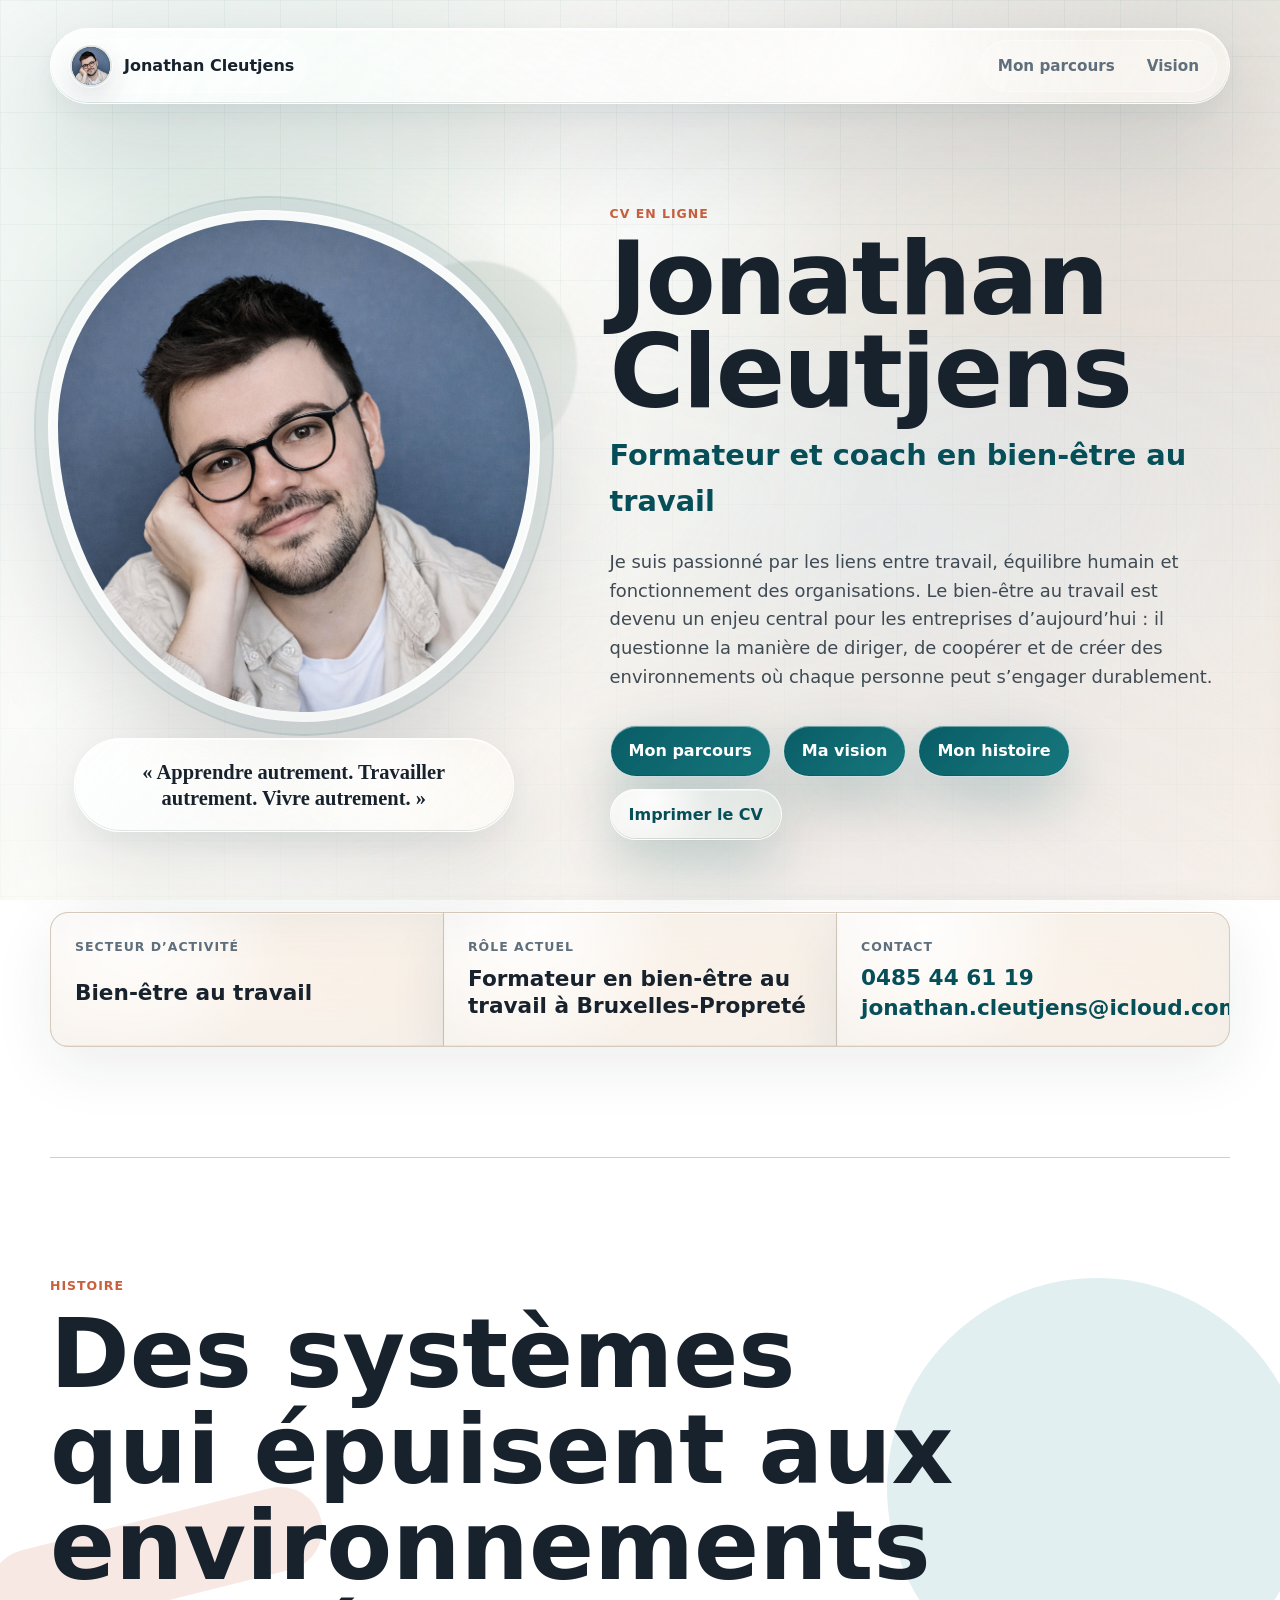
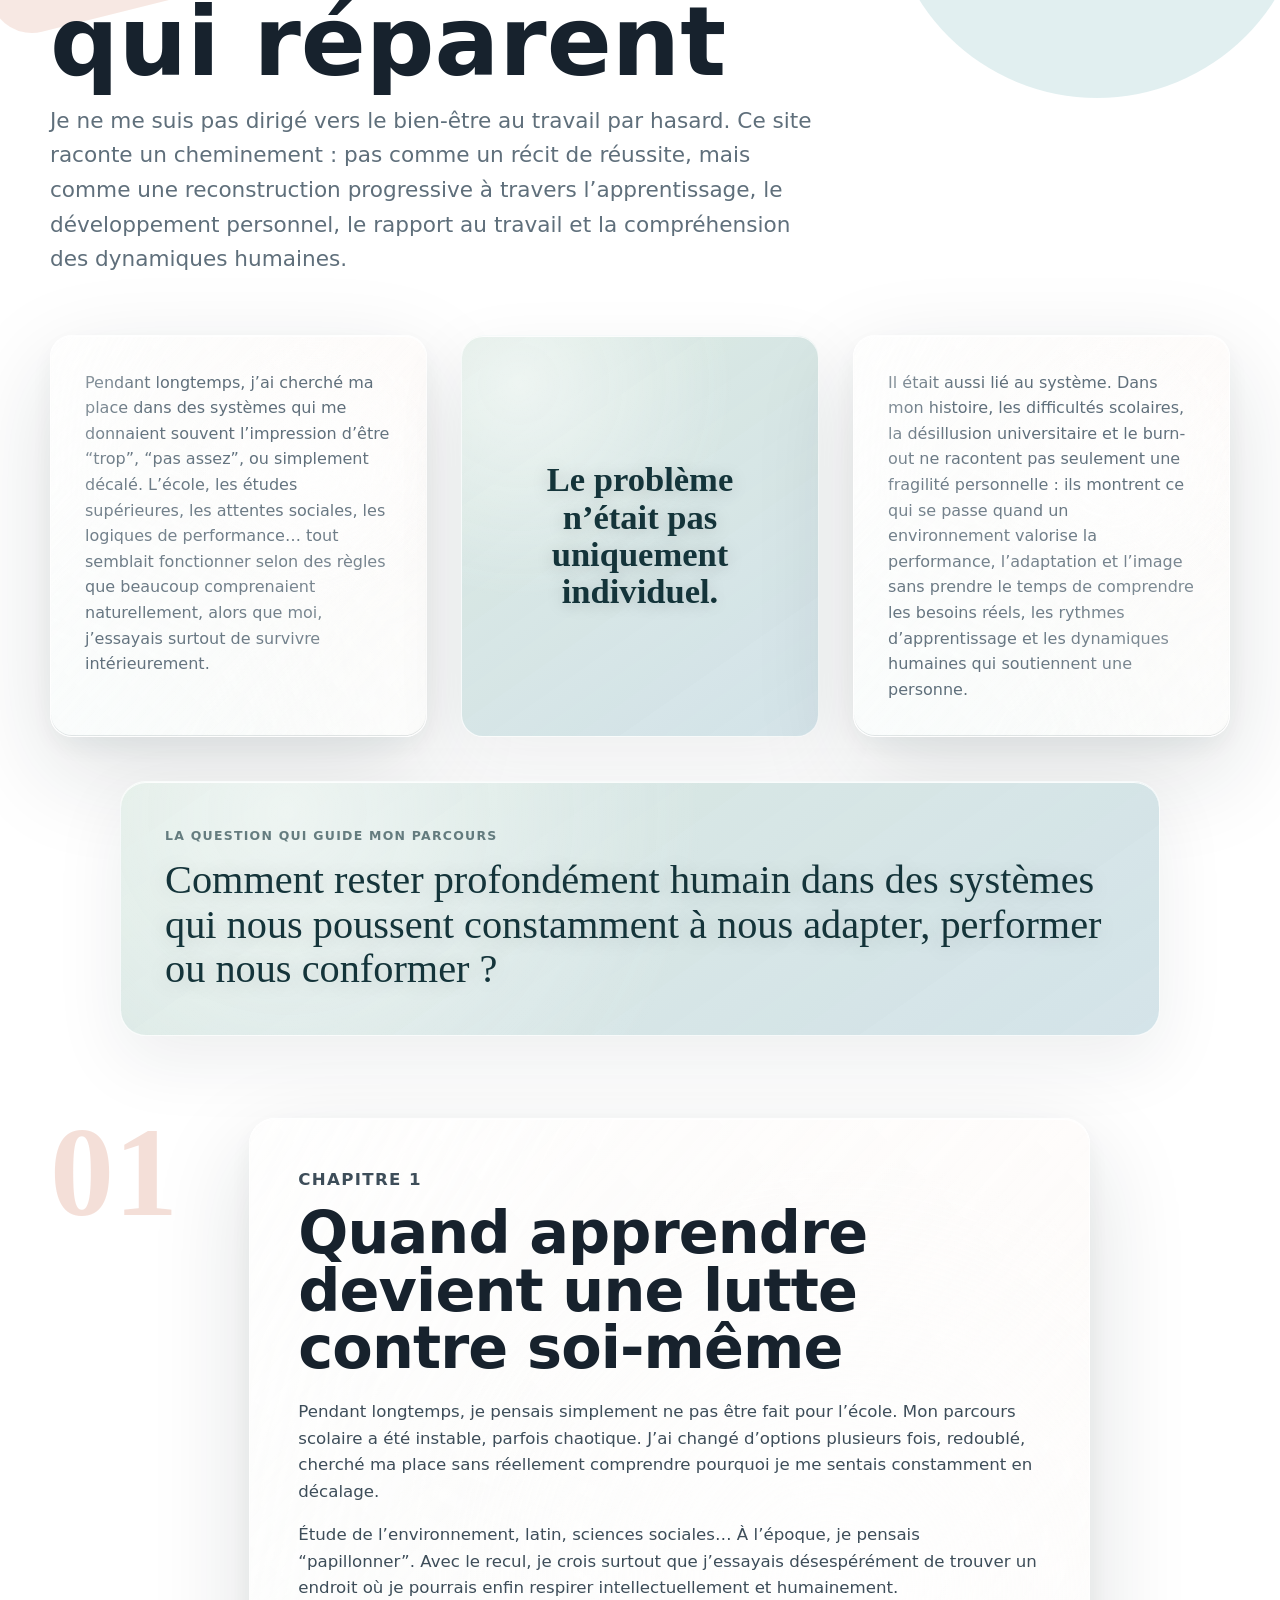
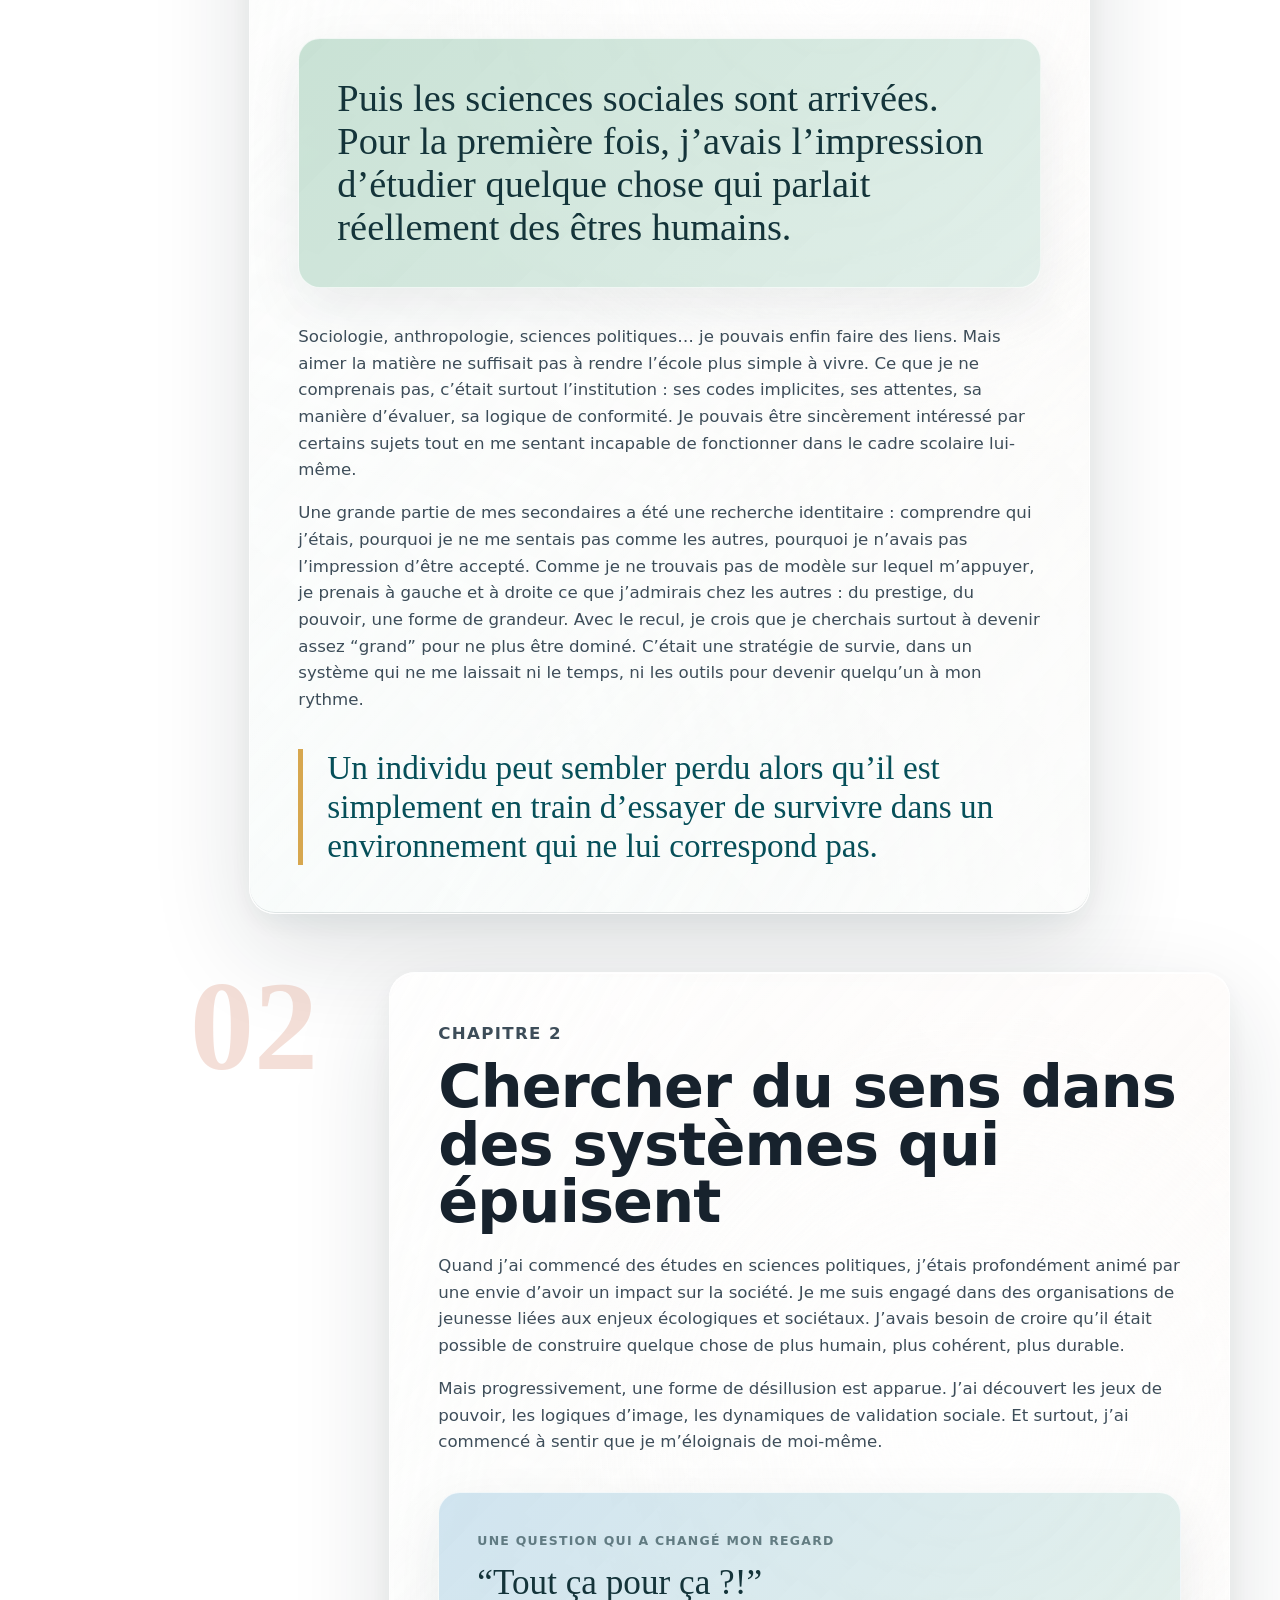
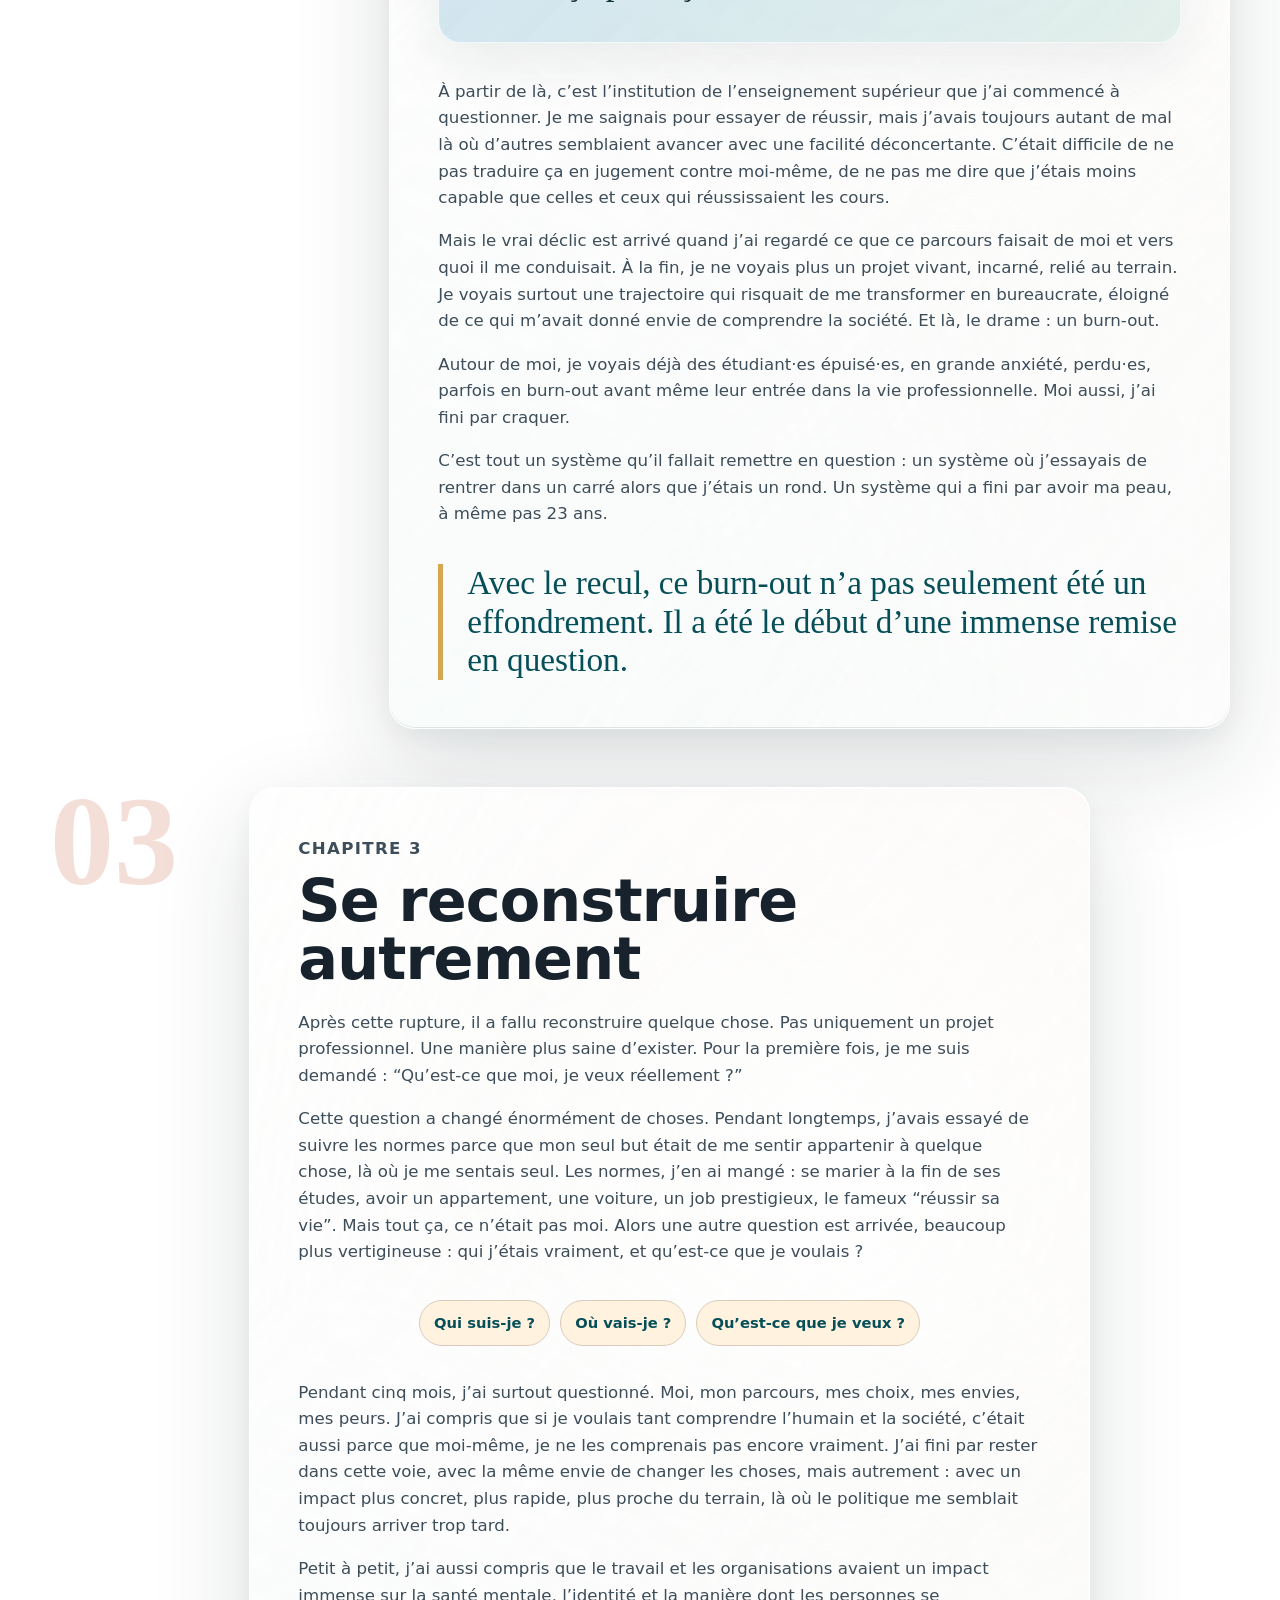
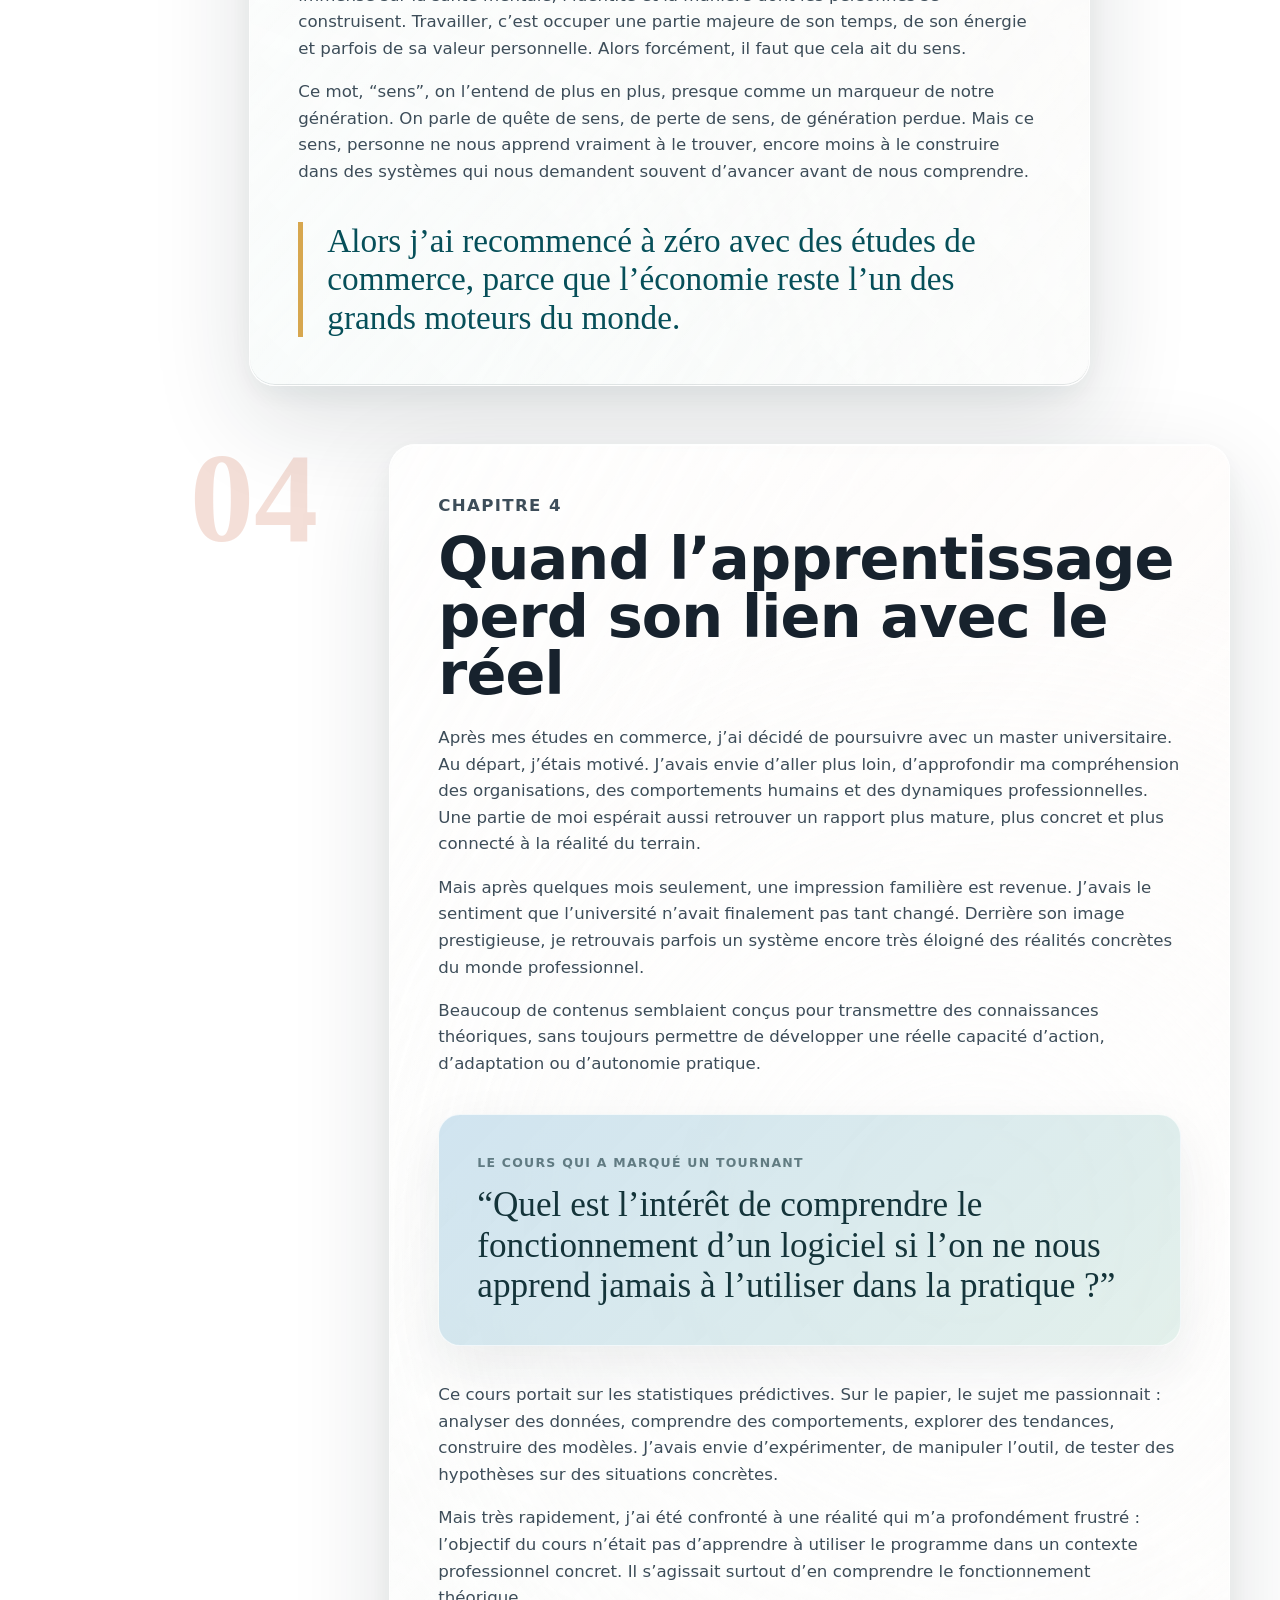
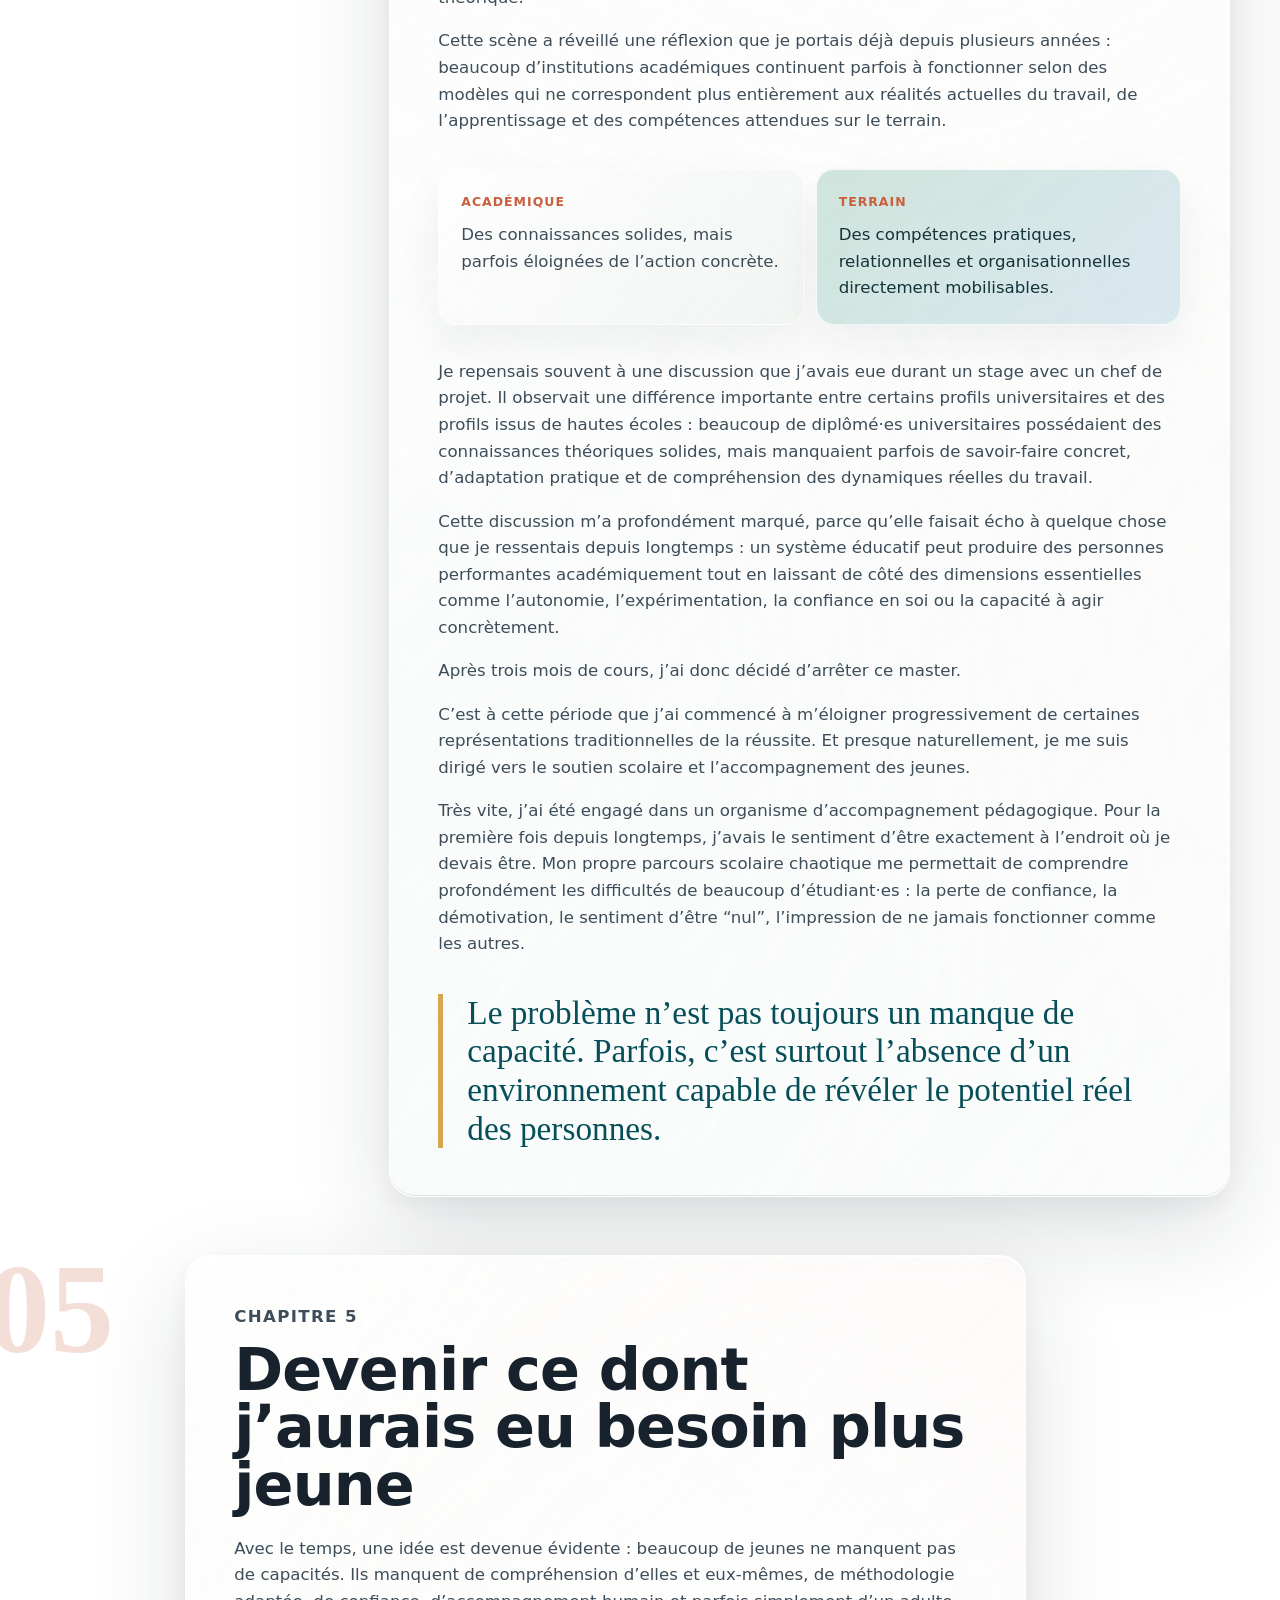
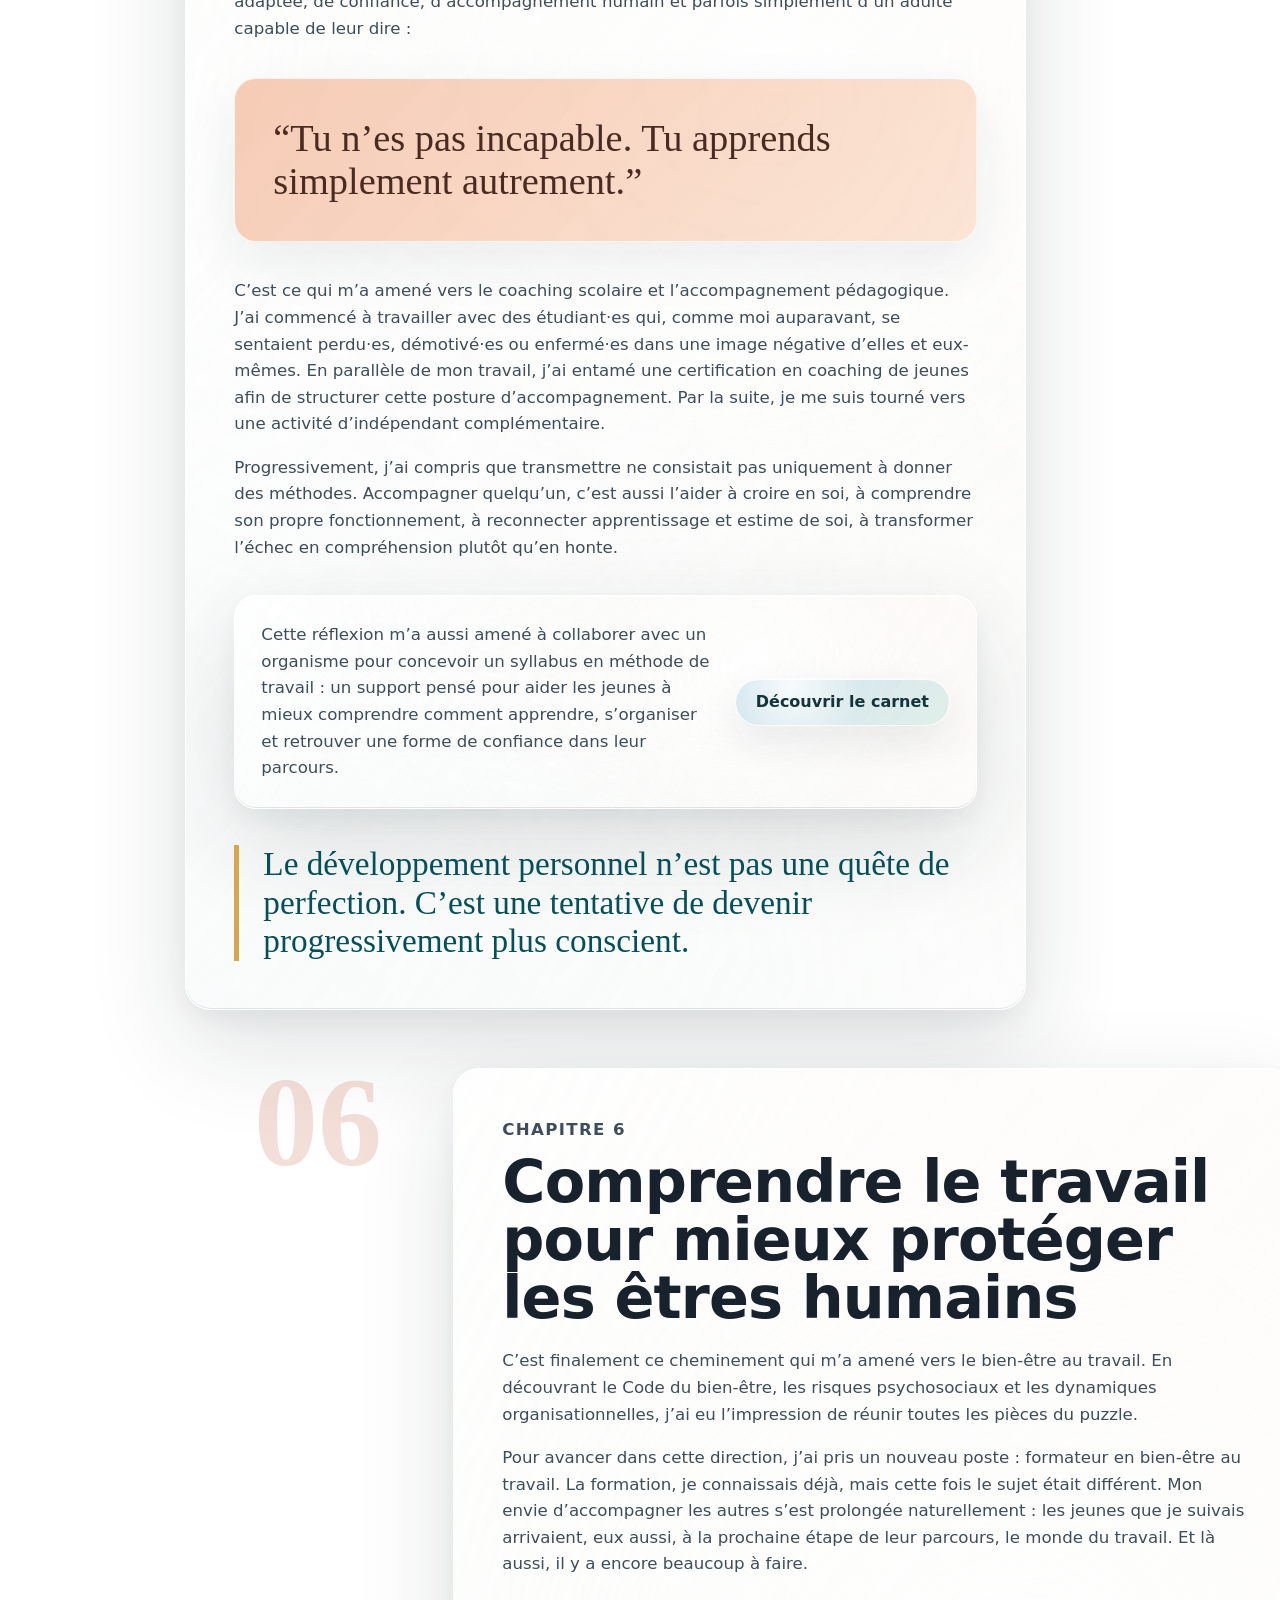
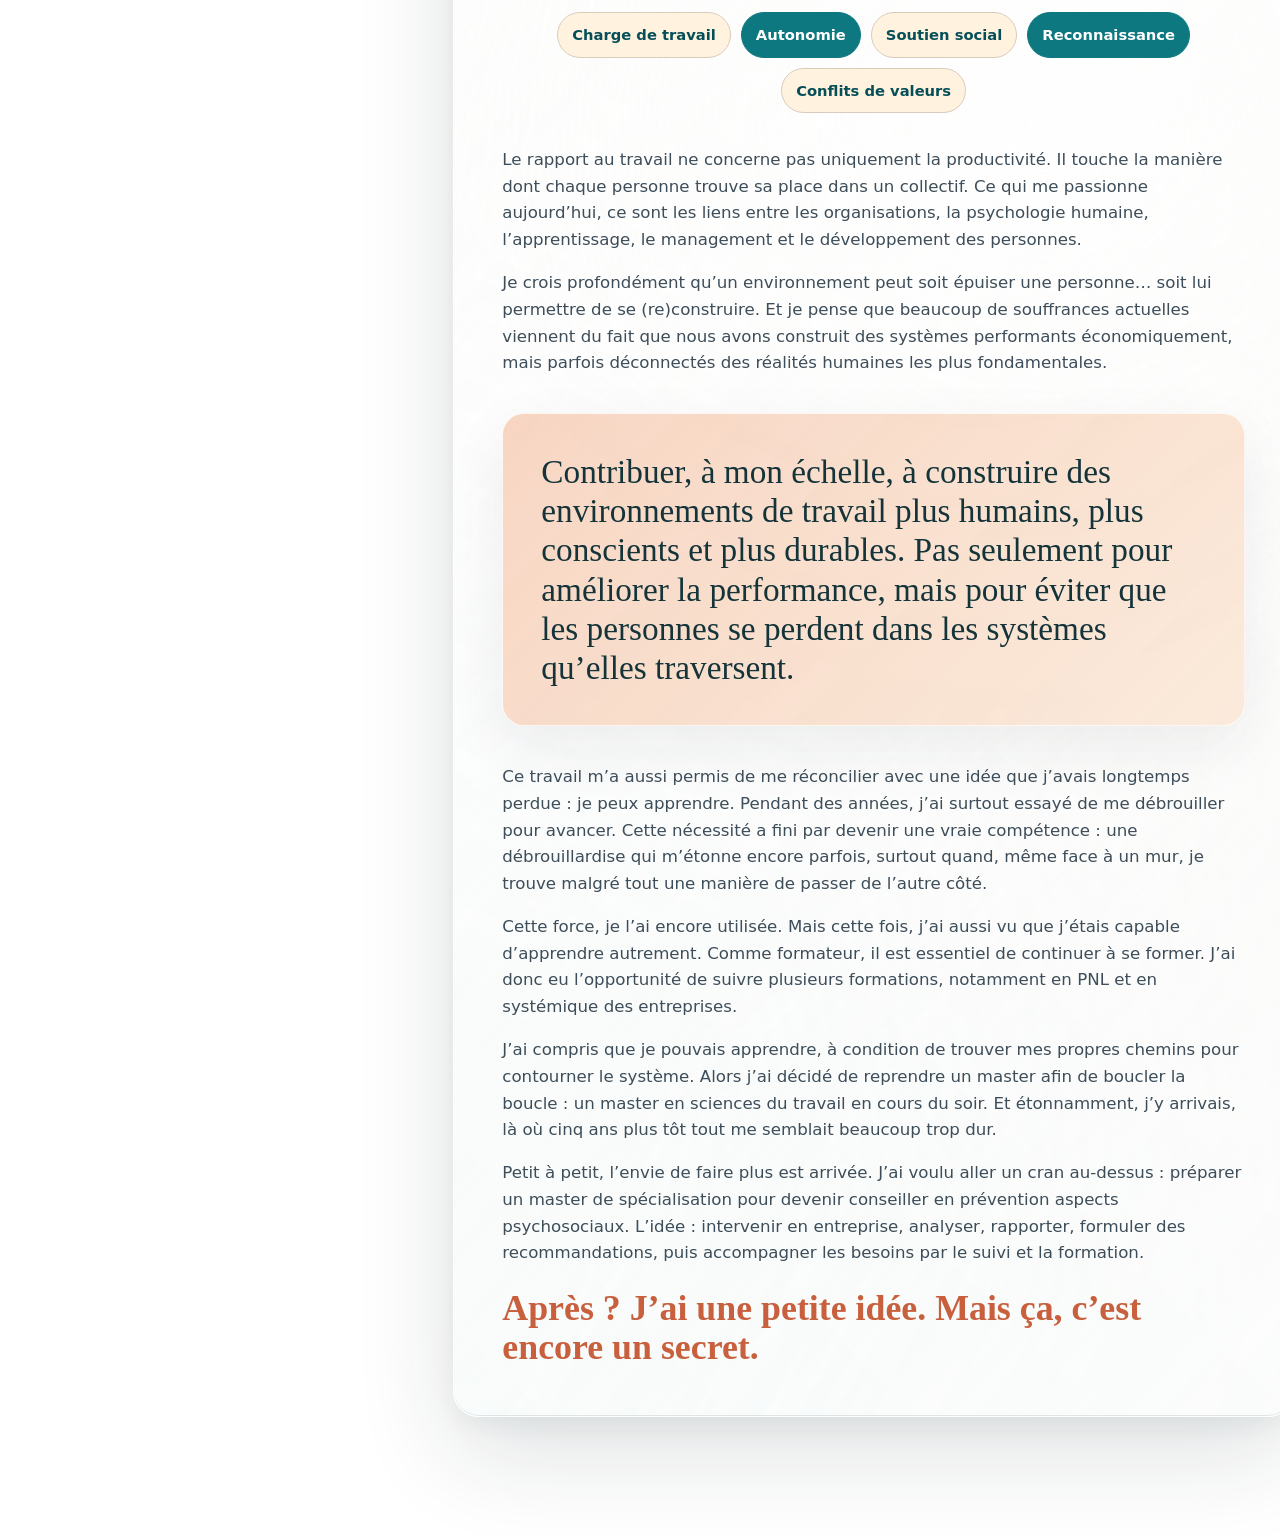
<file: index.html>
<!doctype html>
<html lang="fr">
  <head>
    <meta charset="utf-8" />
    <meta name="viewport" content="width=device-width, initial-scale=1" />
    <meta
      name="description"
      content="CV en ligne de Jonathan Cleutjens, base évolutive créée à partir des informations publiques LinkedIn."
    />
    <title>Jonathan Cleutjens - CV</title>
    <link rel="stylesheet" href="styles.css" />
  </head>
  <body>
    <header class="topbar" aria-label="Navigation principale">
      <a class="brand" href="#profil" aria-label="Retour au profil">
        <img class="brand-photo" src="assets/profile.png" alt="" aria-hidden="true" />
        <span>Jonathan Cleutjens</span>
      </a>
      <nav class="nav-links" aria-label="Sections du CV">
        <a href="parcours.html">Mon parcours</a>
        <a href="vision.html">Vision</a>
      </nav>
    </header>

    <main>
      <section id="profil" class="hero">
        <div class="hero-visual">
          <img class="profile-photo" src="assets/profile.png" alt="Portrait de Jonathan Cleutjens" />
          <div class="signal-card">
            <strong>« Apprendre autrement. Travailler autrement. Vivre autrement. »</strong>
          </div>
        </div>

        <div class="hero-copy">
          <p class="eyebrow">CV en ligne</p>
          <h1>Jonathan Cleutjens</h1>
          <p class="role">Formateur et coach en bien-être au travail</p>
          <p class="intro">
            Je suis passionné par les liens entre travail, équilibre humain et fonctionnement des organisations. Le
            bien-être au travail est devenu un enjeu central pour les entreprises d’aujourd’hui : il questionne la
            manière de diriger, de coopérer et de créer des environnements où chaque personne peut s’engager durablement.
          </p>
          <div class="hero-actions">
            <a
              class="primary-action"
              href="parcours.html"
            >
              Mon parcours
            </a>
            <a
              class="primary-action"
              href="vision.html"
            >
              Ma vision
            </a>
            <a
              class="primary-action"
              href="#mon-histoire"
            >
              Mon histoire
            </a>
            <button class="secondary-action" type="button" id="printButton">Imprimer le CV</button>
          </div>
        </div>
      </section>

      <section class="snapshot" aria-label="Aperçu du profil">
        <article>
          <span>Secteur d’activité</span>
          <strong>Bien-être au travail</strong>
        </article>
        <article>
          <span>Rôle actuel</span>
          <strong>Formateur en bien-être au travail à Bruxelles-Propreté</strong>
        </article>
        <article>
          <span>Contact</span>
          <strong class="contact-lines">
            <a href="tel:+32485446119">0485 44 61 19</a>
            <a href="mailto:jonathan.cleutjens@icloud.com">jonathan.cleutjens@icloud.com</a>
          </strong>
        </article>
      </section>

      <section id="mon-histoire" class="story-lab" aria-label="Histoire personnelle">
        <div class="story-lead">
          <p class="eyebrow">Histoire</p>
          <h2>Des systèmes qui épuisent aux environnements qui réparent</h2>
          <p>
            Je ne me suis pas dirigé vers le bien-être au travail par hasard. Ce site raconte un cheminement : pas
            comme un récit de réussite, mais comme une reconstruction progressive à travers l’apprentissage, le
            développement personnel, le rapport au travail et la compréhension des dynamiques humaines.
          </p>
        </div>
        <div class="story-intro-panel">
          <p>
            Pendant longtemps, j’ai cherché ma place dans des systèmes qui me donnaient souvent l’impression d’être
            “trop”, “pas assez”, ou simplement décalé. L’école, les études supérieures, les attentes sociales, les
            logiques de performance… tout semblait fonctionner selon des règles que beaucoup comprenaient naturellement,
            alors que moi, j’essayais surtout de survivre intérieurement.
          </p>
          <strong>Le problème n’était pas uniquement individuel.</strong>
          <p>
            Il était aussi lié au système. Dans mon histoire, les difficultés scolaires, la désillusion universitaire et le
            burn-out ne racontent pas seulement une fragilité personnelle : ils montrent ce qui se passe quand un
            environnement valorise la performance, l’adaptation et l’image sans prendre le temps de comprendre les
            besoins réels, les rythmes d’apprentissage et les dynamiques humaines qui soutiennent une personne.
          </p>
        </div>

        <div class="story-question">
          <span>La question qui guide mon parcours</span>
          <p>
            Comment rester profondément humain dans des systèmes qui nous poussent constamment à nous adapter, performer
            ou nous conformer ?
          </p>
        </div>

        <div class="chapter-stack">
          <article class="story-chapter">
            <div class="chapter-number">01</div>
            <div class="chapter-body">
              <p class="eyebrow">Chapitre 1</p>
              <h3>Quand apprendre devient une lutte contre soi-même</h3>
              <p>
                Pendant longtemps, je pensais simplement ne pas être fait pour l’école. Mon parcours scolaire a été
                instable, parfois chaotique. J’ai changé d’options plusieurs fois, redoublé, cherché ma place sans
                réellement comprendre pourquoi je me sentais constamment en décalage.
              </p>
              <p>
                Étude de l’environnement, latin, sciences sociales… À l’époque, je pensais “papillonner”. Avec le
                recul, je crois surtout que j’essayais désespérément de trouver un endroit où je pourrais enfin respirer
                intellectuellement et humainement.
              </p>
              <div class="highlight-card">
                Puis les sciences sociales sont arrivées. Pour la première fois, j’avais l’impression d’étudier quelque
                chose qui parlait réellement des êtres humains.
              </div>
              <p>
                Sociologie, anthropologie, sciences politiques… je pouvais enfin faire des liens. Mais aimer la matière
                ne suffisait pas à rendre l’école plus simple à vivre. Ce que je ne comprenais pas, c’était surtout
                l’institution : ses codes implicites, ses attentes, sa manière d’évaluer, sa logique de conformité. Je
                pouvais être sincèrement intéressé par certains sujets tout en me sentant incapable de fonctionner dans
                le cadre scolaire lui-même.
              </p>
              <p>
                Une grande partie de mes secondaires a été une recherche identitaire : comprendre qui j’étais, pourquoi
                je ne me sentais pas comme les autres, pourquoi je n’avais pas l’impression d’être accepté. Comme je ne
                trouvais pas de modèle sur lequel m’appuyer, je prenais à gauche et à droite ce que j’admirais chez les
                autres : du prestige, du pouvoir, une forme de grandeur. Avec le recul, je crois que je cherchais surtout
                à devenir assez “grand” pour ne plus être dominé. C’était une stratégie de survie, dans un système qui
                ne me laissait ni le temps, ni les outils pour devenir quelqu’un à mon rythme.
              </p>
              <blockquote>
                Un individu peut sembler perdu alors qu’il est simplement en train d’essayer de survivre dans un
                environnement qui ne lui correspond pas.
              </blockquote>
            </div>
          </article>

          <article class="story-chapter offset">
            <div class="chapter-number">02</div>
            <div class="chapter-body">
              <p class="eyebrow">Chapitre 2</p>
              <h3>Chercher du sens dans des systèmes qui épuisent</h3>
              <p>
                Quand j’ai commencé des études en sciences politiques, j’étais profondément animé par une envie d’avoir
                un impact sur la société. Je me suis engagé dans des organisations de jeunesse liées aux enjeux
                écologiques et sociétaux. J’avais besoin de croire qu’il était possible de construire quelque chose de
                plus humain, plus cohérent, plus durable.
              </p>
              <p>
                Mais progressivement, une forme de désillusion est apparue. J’ai découvert les jeux de pouvoir, les
                logiques d’image, les dynamiques de validation sociale. Et surtout, j’ai commencé à sentir que je
                m’éloignais de moi-même.
              </p>
              <div class="dialogue-card">
                <span>Une question qui a changé mon regard</span>
                <p>“Tout ça pour ça ?!”</p>
              </div>
              <p>
                À partir de là, c’est l’institution de l’enseignement supérieur que j’ai commencé à questionner. Je me
                saignais pour essayer de réussir, mais j’avais toujours autant de mal là où d’autres semblaient avancer
                avec une facilité déconcertante. C’était difficile de ne pas traduire ça en jugement contre moi-même, de
                ne pas me dire que j’étais moins capable que celles et ceux qui réussissaient les cours.
              </p>
              <p>
                Mais le vrai déclic est arrivé quand j’ai regardé ce que ce parcours faisait de moi et vers quoi il me
                conduisait. À la fin, je ne voyais plus un projet vivant, incarné, relié au terrain. Je voyais surtout
                une trajectoire qui risquait de me transformer en bureaucrate, éloigné de ce qui m’avait donné envie de
                comprendre la société. Et là, le drame : un burn-out.
              </p>
              <p>
                Autour de moi, je voyais déjà des étudiant·es épuisé·es, en grande anxiété, perdu·es, parfois en burn-out avant même
                leur entrée dans la vie professionnelle. Moi aussi, j’ai fini par craquer.
              </p>
              <p>
                C’est tout un système qu’il fallait remettre en question : un système où j’essayais de rentrer dans un carré alors
                que j’étais un rond. Un système qui a fini par avoir ma peau, à même pas 23 ans.
              </p>
              <blockquote>
                Avec le recul, ce burn-out n’a pas seulement été un effondrement. Il a été le début d’une immense remise
                en question.
              </blockquote>
            </div>
          </article>

          <article class="story-chapter">
            <div class="chapter-number">03</div>
            <div class="chapter-body">
              <p class="eyebrow">Chapitre 3</p>
              <h3>Se reconstruire autrement</h3>
              <p>
                Après cette rupture, il a fallu reconstruire quelque chose. Pas uniquement un projet professionnel. Une
                manière plus saine d’exister. Pour la première fois, je me suis demandé : “Qu’est-ce que moi, je veux
                réellement ?”
              </p>
              <p>
                Cette question a changé énormément de choses. Pendant longtemps, j’avais essayé de suivre les normes
                parce que mon seul but était de me sentir appartenir à quelque chose, là où je me sentais seul. Les
                normes, j’en ai mangé : se marier à la fin de ses études, avoir un appartement, une voiture, un job
                prestigieux, le fameux “réussir sa vie”. Mais tout ça, ce n’était pas moi. Alors une autre question est
                arrivée, beaucoup plus vertigineuse : qui j’étais vraiment, et qu’est-ce que je voulais ?
              </p>
              <div class="keyword-cloud" aria-label="Axes de reconstruction">
                <span>Qui suis-je ?</span>
                <span>Où vais-je ?</span>
                <span>Qu’est-ce que je veux ?</span>
              </div>
              <p>
                Pendant cinq mois, j’ai surtout questionné. Moi, mon parcours, mes choix, mes envies, mes peurs. J’ai
                compris que si je voulais tant comprendre l’humain et la société, c’était aussi parce que moi-même, je ne
                les comprenais pas encore vraiment. J’ai fini par rester dans cette voie, avec la même envie de changer
                les choses, mais autrement : avec un impact plus concret, plus rapide, plus proche du terrain, là où le
                politique me semblait toujours arriver trop tard.
              </p>
              <p>
                Petit à petit, j’ai aussi compris que le travail et les organisations avaient un impact immense sur
                la santé mentale, l’identité et la manière dont les personnes se construisent. Travailler, c’est occuper
                une partie majeure de son temps, de son énergie et parfois de sa valeur personnelle. Alors forcément, il
                faut que cela ait du sens.
              </p>
              <p>
                Ce mot, “sens”, on l’entend de plus en plus, presque comme un marqueur de notre génération. On parle de
                quête de sens, de perte de sens, de génération perdue. Mais ce sens, personne ne nous apprend vraiment à
                le trouver, encore moins à le construire dans des systèmes qui nous demandent souvent d’avancer avant de
                nous comprendre.
              </p>
              <blockquote>
                Alors j’ai recommencé à zéro avec des études de commerce, parce que l’économie reste l’un des grands
                moteurs du monde.
              </blockquote>
            </div>
          </article>

          <article class="story-chapter offset">
            <div class="chapter-number">04</div>
            <div class="chapter-body">
              <p class="eyebrow">Chapitre 4</p>
              <h3>Quand l’apprentissage perd son lien avec le réel</h3>
              <p>
                Après mes études en commerce, j’ai décidé de poursuivre avec un master universitaire. Au départ, j’étais
                motivé. J’avais envie d’aller plus loin, d’approfondir ma compréhension des organisations, des
                comportements humains et des dynamiques professionnelles. Une partie de moi espérait aussi retrouver un
                rapport plus mature, plus concret et plus connecté à la réalité du terrain.
              </p>
              <p>
                Mais après quelques mois seulement, une impression familière est revenue. J’avais le sentiment que
                l’université n’avait finalement pas tant changé. Derrière son image prestigieuse, je retrouvais
                parfois un système encore très éloigné des réalités concrètes du monde professionnel.
              </p>
              <p>
                Beaucoup de contenus semblaient conçus pour transmettre des connaissances théoriques, sans toujours
                permettre de développer une réelle capacité d’action, d’adaptation ou d’autonomie pratique.
              </p>
              <div class="dialogue-card">
                <span>Le cours qui a marqué un tournant</span>
                <p>
                  “Quel est l’intérêt de comprendre le fonctionnement d’un logiciel si l’on ne nous apprend jamais
                  à l’utiliser dans la pratique ?”
                </p>
              </div>
              <p>
                Ce cours portait sur les statistiques prédictives. Sur le papier, le sujet me passionnait : analyser des
                données, comprendre des comportements, explorer des tendances, construire des modèles. J’avais envie
                d’expérimenter, de manipuler l’outil, de tester des hypothèses sur des situations concrètes.
              </p>
              <p>
                Mais très rapidement, j’ai été confronté à une réalité qui m’a profondément frustré : l’objectif du cours
                n’était pas d’apprendre à utiliser le programme dans un contexte professionnel concret. Il
                s’agissait surtout d’en comprendre le fonctionnement théorique.
              </p>
              <p>
                Cette scène a réveillé une réflexion que je portais déjà depuis plusieurs années : beaucoup
                d’institutions académiques continuent parfois à fonctionner selon des modèles qui ne correspondent plus
                entièrement aux réalités actuelles du travail, de l’apprentissage et des compétences attendues sur le
                terrain.
              </p>
              <div class="contrast-panel">
                <div>
                  <span>Académique</span>
                  <p>Des connaissances solides, mais parfois éloignées de l’action concrète.</p>
                </div>
                <div>
                  <span>Terrain</span>
                  <p>Des compétences pratiques, relationnelles et organisationnelles directement mobilisables.</p>
                </div>
              </div>
              <p>
                Je repensais souvent à une discussion que j’avais eue durant un stage avec un chef de projet. Il observait une
                différence importante entre certains profils universitaires et des profils issus de hautes écoles :
                beaucoup de diplômé·es universitaires possédaient des connaissances théoriques solides, mais manquaient
                parfois de savoir-faire concret, d’adaptation pratique et de compréhension des dynamiques réelles du
                travail.
              </p>
              <p>
                Cette discussion m’a profondément marqué, parce qu’elle faisait écho à quelque chose que je ressentais
                depuis longtemps : un système éducatif peut produire des personnes performantes académiquement tout en
                laissant de côté des dimensions essentielles comme l’autonomie, l’expérimentation, la confiance en soi ou
                la capacité à agir concrètement.
              </p>
              <p>
                Après trois mois de cours, j’ai donc décidé d’arrêter ce master.
              </p>
              <p>
                C’est à cette période que j’ai commencé à m’éloigner progressivement de certaines représentations
                traditionnelles de la réussite. Et presque naturellement, je me suis dirigé vers le soutien scolaire et
                l’accompagnement des jeunes.
              </p>
              <p>
                Très vite, j’ai été engagé dans un organisme d’accompagnement pédagogique. Pour la première fois depuis
                longtemps, j’avais le sentiment d’être exactement à l’endroit où je devais être. Mon propre parcours
                scolaire chaotique me permettait de comprendre profondément les difficultés de beaucoup d’étudiant·es : la
                perte de confiance, la démotivation, le sentiment d’être “nul”, l’impression de ne jamais fonctionner
                comme les autres.
              </p>
              <blockquote>
                Le problème n’est pas toujours un manque de capacité. Parfois, c’est surtout l’absence d’un environnement
                capable de révéler le potentiel réel des personnes.
              </blockquote>
            </div>
          </article>

          <article class="story-chapter pull-left">
            <div class="chapter-number">05</div>
            <div class="chapter-body">
              <p class="eyebrow">Chapitre 5</p>
              <h3>Devenir ce dont j’aurais eu besoin plus jeune</h3>
              <p>
                Avec le temps, une idée est devenue évidente : beaucoup de jeunes ne manquent pas de capacités. Ils
                manquent de compréhension d’elles et eux-mêmes, de méthodologie adaptée, de confiance, d’accompagnement humain et
                parfois simplement d’un adulte capable de leur dire :
              </p>
              <div class="highlight-card warm">
                “Tu n’es pas incapable. Tu apprends simplement autrement.”
              </div>
              <p>
                C’est ce qui m’a amené vers le coaching scolaire et l’accompagnement pédagogique. J’ai commencé à
                travailler avec des étudiant·es qui, comme moi auparavant, se sentaient perdu·es, démotivé·es ou enfermé·es dans
                une image négative d’elles et eux-mêmes. En parallèle de mon travail, j’ai entamé une certification en coaching
                de jeunes afin de structurer cette posture d’accompagnement. Par la suite, je me suis tourné vers une
                activité d’indépendant complémentaire.
              </p>
              <p>
                Progressivement, j’ai compris que transmettre ne consistait pas uniquement à donner des méthodes.
                Accompagner quelqu’un, c’est aussi l’aider à croire en soi, à comprendre son propre fonctionnement,
                à reconnecter apprentissage et estime de soi, à transformer l’échec en compréhension plutôt
                qu’en honte.
              </p>
              <div class="book-callout">
                <p>
                  Cette réflexion m’a aussi amené à collaborer avec un organisme pour concevoir un syllabus en méthode
                  de travail : un support pensé pour aider les jeunes à mieux comprendre comment apprendre, s’organiser
                  et retrouver une forme de confiance dans leur parcours.
                </p>
                <a href="assets/carnet-apprentissage.pdf" target="_blank" rel="noopener">Découvrir le carnet</a>
              </div>
              <blockquote>
                Le développement personnel n’est pas une quête de perfection. C’est une tentative de devenir
                progressivement plus conscient.
              </blockquote>
            </div>
          </article>

          <article class="story-chapter finale">
            <div class="chapter-number">06</div>
            <div class="chapter-body">
              <p class="eyebrow">Chapitre 6</p>
              <h3>Comprendre le travail pour mieux protéger les êtres humains</h3>
              <p>
                C’est finalement ce cheminement qui m’a amené vers le bien-être au travail. En découvrant le Code du
                bien-être, les risques psychosociaux et les dynamiques organisationnelles, j’ai eu l’impression de
                réunir toutes les pièces du puzzle.
              </p>
              <p>
                Pour avancer dans cette direction, j’ai pris un nouveau poste : formateur en bien-être au travail.
                La formation, je connaissais déjà, mais cette fois le sujet était différent. Mon envie d’accompagner les
                autres s’est prolongée naturellement : les jeunes que je suivais arrivaient, eux aussi, à la prochaine
                étape de leur parcours, le monde du travail. Et là aussi, il y a encore beaucoup à faire.
              </p>
              <div class="impact-grid">
                <span>Charge de travail</span>
                <span>Autonomie</span>
                <span>Soutien social</span>
                <span>Reconnaissance</span>
                <span>Conflits de valeurs</span>
              </div>
              <p>
                Le rapport au travail ne concerne pas uniquement la productivité. Il touche la manière dont chaque personne trouve
                sa place dans un collectif. Ce qui me passionne aujourd’hui, ce sont les liens entre les organisations,
                la psychologie humaine, l’apprentissage, le management et le développement des personnes.
              </p>
              <p>
                Je crois profondément qu’un environnement peut soit épuiser une personne… soit lui permettre de se
                (re)construire. Et je pense que beaucoup de souffrances actuelles viennent du fait que nous avons construit
                des systèmes performants économiquement, mais parfois déconnectés des réalités humaines les plus
                fondamentales.
              </p>
              <div class="closing-statement">
                Contribuer, à mon échelle, à construire des environnements de travail plus humains, plus conscients et
                plus durables. Pas seulement pour améliorer la performance, mais pour éviter que les personnes se perdent
                dans les systèmes qu’elles traversent.
              </div>
              <div class="next-step-panel">
                <p>
                  Ce travail m’a aussi permis de me réconcilier avec une idée que j’avais longtemps perdue : je peux
                  apprendre. Pendant des années, j’ai surtout essayé de me débrouiller pour avancer. Cette nécessité a
                  fini par devenir une vraie compétence : une débrouillardise qui m’étonne encore parfois, surtout quand,
                  même face à un mur, je trouve malgré tout une manière de passer de l’autre côté.
                </p>
                <p>
                  Cette force, je l’ai encore utilisée. Mais cette fois, j’ai aussi vu que j’étais capable
                  d’apprendre autrement. Comme formateur, il est essentiel de continuer à se former. J’ai donc eu
                  l’opportunité de suivre plusieurs formations, notamment en PNL et en systémique des entreprises.
                </p>
                <p>
                  J’ai compris que je pouvais apprendre, à condition de trouver mes propres chemins pour contourner le
                  système. Alors j’ai décidé de reprendre un master afin de boucler la boucle : un master en sciences du
                  travail en cours du soir. Et étonnamment, j’y arrivais, là où cinq ans plus tôt tout me semblait
                  beaucoup trop dur.
                </p>
                <p>
                  Petit à petit, l’envie de faire plus est arrivée. J’ai voulu aller un cran au-dessus : préparer un
                  master de spécialisation pour devenir conseiller en prévention aspects psychosociaux. L’idée :
                  intervenir en entreprise, analyser, rapporter, formuler des recommandations, puis accompagner les
                  besoins par le suivi et la formation.
                </p>
                <strong>Après ? J’ai une petite idée. Mais ça, c’est encore un secret.</strong>
              </div>
            </div>
          </article>
        </div>
      </section>

    </main>

    <script src="script.js"></script>
  </body>
</html>
</file>
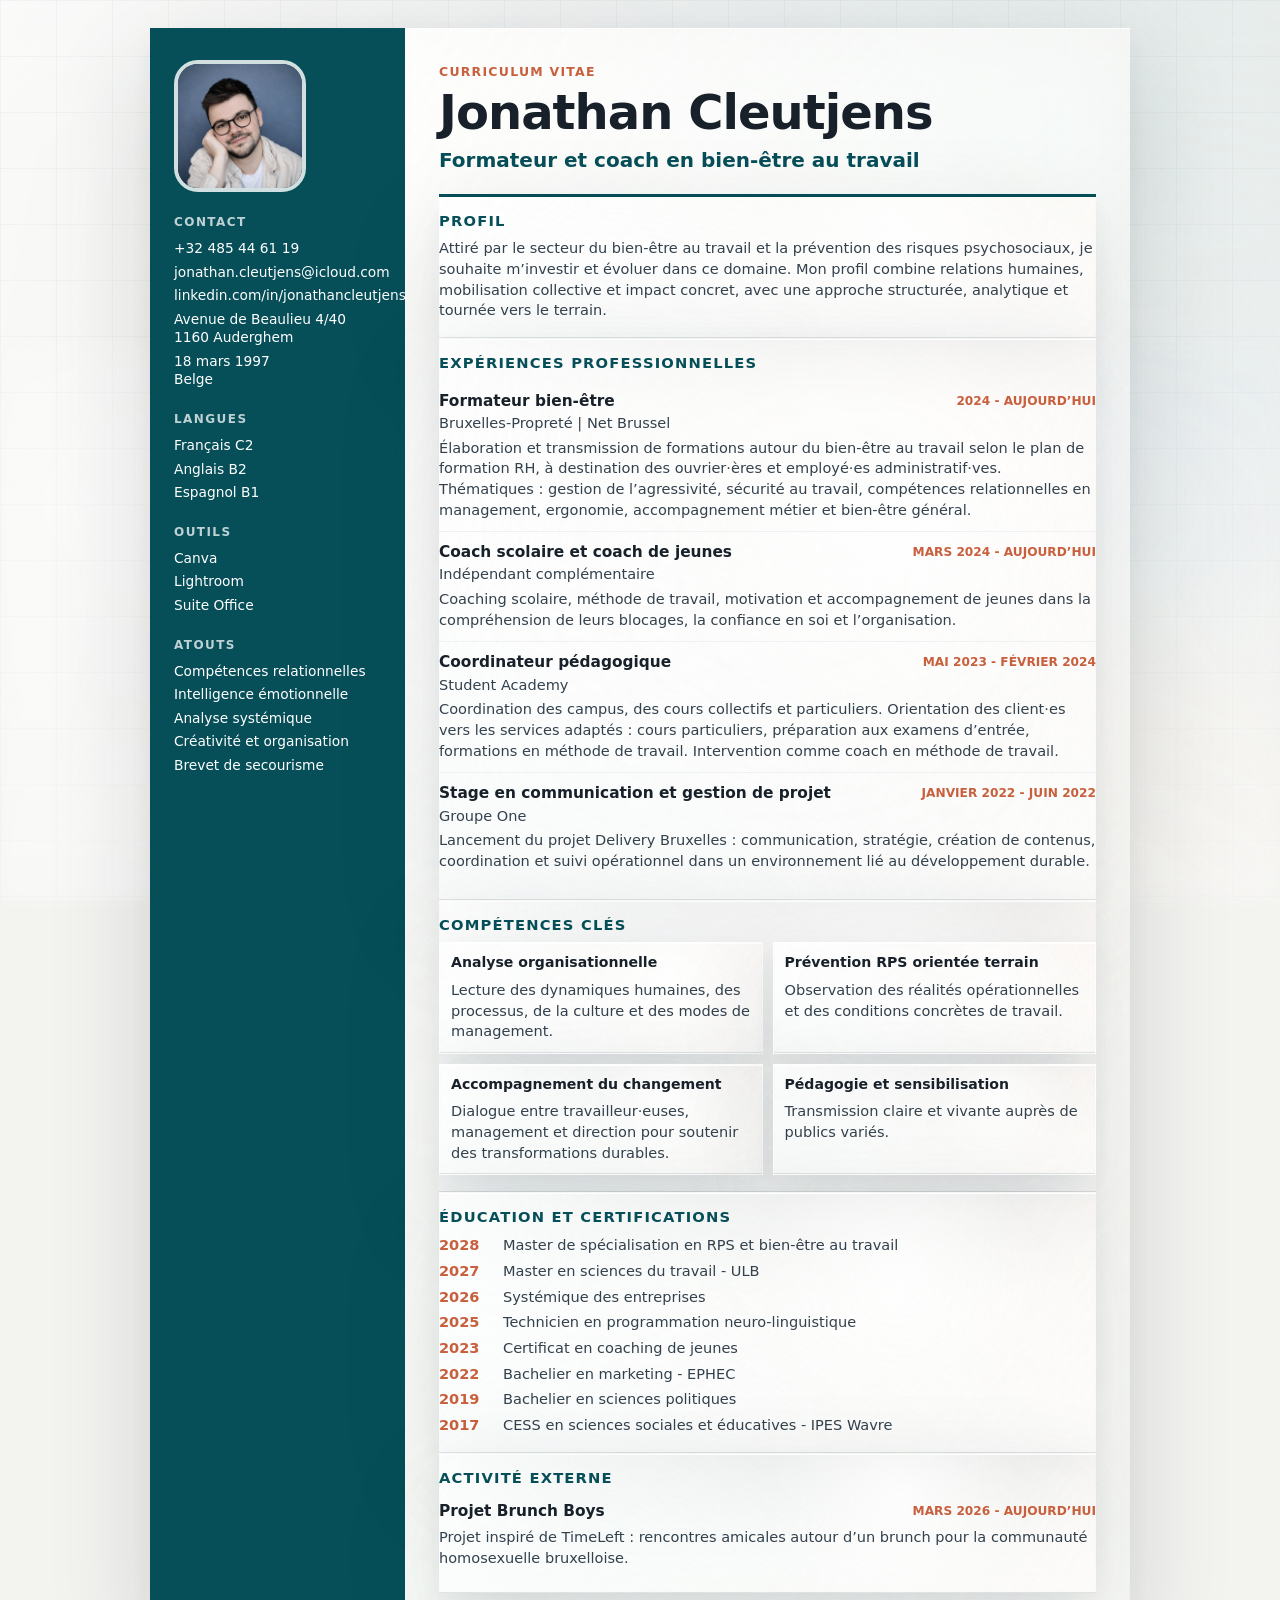
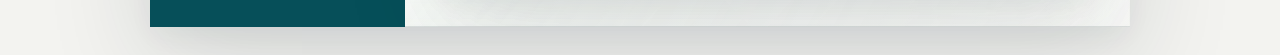
<file: cv.html>
<!doctype html>
<html lang="fr">
  <head>
    <meta charset="utf-8" />
    <meta name="viewport" content="width=device-width, initial-scale=1" />
    <title>CV - Jonathan Cleutjens</title>
    <link rel="stylesheet" href="styles.css" />
  </head>
  <body class="cv-page">
    <main class="cv-document">
      <aside class="cv-sidebar">
        <img class="cv-photo" src="assets/profile.png" alt="Portrait de Jonathan Cleutjens" />
        <section>
          <h2>Contact</h2>
          <a href="tel:+32485446119">+32 485 44 61 19</a>
          <a href="mailto:jonathan.cleutjens@icloud.com">jonathan.cleutjens@icloud.com</a>
          <a href="https://www.linkedin.com/in/jonathancleutjens/">linkedin.com/in/jonathancleutjens</a>
          <p>Avenue de Beaulieu 4/40<br />1160 Auderghem</p>
          <p>18 mars 1997<br />Belge</p>
        </section>
        <section>
          <h2>Langues</h2>
          <p>Français C2</p>
          <p>Anglais B2</p>
          <p>Espagnol B1</p>
        </section>
        <section>
          <h2>Outils</h2>
          <p>Canva</p>
          <p>Lightroom</p>
          <p>Suite Office</p>
        </section>
        <section>
          <h2>Atouts</h2>
          <p>Compétences relationnelles</p>
          <p>Intelligence émotionnelle</p>
          <p>Analyse systémique</p>
          <p>Créativité et organisation</p>
          <p>Brevet de secourisme</p>
        </section>
      </aside>

      <section class="cv-main">
        <header class="cv-header">
          <p class="cv-kicker">Curriculum vitae</p>
          <h1>Jonathan Cleutjens</h1>
          <p class="cv-role">Formateur et coach en bien-être au travail</p>
        </header>

        <section class="cv-section">
          <h2>Profil</h2>
          <p>
            Attiré par le secteur du bien-être au travail et la prévention des risques psychosociaux, je souhaite
            m’investir et évoluer dans ce domaine. Mon profil combine relations humaines, mobilisation collective et
            impact concret, avec une approche structurée, analytique et tournée vers le terrain.
          </p>
        </section>

        <section class="cv-section">
          <h2>Expériences professionnelles</h2>
          <article class="cv-item">
            <div>
              <h3>Formateur bien-être</h3>
              <p>Bruxelles-Propreté | Net Brussel</p>
            </div>
            <span>2024 - aujourd’hui</span>
            <p>
              Élaboration et transmission de formations autour du bien-être au travail selon le plan de formation RH, à
              destination des ouvrier·ères et employé·es administratif·ves. Thématiques : gestion de l’agressivité,
              sécurité au travail, compétences relationnelles en management, ergonomie, accompagnement métier et bien-être général.
            </p>
          </article>
          <article class="cv-item">
            <div>
              <h3>Coach scolaire et coach de jeunes</h3>
              <p>Indépendant complémentaire</p>
            </div>
            <span>Mars 2024 - aujourd’hui</span>
            <p>
              Coaching scolaire, méthode de travail, motivation et accompagnement de jeunes dans la compréhension de
              leurs blocages, la confiance en soi et l’organisation.
            </p>
          </article>
          <article class="cv-item">
            <div>
              <h3>Coordinateur pédagogique</h3>
              <p>Student Academy</p>
            </div>
            <span>Mai 2023 - février 2024</span>
            <p>
              Coordination des campus, des cours collectifs et particuliers. Orientation des client·es vers les services
              adaptés : cours particuliers, préparation aux examens d’entrée, formations en méthode de travail.
              Intervention comme coach en méthode de travail.
            </p>
          </article>
          <article class="cv-item">
            <div>
              <h3>Stage en communication et gestion de projet</h3>
              <p>Groupe One</p>
            </div>
            <span>Janvier 2022 - juin 2022</span>
            <p>
              Lancement du projet Delivery Bruxelles : communication, stratégie, création de contenus, coordination et
              suivi opérationnel dans un environnement lié au développement durable.
            </p>
          </article>
        </section>

        <section class="cv-section">
          <h2>Compétences clés</h2>
          <div class="cv-grid">
            <article>
              <h3>Analyse organisationnelle</h3>
              <p>Lecture des dynamiques humaines, des processus, de la culture et des modes de management.</p>
            </article>
            <article>
              <h3>Prévention RPS orientée terrain</h3>
              <p>Observation des réalités opérationnelles et des conditions concrètes de travail.</p>
            </article>
            <article>
              <h3>Accompagnement du changement</h3>
              <p>Dialogue entre travailleur·euses, management et direction pour soutenir des transformations durables.</p>
            </article>
            <article>
              <h3>Pédagogie et sensibilisation</h3>
              <p>Transmission claire et vivante auprès de publics variés.</p>
            </article>
          </div>
        </section>

        <section class="cv-section">
          <h2>Éducation et certifications</h2>
          <div class="cv-education-list">
            <p><strong>2028</strong> Master de spécialisation en RPS et bien-être au travail</p>
            <p><strong>2027</strong> Master en sciences du travail - ULB</p>
            <p><strong>2026</strong> Systémique des entreprises</p>
            <p><strong>2025</strong> Technicien en programmation neuro-linguistique</p>
            <p><strong>2023</strong> Certificat en coaching de jeunes</p>
            <p><strong>2022</strong> Bachelier en marketing - EPHEC</p>
            <p><strong>2019</strong> Bachelier en sciences politiques</p>
            <p><strong>2017</strong> CESS en sciences sociales et éducatives - IPES Wavre</p>
          </div>
        </section>

        <section class="cv-section">
          <h2>Activité externe</h2>
          <article class="cv-item compact">
            <h3>Projet Brunch Boys</h3>
            <span>Mars 2026 - aujourd’hui</span>
            <p>
              Projet inspiré de TimeLeft : rencontres amicales autour d’un brunch pour la communauté homosexuelle
              bruxelloise.
            </p>
          </article>
        </section>
      </section>
    </main>
    <script src="script.js"></script>
  </body>
</html>
</file>
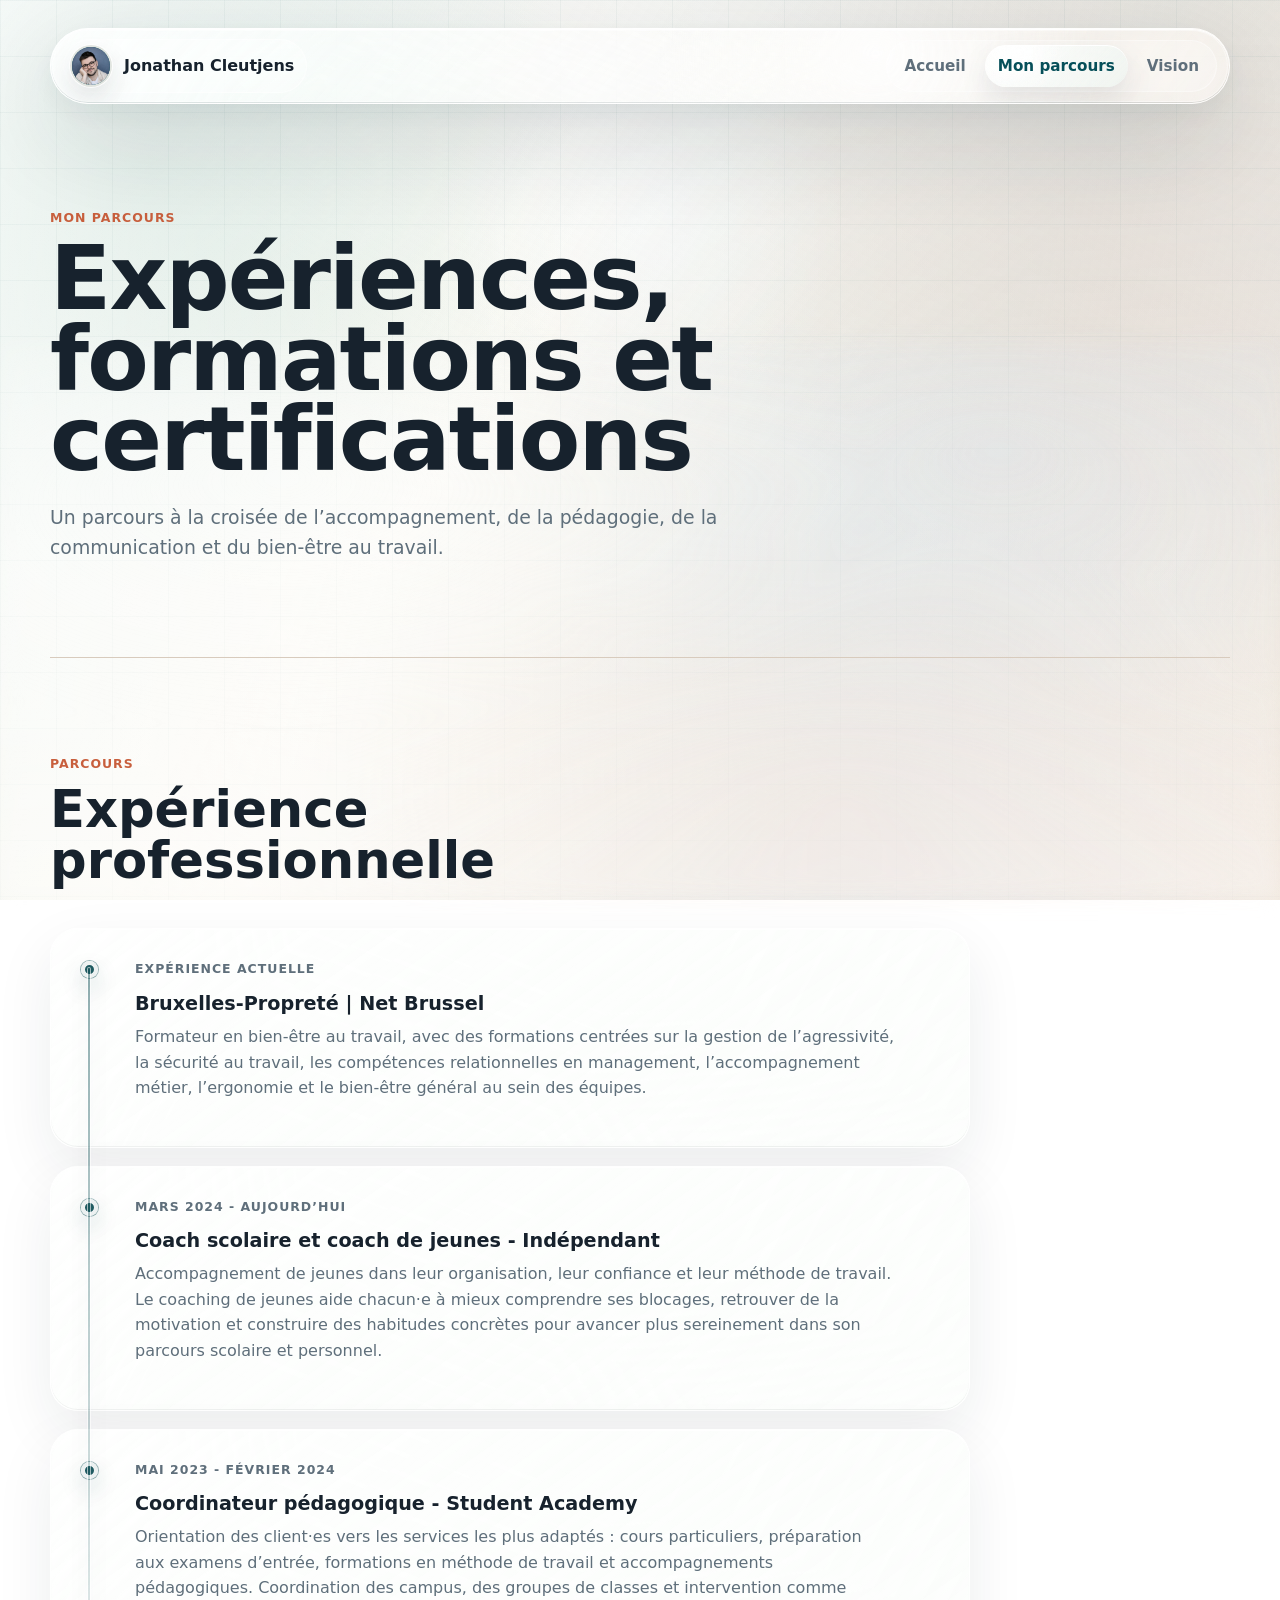
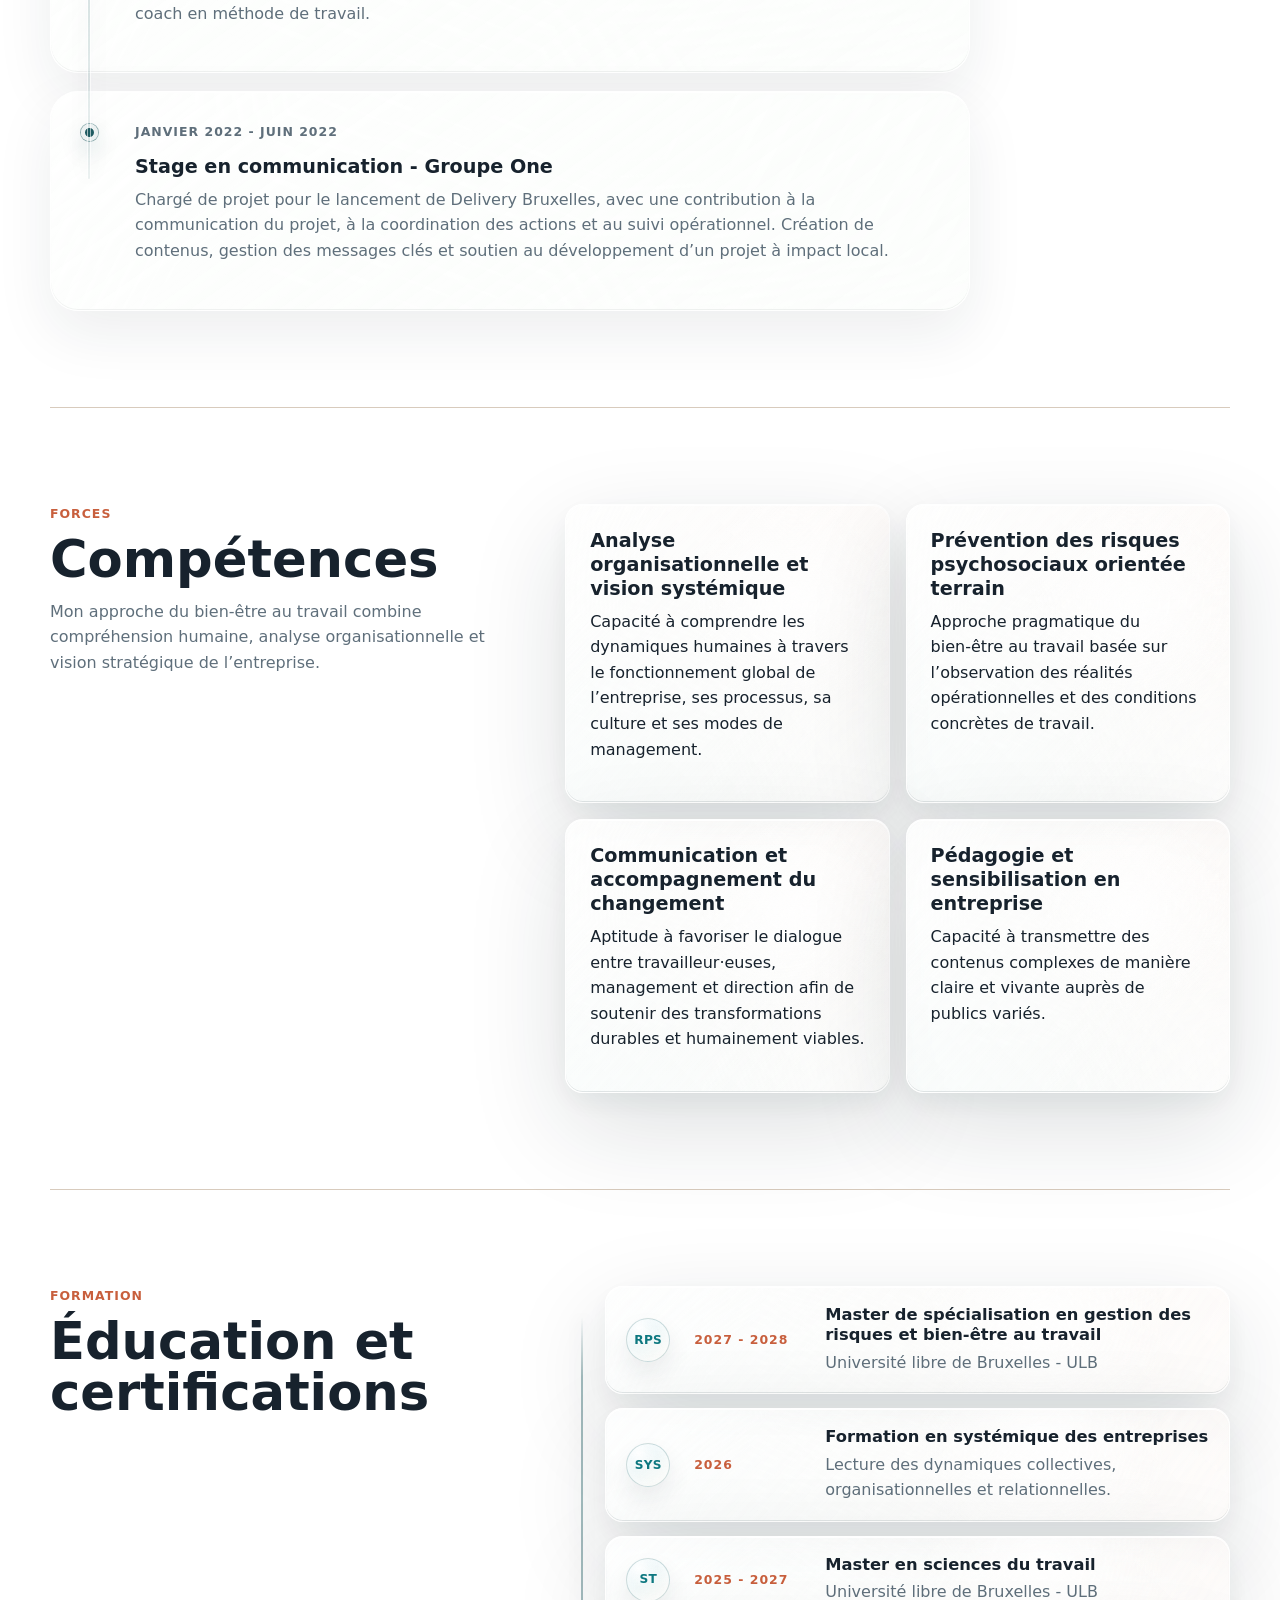
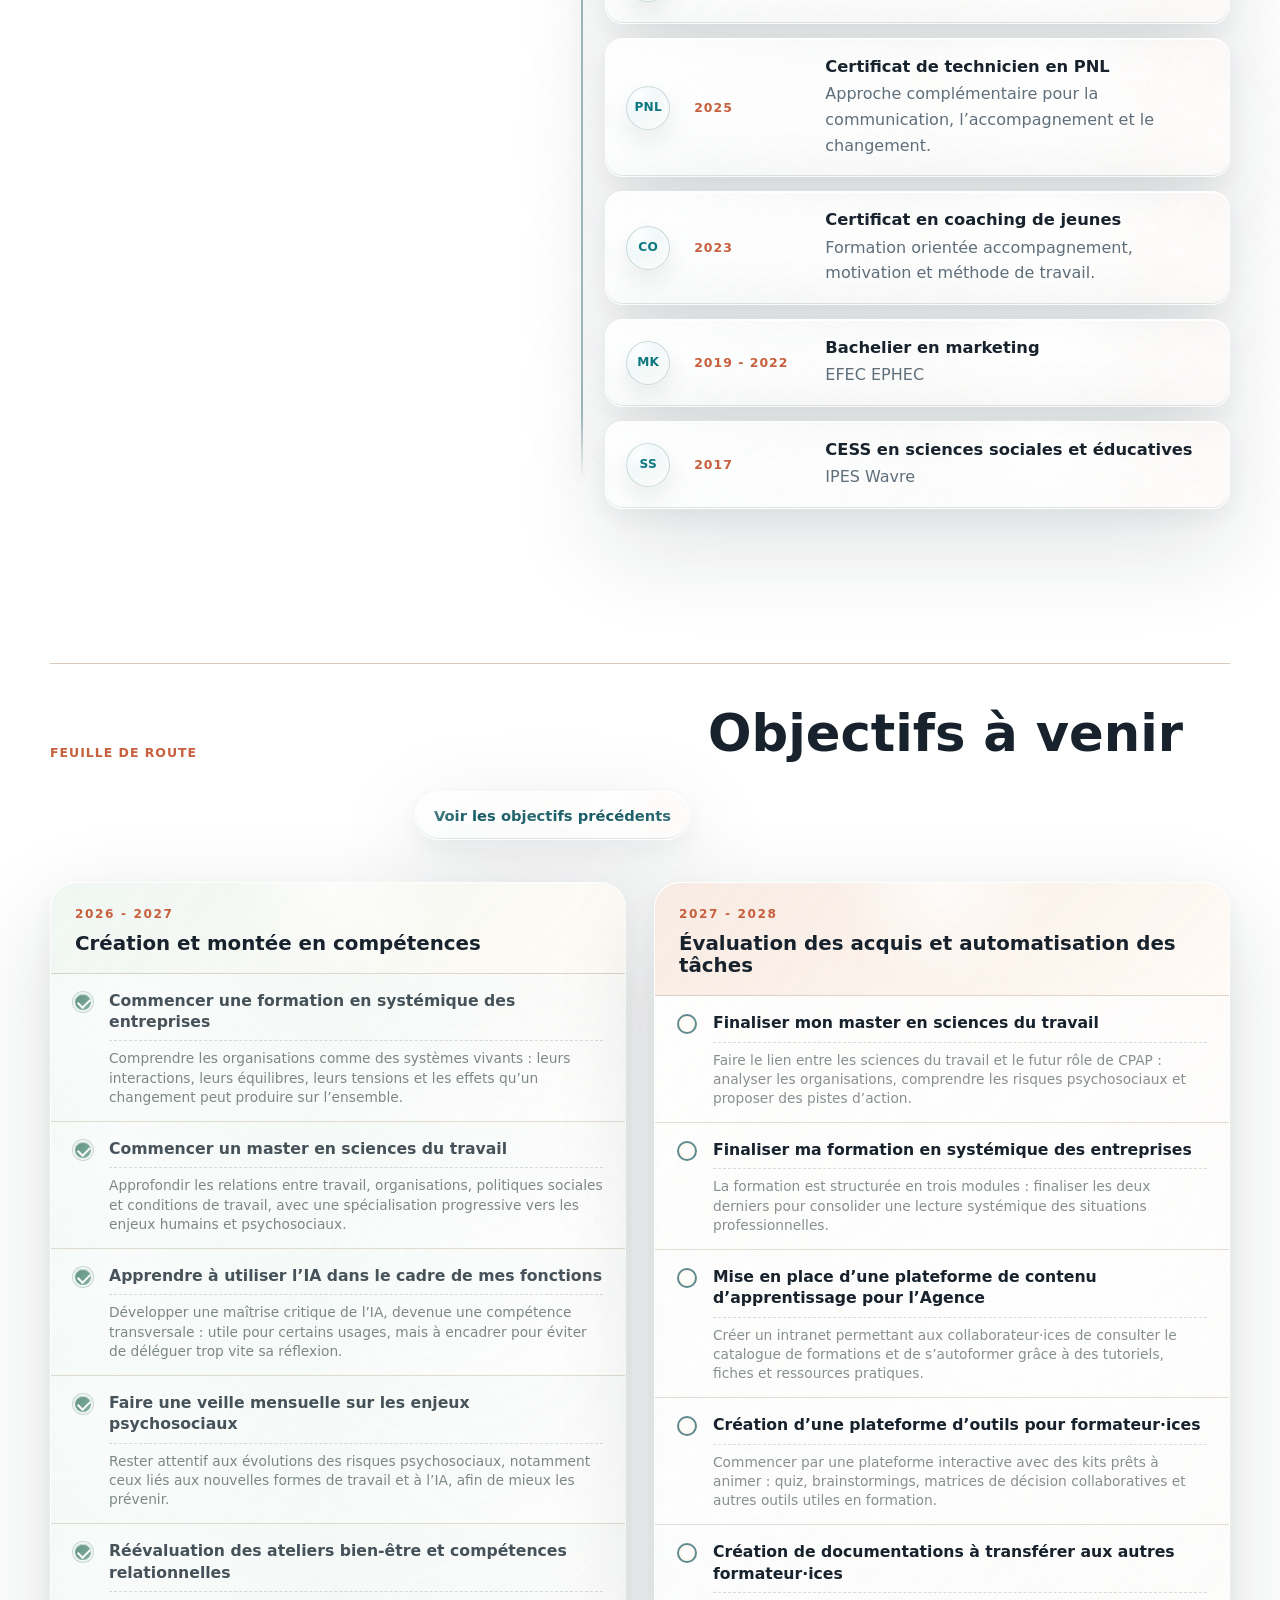
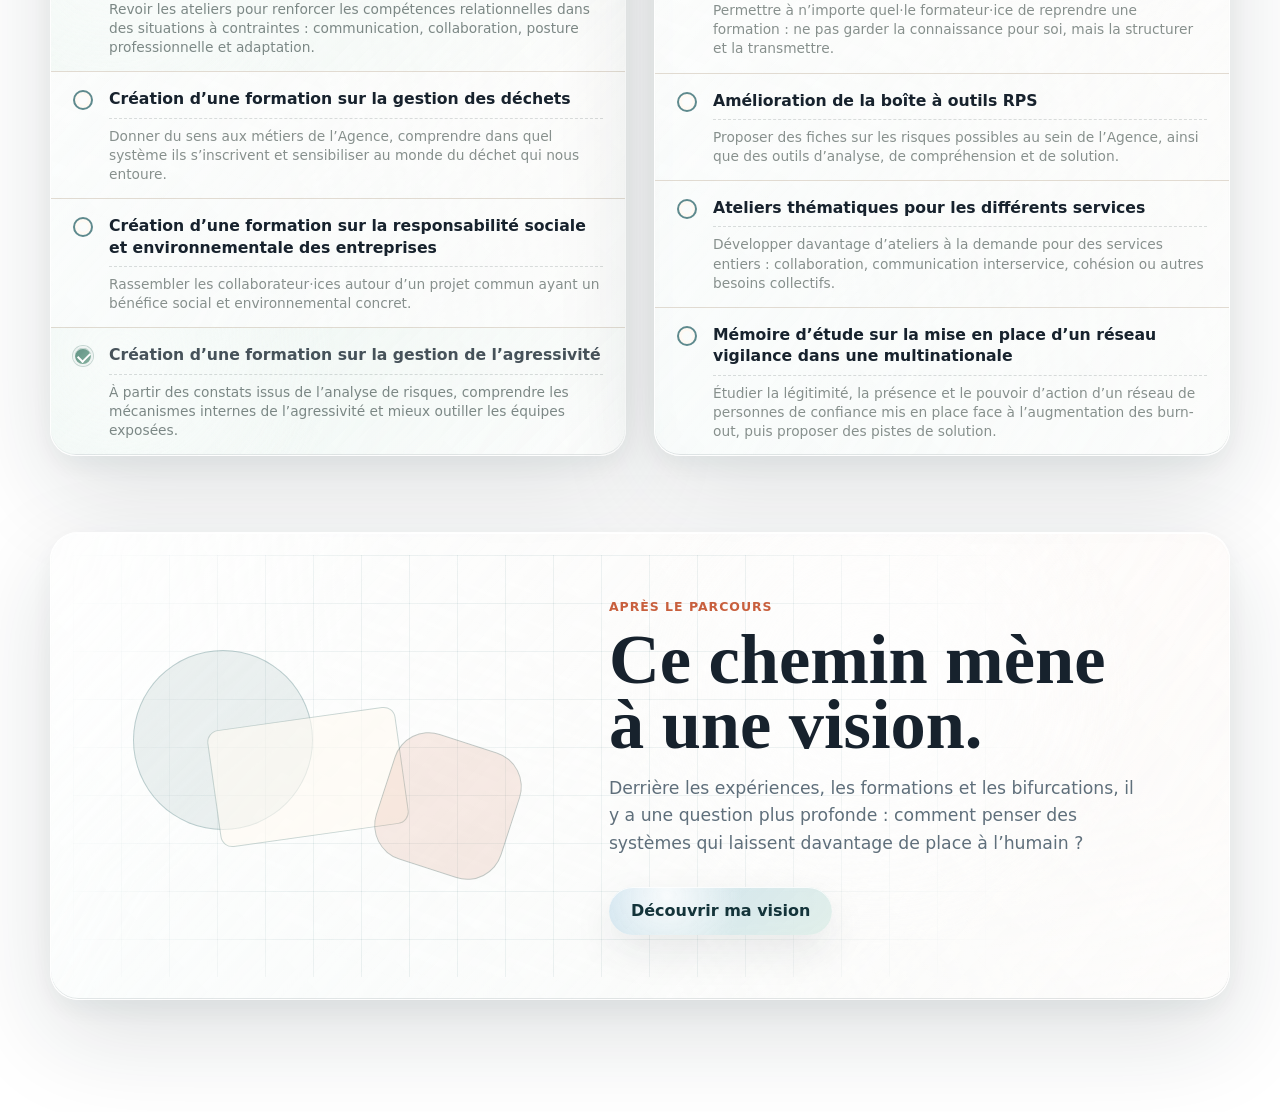
<file: parcours.html>
<!doctype html>
<html lang="fr">
  <head>
    <meta charset="utf-8" />
    <meta name="viewport" content="width=device-width, initial-scale=1" />
    <meta
      name="description"
      content="Parcours professionnel, scolaire et certifications de Jonathan Cleutjens."
    />
    <title>Mon parcours - Jonathan Cleutjens</title>
    <link rel="stylesheet" href="styles.css" />
  </head>
  <body>
    <header class="topbar" aria-label="Navigation principale">
      <a class="brand" href="index.html#profil" aria-label="Retour au profil">
        <img class="brand-photo" src="assets/profile.png" alt="" aria-hidden="true" />
        <span>Jonathan Cleutjens</span>
      </a>
      <nav class="nav-links" aria-label="Sections du CV">
        <a href="index.html">Accueil</a>
        <a href="parcours.html" aria-current="page">Mon parcours</a>
        <a href="vision.html">Vision</a>
      </nav>
    </header>

    <main>
      <section class="page-intro">
        <p class="eyebrow">Mon parcours</p>
        <h1>Expériences, formations et certifications</h1>
        <p>
          Un parcours à la croisée de l’accompagnement, de la pédagogie, de la communication et du bien-être au travail.
        </p>
      </section>

      <section id="experience" class="section">
        <div class="section-heading">
          <p class="eyebrow">Parcours</p>
          <h2>Expérience professionnelle</h2>
        </div>
        <div class="timeline">
          <article class="timeline-item">
            <div class="timeline-dot" aria-hidden="true"></div>
            <div>
              <p class="date">Expérience actuelle</p>
              <h3>Bruxelles-Propreté | Net Brussel</h3>
              <p>
                Formateur en bien-être au travail, avec des formations centrées sur la gestion de
                l’agressivité, la sécurité au travail, les compétences relationnelles en management, l’accompagnement métier,
                l’ergonomie et le bien-être général au sein des équipes.
              </p>
            </div>
          </article>
          <article class="timeline-item">
            <div class="timeline-dot" aria-hidden="true"></div>
            <div>
              <p class="date">Mars 2024 - aujourd’hui</p>
              <h3>Coach scolaire et coach de jeunes - Indépendant</h3>
              <p>
                Accompagnement de jeunes dans leur organisation, leur confiance et leur méthode de travail. Le coaching
                de jeunes aide chacun·e à mieux comprendre ses blocages, retrouver de la motivation et construire des habitudes
                concrètes pour avancer plus sereinement dans son parcours scolaire et personnel.
              </p>
            </div>
          </article>
          <article class="timeline-item">
            <div class="timeline-dot" aria-hidden="true"></div>
            <div>
              <p class="date">Mai 2023 - février 2024</p>
              <h3>Coordinateur pédagogique - Student Academy</h3>
              <p>
                Orientation des client·es vers les services les plus adaptés : cours particuliers, préparation aux examens
                d’entrée, formations en méthode de travail et accompagnements pédagogiques. Coordination des campus, des
                groupes de classes et intervention comme coach en méthode de travail.
              </p>
            </div>
          </article>
          <article class="timeline-item">
            <div class="timeline-dot" aria-hidden="true"></div>
            <div>
              <p class="date">Janvier 2022 - juin 2022</p>
              <h3>Stage en communication - Groupe One</h3>
              <p>
                Chargé de projet pour le lancement de Delivery Bruxelles, avec une contribution à la communication du
                projet, à la coordination des actions et au suivi opérationnel. Création de contenus, gestion des
                messages clés et soutien au développement d’un projet à impact local.
              </p>
            </div>
          </article>
        </div>
      </section>

      <section id="competences" class="section split-section">
        <div class="section-heading">
          <p class="eyebrow">Forces</p>
          <h2>Compétences</h2>
          <p>
            Mon approche du bien-être au travail combine compréhension humaine, analyse organisationnelle et vision
            stratégique de l’entreprise.
          </p>
        </div>
        <div class="skill-grid">
          <article>
            <h3>Analyse organisationnelle et vision systémique</h3>
            <p>
              Capacité à comprendre les dynamiques humaines à travers le fonctionnement global de l’entreprise, ses
              processus, sa culture et ses modes de management.
            </p>
          </article>
          <article>
            <h3>Prévention des risques psychosociaux orientée terrain</h3>
            <p>
              Approche pragmatique du bien-être au travail basée sur l’observation des réalités opérationnelles et des
              conditions concrètes de travail.
            </p>
          </article>
          <article>
            <h3>Communication et accompagnement du changement</h3>
            <p>
              Aptitude à favoriser le dialogue entre travailleur·euses, management et direction afin de soutenir des
              transformations durables et humainement viables.
            </p>
          </article>
          <article>
            <h3>Pédagogie et sensibilisation en entreprise</h3>
            <p>
              Capacité à transmettre des contenus complexes de manière claire et vivante auprès de publics
              variés.
            </p>
          </article>
        </div>
      </section>

      <section class="section split-section">
        <div class="section-heading">
          <p class="eyebrow">Formation</p>
          <h2>Éducation et certifications</h2>
        </div>
        <div class="education-timeline" aria-label="Parcours scolaire et certifications">
          <article>
            <div class="education-icon" aria-hidden="true">RPS</div>
            <span>2027 - 2028</span>
            <div>
              <h3>Master de spécialisation en gestion des risques et bien-être au travail</h3>
              <p>Université libre de Bruxelles - ULB</p>
            </div>
          </article>
          <article>
            <div class="education-icon" aria-hidden="true">SYS</div>
            <span>2026</span>
            <div>
              <h3>Formation en systémique des entreprises</h3>
              <p>Lecture des dynamiques collectives, organisationnelles et relationnelles.</p>
            </div>
          </article>
          <article>
            <div class="education-icon" aria-hidden="true">ST</div>
            <span>2025 - 2027</span>
            <div>
              <h3>Master en sciences du travail</h3>
              <p>Université libre de Bruxelles - ULB</p>
            </div>
          </article>
          <article>
            <div class="education-icon" aria-hidden="true">PNL</div>
            <span>2025</span>
            <div>
              <h3>Certificat de technicien en PNL</h3>
              <p>Approche complémentaire pour la communication, l’accompagnement et le changement.</p>
            </div>
          </article>
          <article>
            <div class="education-icon" aria-hidden="true">CO</div>
            <span>2023</span>
            <div>
              <h3>Certificat en coaching de jeunes</h3>
              <p>Formation orientée accompagnement, motivation et méthode de travail.</p>
            </div>
          </article>
          <article>
            <div class="education-icon" aria-hidden="true">MK</div>
            <span>2019 - 2022</span>
            <div>
              <h3>Bachelier en marketing</h3>
              <p>EFEC EPHEC</p>
            </div>
          </article>
          <article>
            <div class="education-icon" aria-hidden="true">SS</div>
            <span>2017</span>
            <div>
              <h3>CESS en sciences sociales et éducatives</h3>
              <p>IPES Wavre</p>
            </div>
          </article>
        </div>
      </section>

      <section class="goals-board" aria-label="Objectifs 2026 à 2028">
        <div class="section-heading">
          <p class="eyebrow">Feuille de route</p>
          <h2>Objectifs à venir</h2>
          <button class="previous-goals-button" type="button" data-open-dialog="pastGoalsDialog">
            Voir les objectifs précédents
          </button>
        </div>
        <div class="reminders-grid">
          <article class="reminder-card">
            <div class="reminder-card-header">
              <span>2026 - 2027</span>
              <strong>Création et montée en compétences</strong>
            </div>
            <ul class="reminder-list">
              <li class="is-done">
                <span class="reminder-check" aria-hidden="true"></span>
                <div>
                  <p>Commencer une formation en systémique des entreprises</p>
                  <small>Comprendre les organisations comme des systèmes vivants : leurs interactions, leurs équilibres, leurs tensions et les effets qu’un changement peut produire sur l’ensemble.</small>
                </div>
              </li>
              <li class="is-done">
                <span class="reminder-check" aria-hidden="true"></span>
                <div>
                  <p>Commencer un master en sciences du travail</p>
                  <small>Approfondir les relations entre travail, organisations, politiques sociales et conditions de travail, avec une spécialisation progressive vers les enjeux humains et psychosociaux.</small>
                </div>
              </li>
              <li class="is-done">
                <span class="reminder-check" aria-hidden="true"></span>
                <div>
                  <p>Apprendre à utiliser l’IA dans le cadre de mes fonctions</p>
                  <small>Développer une maîtrise critique de l’IA, devenue une compétence transversale : utile pour certains usages, mais à encadrer pour éviter de déléguer trop vite sa réflexion.</small>
                </div>
              </li>
              <li class="is-done">
                <span class="reminder-check" aria-hidden="true"></span>
                <div>
                  <p>Faire une veille mensuelle sur les enjeux psychosociaux</p>
                  <small>Rester attentif aux évolutions des risques psychosociaux, notamment ceux liés aux nouvelles formes de travail et à l’IA, afin de mieux les prévenir.</small>
                </div>
              </li>
              <li class="is-done">
                <span class="reminder-check" aria-hidden="true"></span>
                <div>
                  <p>Réévaluation des ateliers bien-être et compétences relationnelles</p>
                  <small>Revoir les ateliers pour renforcer les compétences relationnelles dans des situations à contraintes : communication, collaboration, posture professionnelle et adaptation.</small>
                </div>
              </li>
              <li>
                <span class="reminder-check" aria-hidden="true"></span>
                <div>
                  <p>Création d’une formation sur la gestion des déchets</p>
                  <small>Donner du sens aux métiers de l’Agence, comprendre dans quel système ils s’inscrivent et sensibiliser au monde du déchet qui nous entoure.</small>
                </div>
              </li>
              <li>
                <span class="reminder-check" aria-hidden="true"></span>
                <div>
                  <p>Création d’une formation sur la responsabilité sociale et environnementale des entreprises</p>
                  <small>Rassembler les collaborateur·ices autour d’un projet commun ayant un bénéfice social et environnemental concret.</small>
                </div>
              </li>
              <li class="is-done">
                <span class="reminder-check" aria-hidden="true"></span>
                <div>
                  <p>Création d’une formation sur la gestion de l’agressivité</p>
                  <small>À partir des constats issus de l’analyse de risques, comprendre les mécanismes internes de l’agressivité et mieux outiller les équipes exposées.</small>
                </div>
              </li>
            </ul>
          </article>

          <article class="reminder-card">
            <div class="reminder-card-header">
              <span>2027 - 2028</span>
              <strong>Évaluation des acquis et automatisation des tâches</strong>
            </div>
            <ul class="reminder-list">
              <li>
                <span class="reminder-check" aria-hidden="true"></span>
                <div>
                  <p>Finaliser mon master en sciences du travail</p>
                  <small>Faire le lien entre les sciences du travail et le futur rôle de CPAP : analyser les organisations, comprendre les risques psychosociaux et proposer des pistes d’action.</small>
                </div>
              </li>
              <li>
                <span class="reminder-check" aria-hidden="true"></span>
                <div>
                  <p>Finaliser ma formation en systémique des entreprises</p>
                  <small>La formation est structurée en trois modules : finaliser les deux derniers pour consolider une lecture systémique des situations professionnelles.</small>
                </div>
              </li>
              <li>
                <span class="reminder-check" aria-hidden="true"></span>
                <div>
                  <p>Mise en place d’une plateforme de contenu d’apprentissage pour l’Agence</p>
                  <small>Créer un intranet permettant aux collaborateur·ices de consulter le catalogue de formations et de s’autoformer grâce à des tutoriels, fiches et ressources pratiques.</small>
                </div>
              </li>
              <li>
                <span class="reminder-check" aria-hidden="true"></span>
                <div>
                  <p>Création d’une plateforme d’outils pour formateur·ices</p>
                  <small>Commencer par une plateforme interactive avec des kits prêts à animer : quiz, brainstormings, matrices de décision collaboratives et autres outils utiles en formation.</small>
                </div>
              </li>
              <li>
                <span class="reminder-check" aria-hidden="true"></span>
                <div>
                  <p>Création de documentations à transférer aux autres formateur·ices</p>
                  <small>Permettre à n’importe quel·le formateur·ice de reprendre une formation : ne pas garder la connaissance pour soi, mais la structurer et la transmettre.</small>
                </div>
              </li>
              <li>
                <span class="reminder-check" aria-hidden="true"></span>
                <div>
                  <p>Amélioration de la boîte à outils RPS</p>
                  <small>Proposer des fiches sur les risques possibles au sein de l’Agence, ainsi que des outils d’analyse, de compréhension et de solution.</small>
                </div>
              </li>
              <li>
                <span class="reminder-check" aria-hidden="true"></span>
                <div>
                  <p>Ateliers thématiques pour les différents services</p>
                  <small>Développer davantage d’ateliers à la demande pour des services entiers : collaboration, communication interservice, cohésion ou autres besoins collectifs.</small>
                </div>
              </li>
              <li>
                <span class="reminder-check" aria-hidden="true"></span>
                <div>
                  <p>Mémoire d’étude sur la mise en place d’un réseau vigilance dans une multinationale</p>
                  <small>Étudier la légitimité, la présence et le pouvoir d’action d’un réseau de personnes de confiance mis en place face à l’augmentation des burn-out, puis proposer des pistes de solution.</small>
                </div>
              </li>
            </ul>
          </article>
        </div>
      </section>

      <dialog class="goals-dialog" id="pastGoalsDialog" aria-labelledby="pastGoalsTitle">
        <div class="goals-dialog-panel">
          <div class="goals-dialog-header">
            <div>
              <p class="eyebrow">Archives</p>
              <h2 id="pastGoalsTitle">Objectifs des années précédentes</h2>
            </div>
            <button class="dialog-close" type="button" data-dialog-close aria-label="Fermer la fenêtre">Fermer</button>
          </div>
          <div class="reminders-grid previous-reminders-grid">
            <article class="reminder-card">
              <div class="reminder-card-header">
                <span>2025 - 2026</span>
                <strong>VMV et plan stratégique</strong>
              </div>
              <ul class="reminder-list">
                <li class="is-done">
                  <span class="reminder-check" aria-hidden="true"></span>
                  <div>
                    <p>Créer un processus pour les formations</p>
                    <small>Réinventer le fonctionnement du service après l’arrivée d’une toute nouvelle équipe, sans anciennes personnes pour transmettre les repères : il fallait reconstruire les bases, les méthodes et les habitudes.</small>
                  </div>
                </li>
                <li class="is-done">
                  <span class="reminder-check" aria-hidden="true"></span>
                  <div>
                    <p>Créer une journée culture sécurité</p>
                    <small>Structurer une journée de sensibilisation autour des réflexes, responsabilités et pratiques liées à la sécurité.</small>
                  </div>
                </li>
                <li class="is-done">
                  <span class="reminder-check" aria-hidden="true"></span>
                  <div>
                    <p>Création d’un onboarding pour tou·tes les nouveaux·elles agent·es</p>
                    <small>Accueillir les nouvelles personnes avec un parcours plus clair, plus humain et plus cohérent dès leur arrivée.</small>
                  </div>
                </li>
                <li class="is-done">
                  <span class="reminder-check" aria-hidden="true"></span>
                  <div>
                    <p>Formation en programmation neuro-linguistique</p>
                    <small>Développer des outils de communication, d’accompagnement et de compréhension des comportements.</small>
                  </div>
                </li>
                <li class="is-done">
                  <span class="reminder-check" aria-hidden="true"></span>
                  <div>
                    <p>Formation Train the Trainer</p>
                    <small>Renforcer la posture de formateur et la capacité à concevoir des animations pédagogiques efficaces.</small>
                  </div>
                </li>
                <li class="is-done">
                  <span class="reminder-check" aria-hidden="true"></span>
                  <div>
                    <p>Création d’une charte graphique pour les formations</p>
                    <small>Donner une identité visuelle commune aux supports pour rendre les formations plus lisibles et professionnelles.</small>
                  </div>
                </li>
                <li class="is-done">
                  <span class="reminder-check" aria-hidden="true"></span>
                  <div>
                    <p>Création d’une formation sur l’ergonomie de bureau</p>
                    <small>Sensibiliser aux postures, aux aménagements et aux bons réflexes pour préserver la santé au travail.</small>
                  </div>
                </li>
                <li class="is-done">
                  <span class="reminder-check" aria-hidden="true"></span>
                  <div>
                    <p>Assistance dans la mise en place du management par objectifs</p>
                    <small>Accompagner la clarification des objectifs et la manière de les traduire dans le fonctionnement quotidien.</small>
                  </div>
                </li>
                <li class="is-done">
                  <span class="reminder-check" aria-hidden="true"></span>
                  <div>
                    <p>Création d’ateliers de compétences relationnelles</p>
                    <small>Concevoir des ateliers pratiques autour de la communication, de la collaboration et des compétences relationnelles.</small>
                  </div>
                </li>
              </ul>
            </article>
          </div>
        </div>
      </dialog>

      <section class="vision-invite" aria-label="Invitation vers la page Vision">
        <div class="vision-invite-art" aria-hidden="true">
          <span></span>
          <span></span>
          <span></span>
        </div>
        <div class="vision-invite-copy">
          <p class="eyebrow">Après le parcours</p>
          <h2>Ce chemin mène à une vision.</h2>
          <p>
            Derrière les expériences, les formations et les bifurcations, il y a une question plus profonde :
            comment penser des systèmes qui laissent davantage de place à l’humain ?
          </p>
          <a href="vision.html">Découvrir ma vision</a>
        </div>
      </section>
    </main>

    <script src="script.js"></script>
  </body>
</html>
</file>
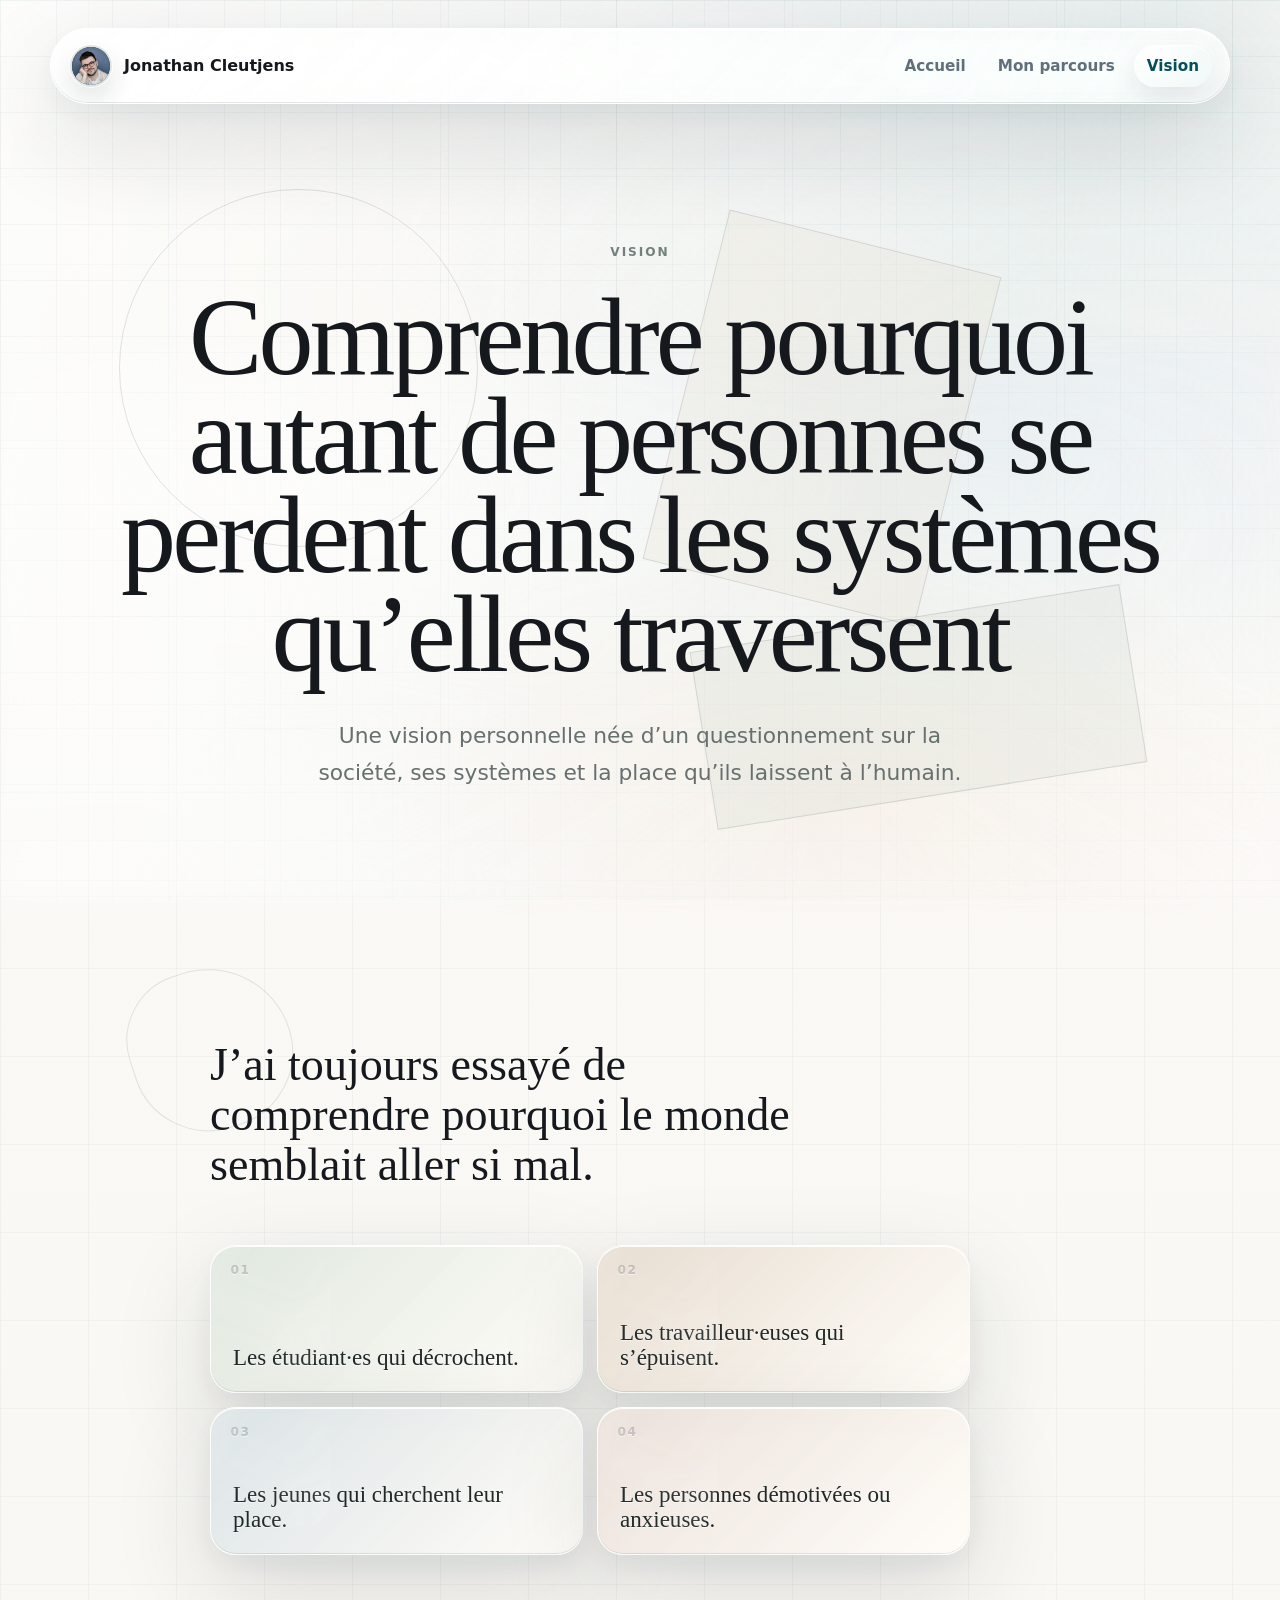
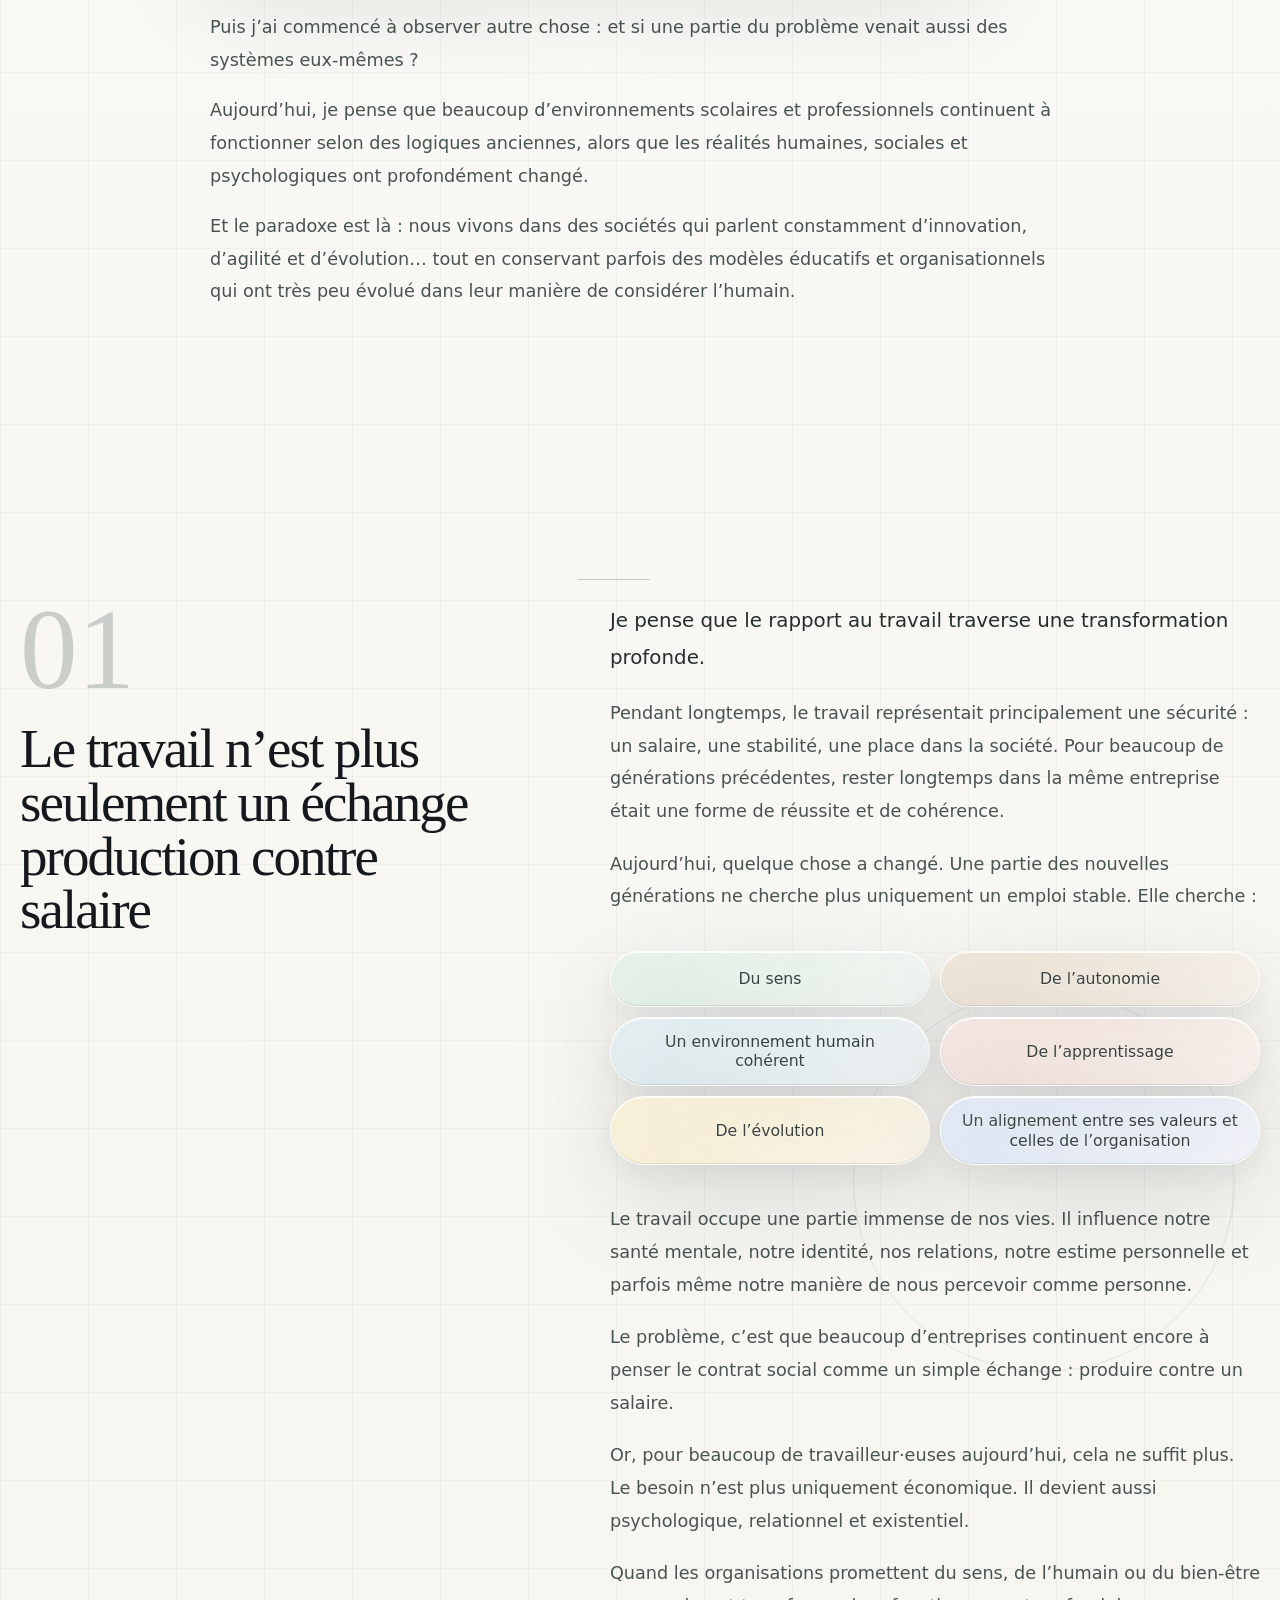
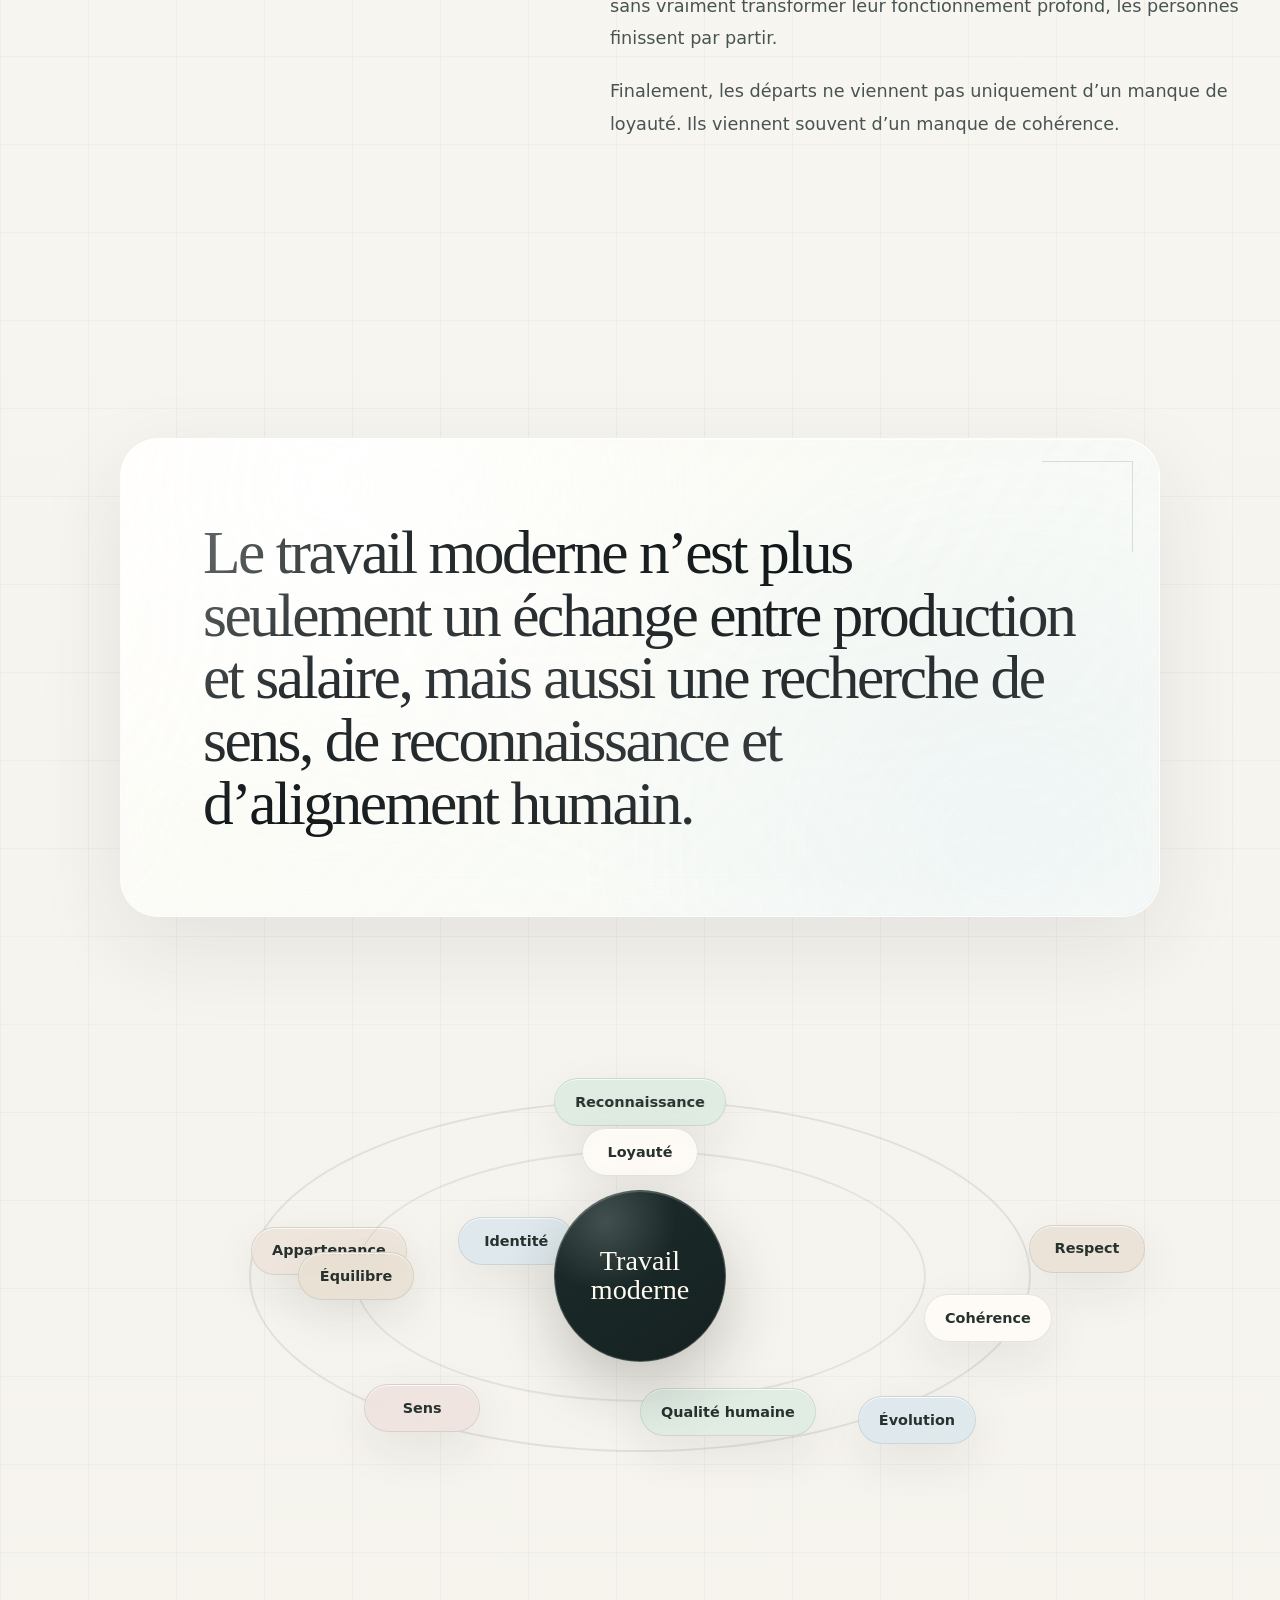
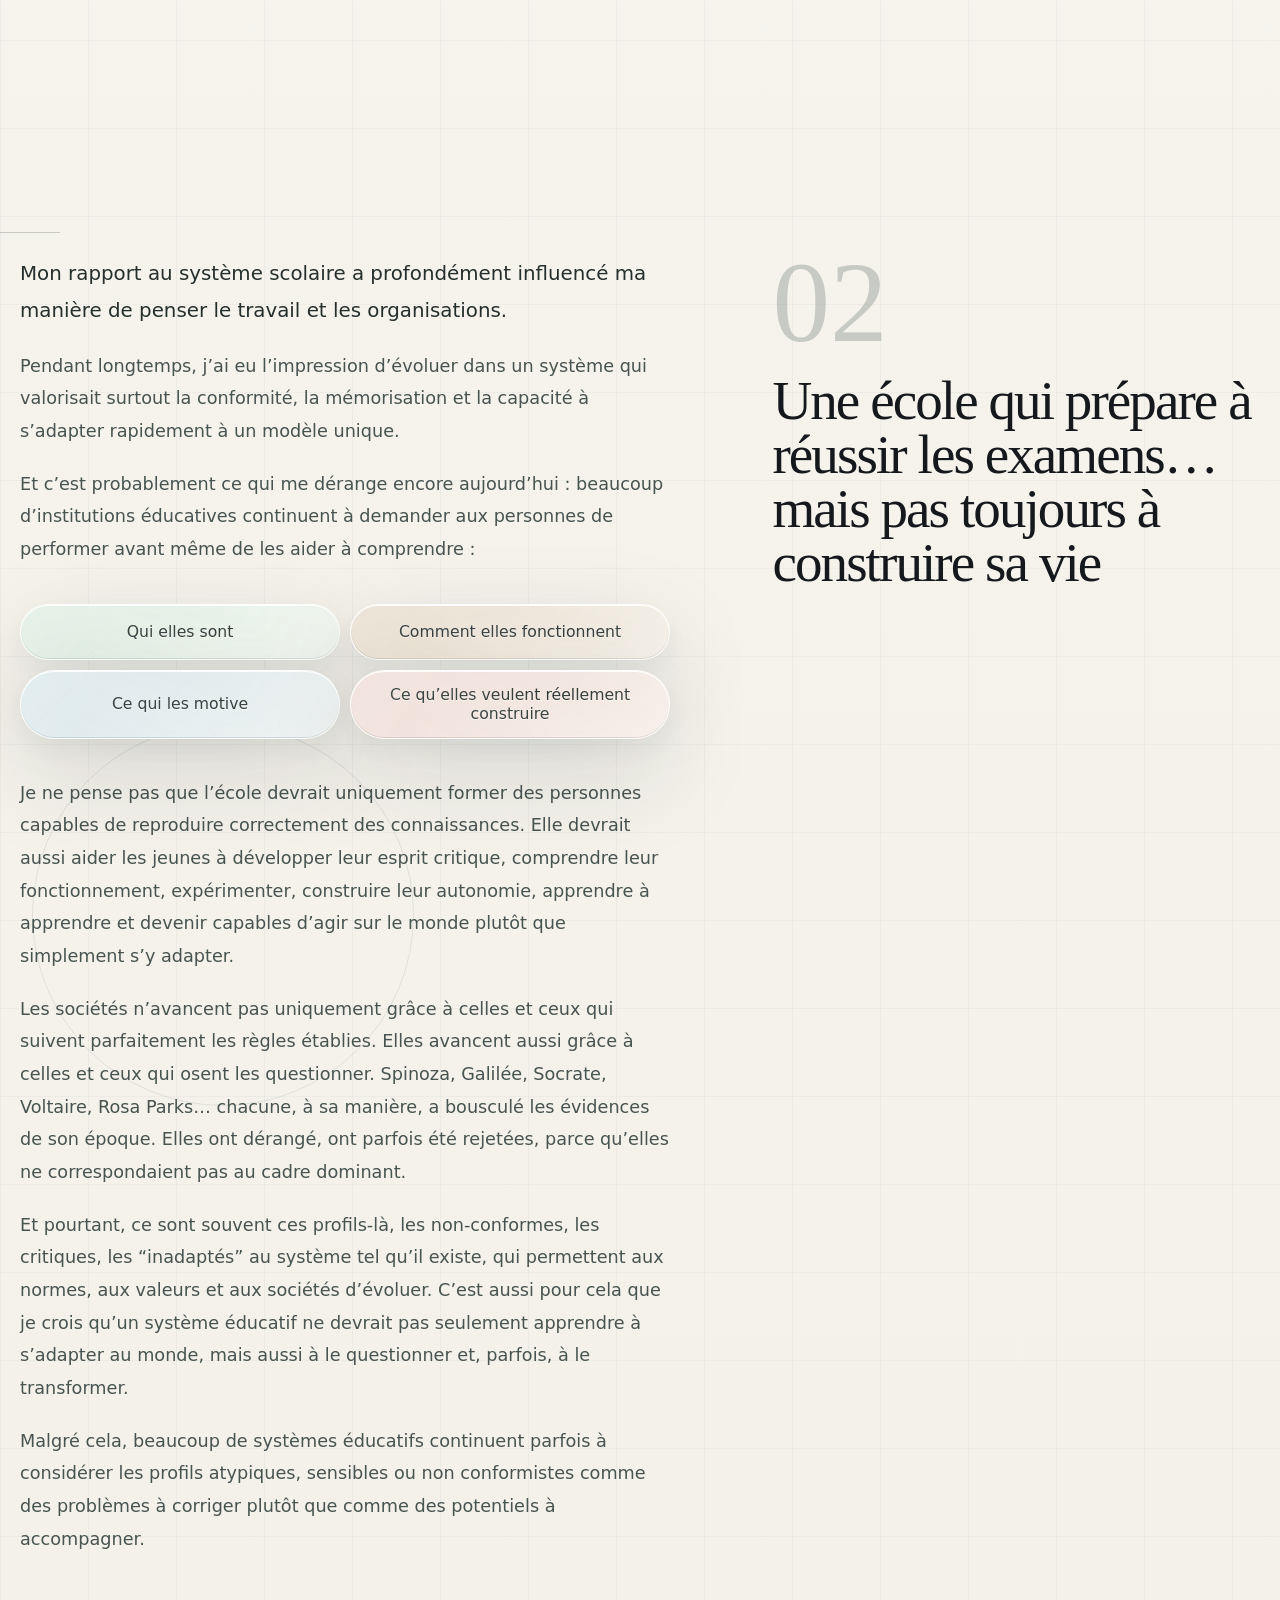
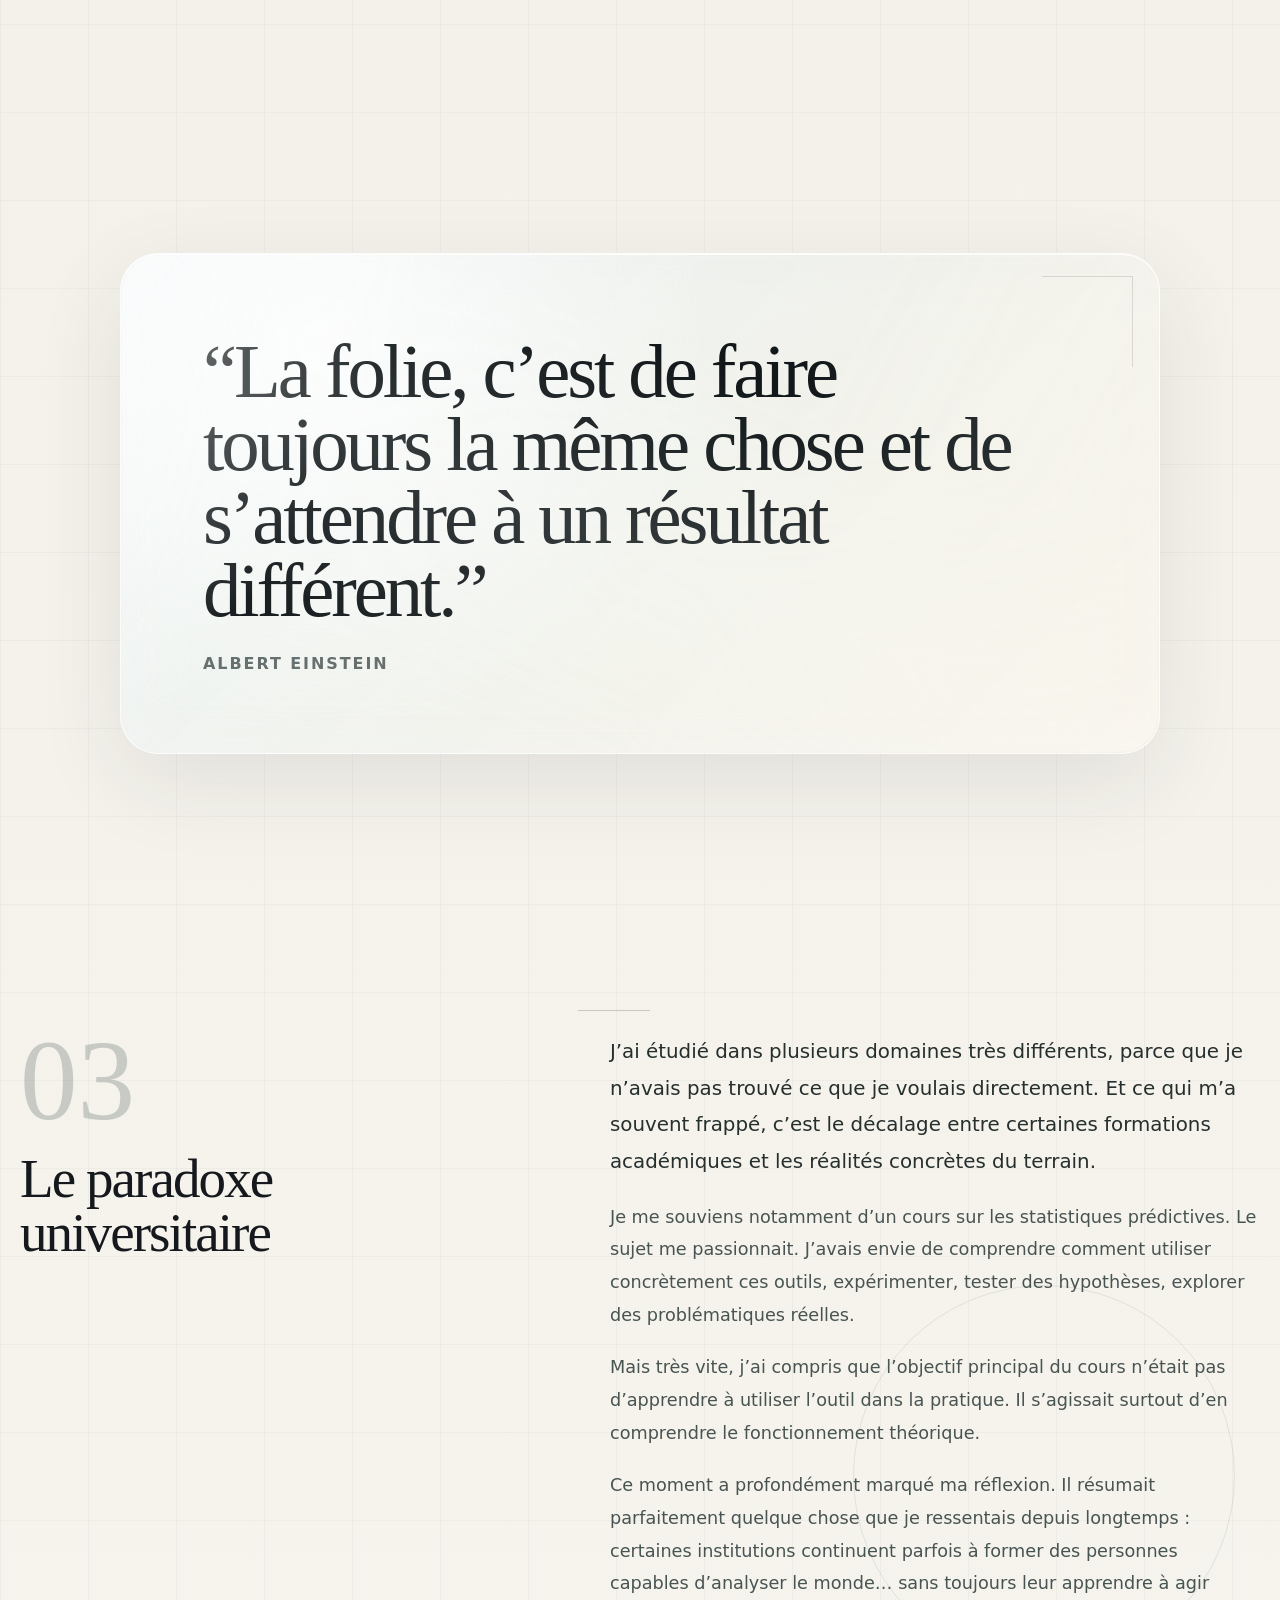
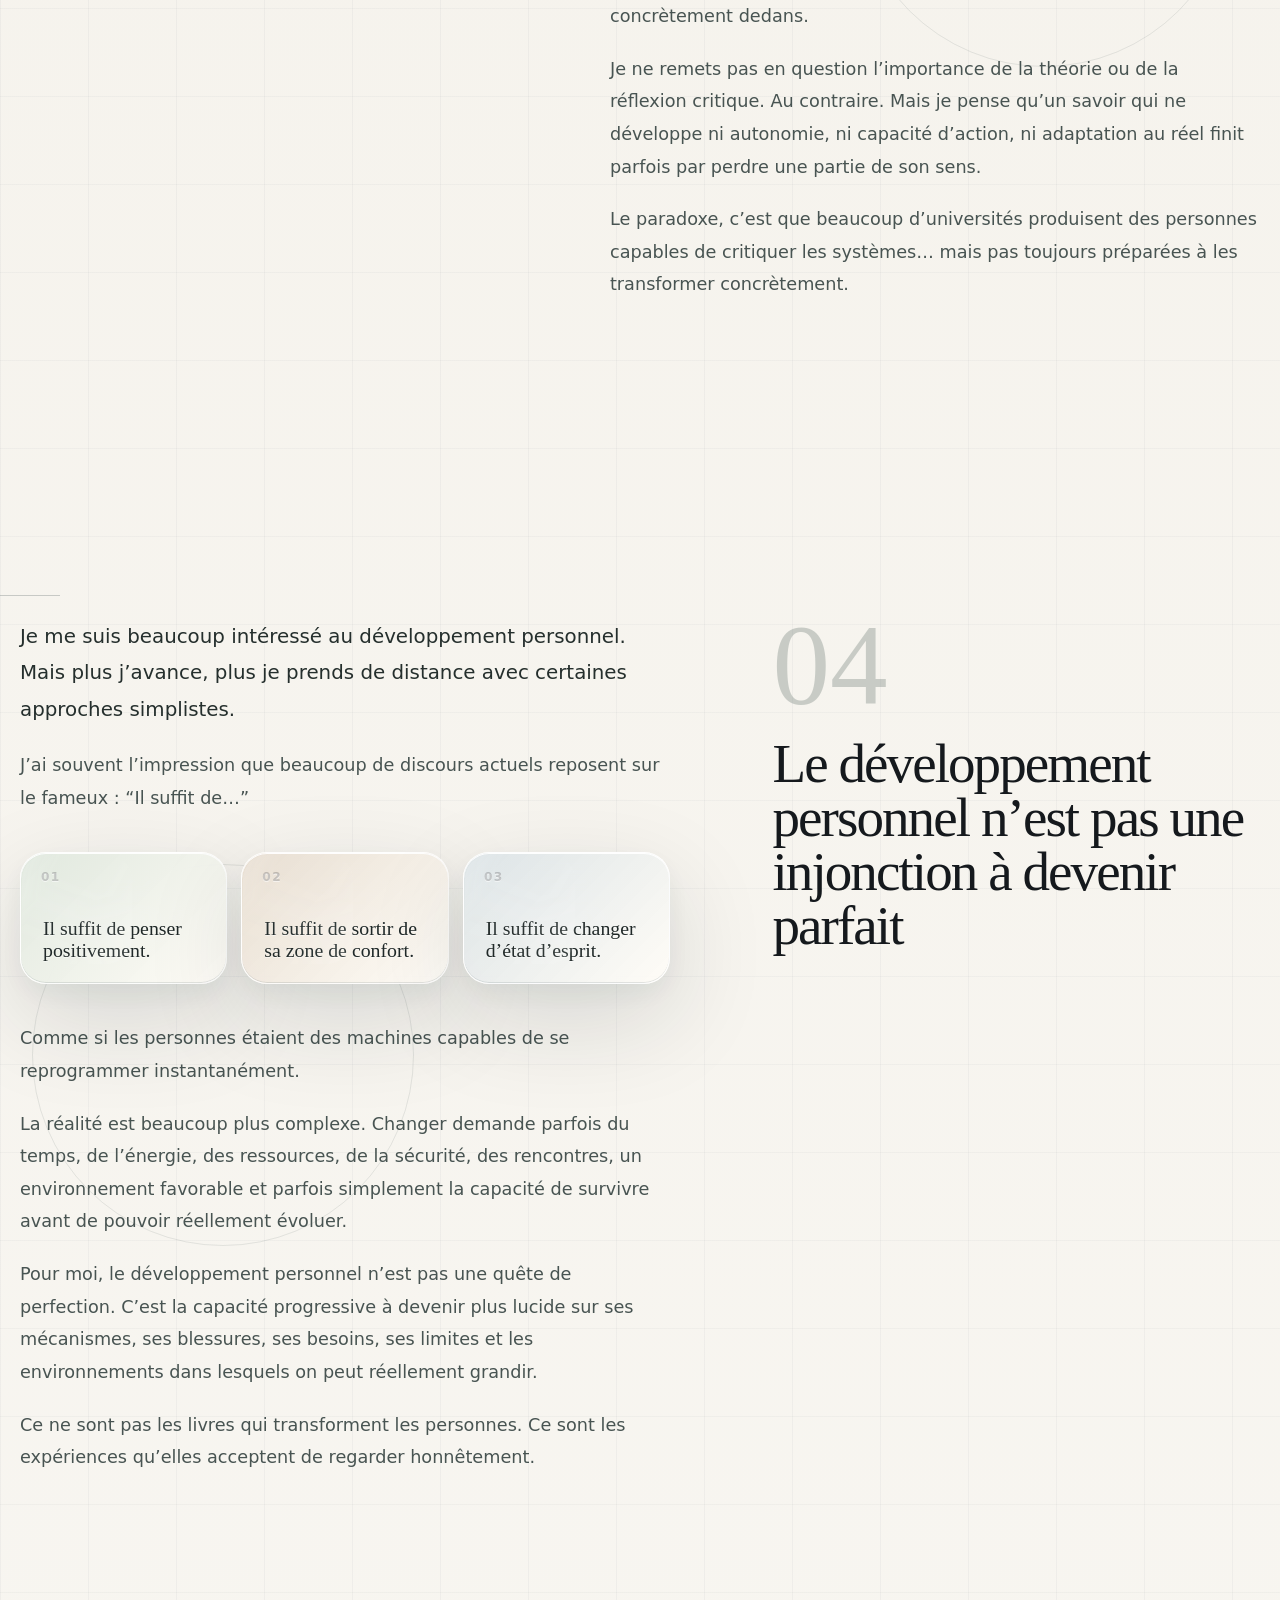
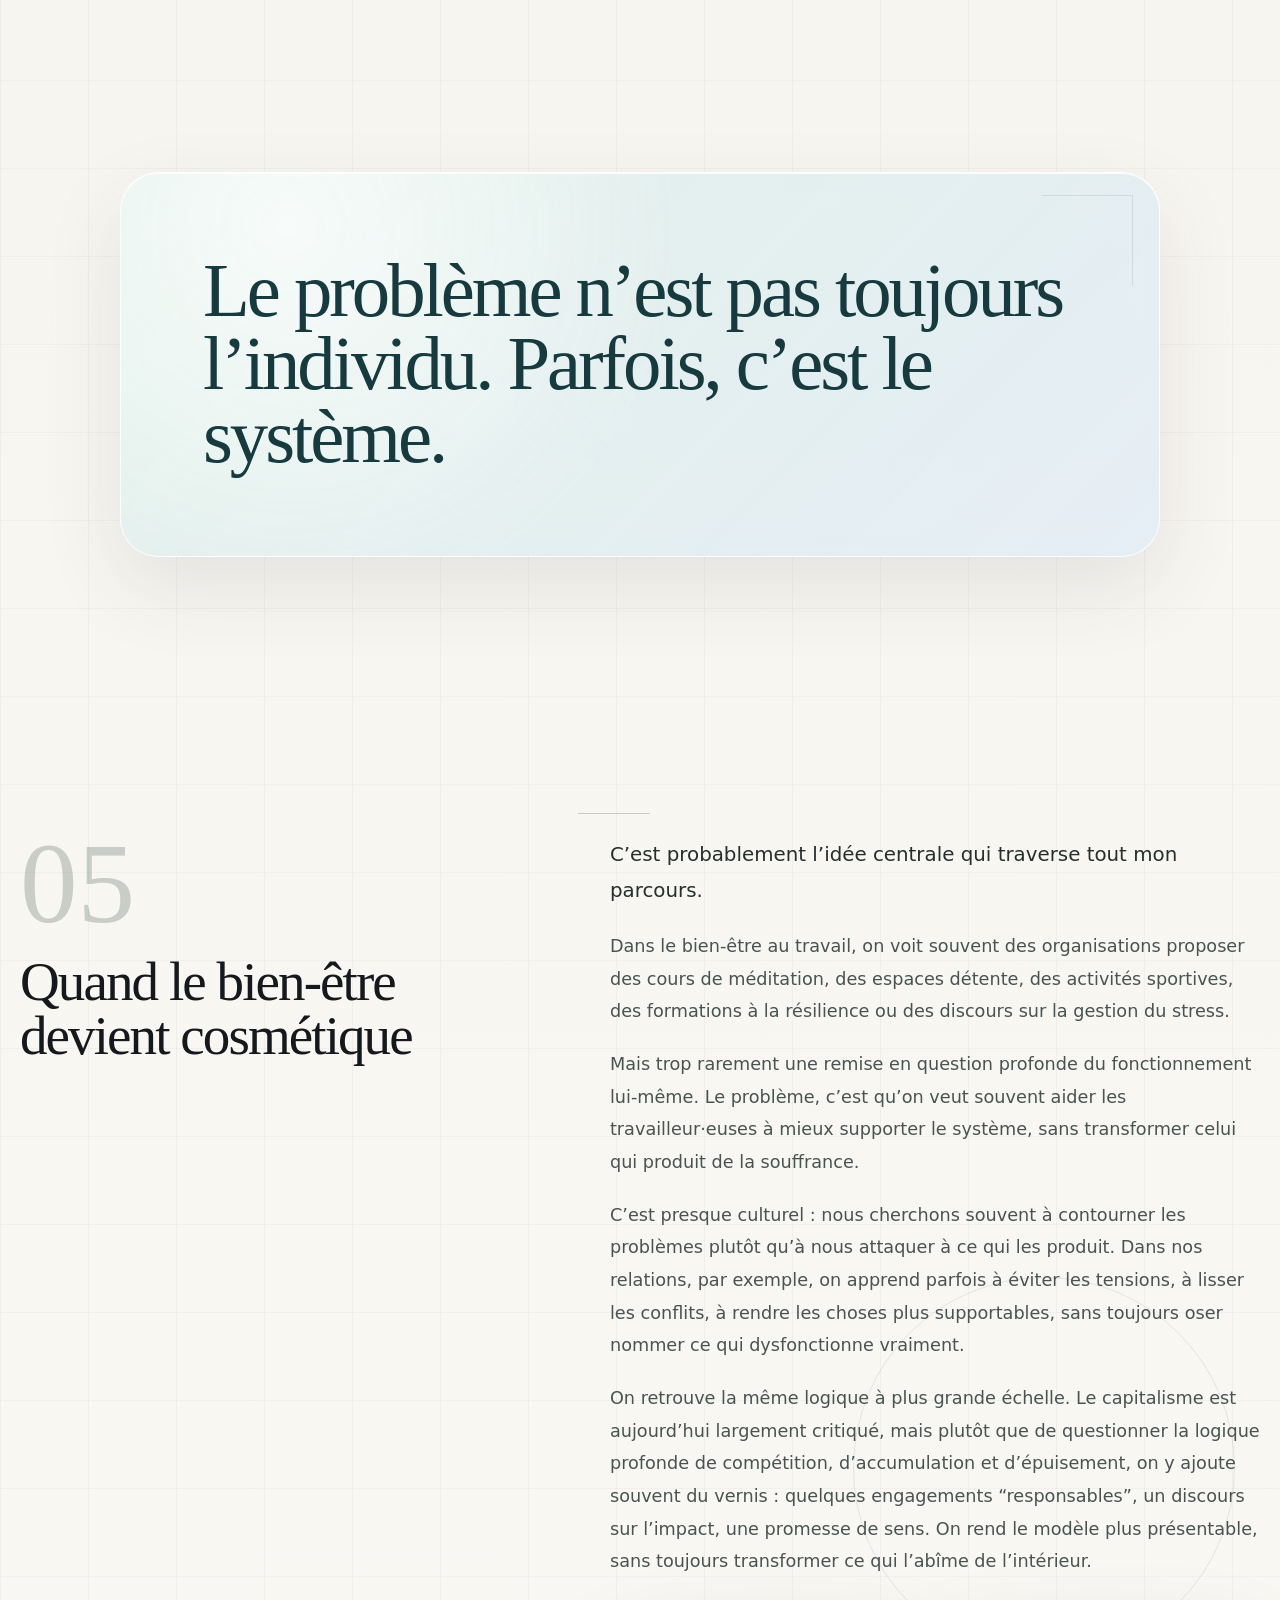
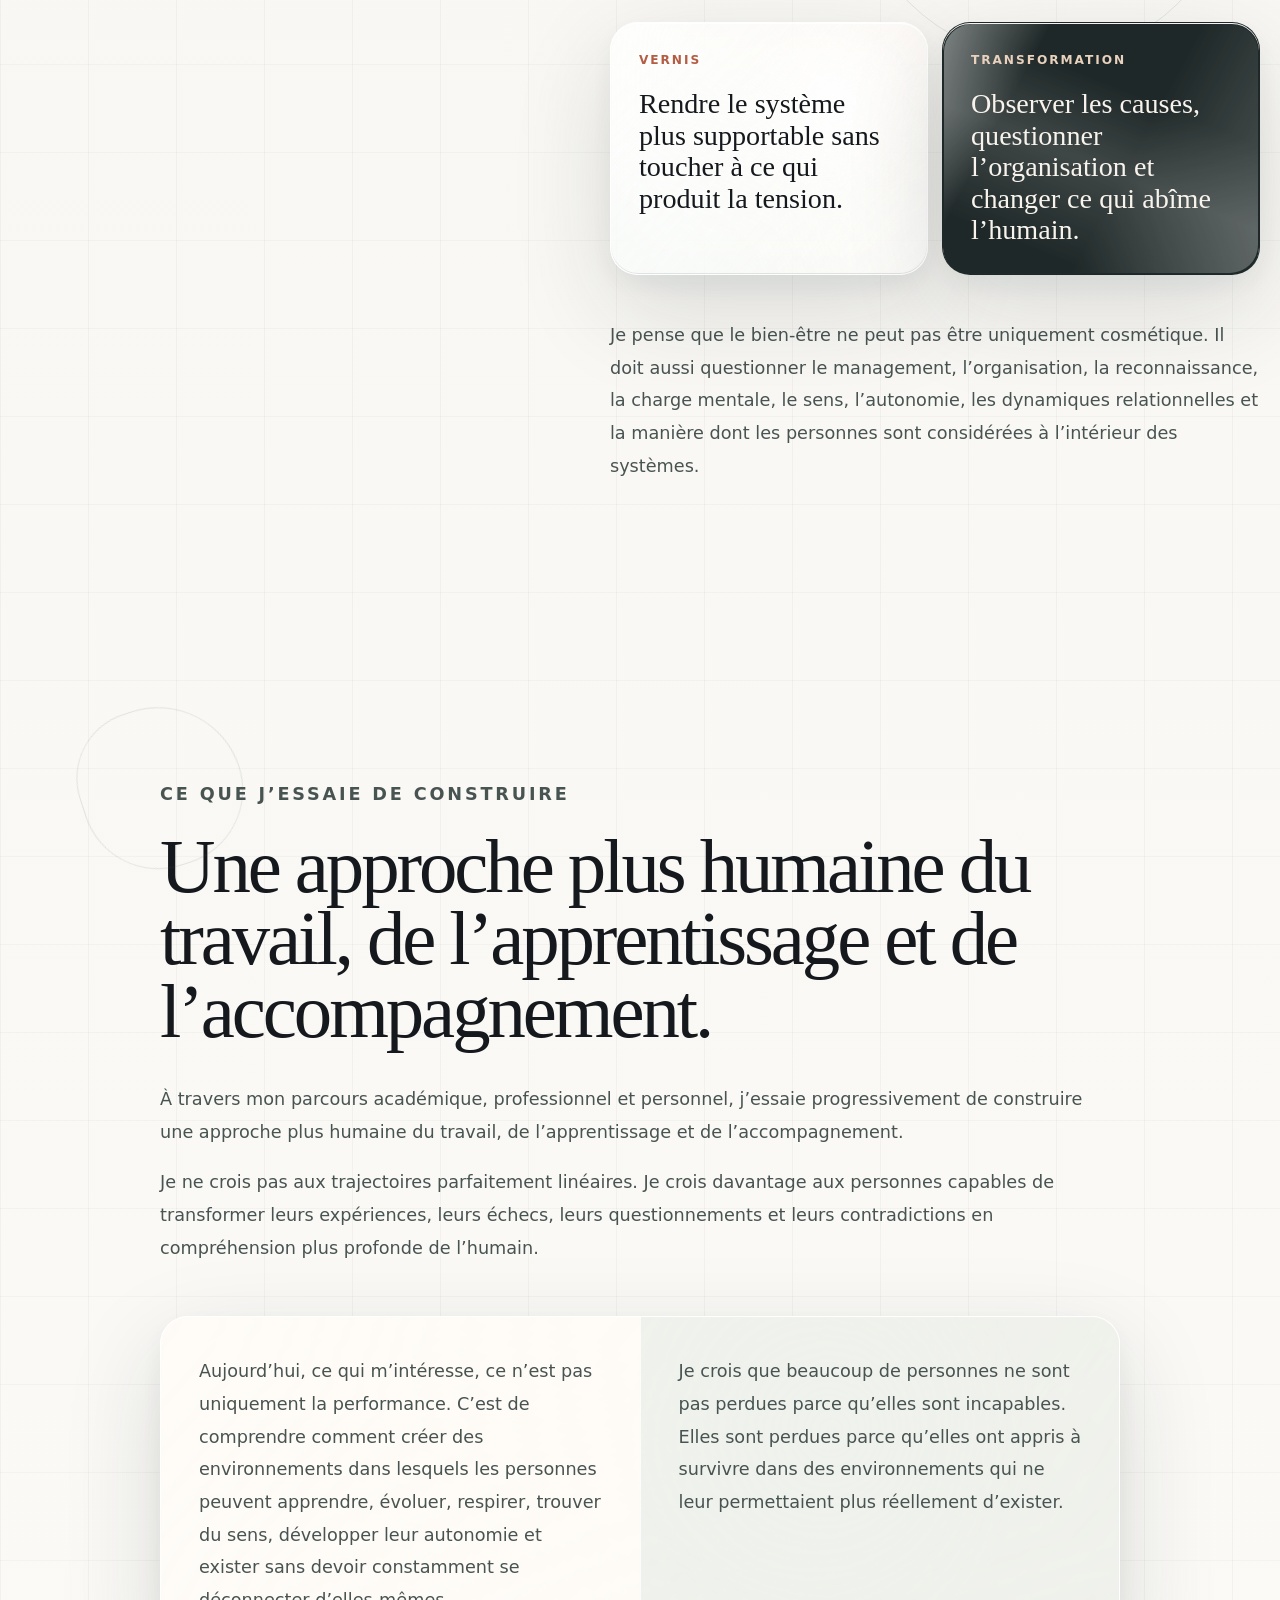
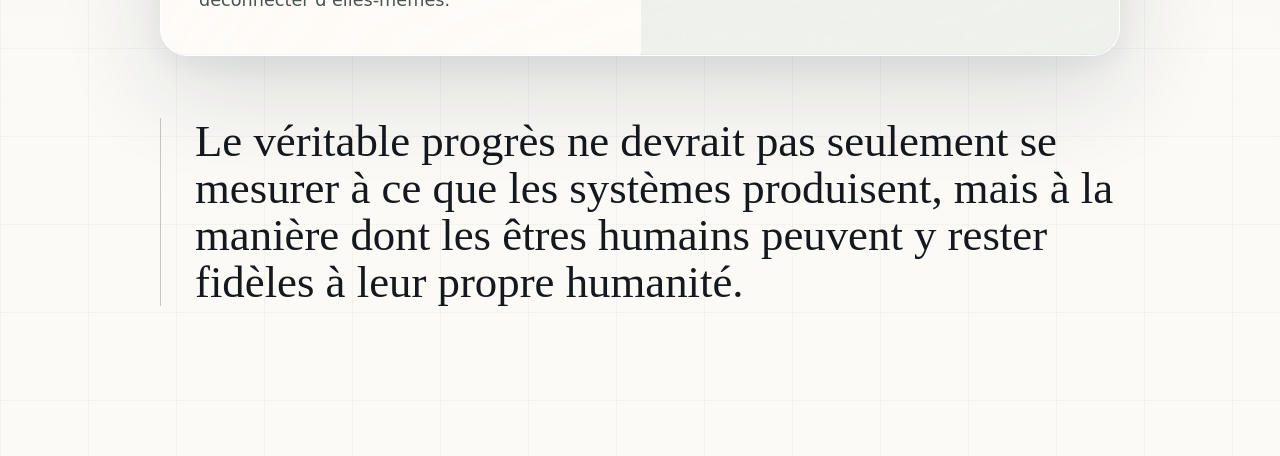
<file: vision.html>
<!doctype html>
<html lang="fr">
  <head>
    <meta charset="utf-8" />
    <meta name="viewport" content="width=device-width, initial-scale=1" />
    <meta
      name="description"
      content="Vision de Jonathan Cleutjens autour du travail, de l’apprentissage, du développement personnel et des systèmes humains."
    />
    <title>Vision - Jonathan Cleutjens</title>
    <link rel="stylesheet" href="styles.css" />
  </head>
  <body class="vision-page">
    <header class="topbar" aria-label="Navigation principale">
      <a class="brand" href="index.html#profil" aria-label="Retour au profil">
        <img class="brand-photo" src="assets/profile.png" alt="" aria-hidden="true" />
        <span>Jonathan Cleutjens</span>
      </a>
      <nav class="nav-links" aria-label="Navigation du site">
        <a href="index.html">Accueil</a>
        <a href="parcours.html">Mon parcours</a>
        <a href="vision.html" aria-current="page">Vision</a>
      </nav>
    </header>

    <main class="vision-main">
      <section class="vision-editorial-hero" aria-label="Introduction de la vision">
        <div class="vision-geometry" aria-hidden="true">
          <span></span>
          <span></span>
          <span></span>
        </div>
        <p class="vision-label">Vision</p>
        <h1>Comprendre pourquoi autant de personnes se perdent dans les systèmes qu’elles traversent</h1>
        <p>
          Une vision personnelle née d’un questionnement sur la société, ses systèmes et la place qu’ils laissent à l’humain.
        </p>
      </section>

      <section class="vision-prologue vision-reveal">
        <p>
          J’ai toujours essayé de comprendre pourquoi le monde semblait aller si mal.
        </p>
        <div class="vision-fragments" aria-label="Exemples de personnes concernées">
          <span>Les étudiant·es qui décrochent.</span>
          <span>Les travailleur·euses qui s’épuisent.</span>
          <span>Les jeunes qui cherchent leur place.</span>
          <span>Les personnes démotivées ou anxieuses.</span>
        </div>
        <p>
          Puis j’ai commencé à observer autre chose : et si une partie du problème venait aussi des systèmes eux-mêmes ?
        </p>
        <p>
          Aujourd’hui, je pense que beaucoup d’environnements scolaires et professionnels continuent à fonctionner selon
          des logiques anciennes, alors que les réalités humaines, sociales et psychologiques ont profondément changé.
        </p>
        <p>
          Et le paradoxe est là : nous vivons dans des sociétés qui parlent constamment d’innovation, d’agilité et
          d’évolution… tout en conservant parfois des modèles éducatifs et organisationnels qui ont très peu évolué dans
          leur manière de considérer l’humain.
        </p>
      </section>

      <section class="vision-chapter vision-reveal">
        <div class="vision-chapter-heading">
          <span>01</span>
          <h2>Le travail n’est plus seulement un échange production contre salaire</h2>
        </div>
        <div class="vision-chapter-body">
          <p>
            Je pense que le rapport au travail traverse une transformation profonde.
          </p>
          <p>
            Pendant longtemps, le travail représentait principalement une sécurité : un salaire, une stabilité, une
            place dans la société. Pour beaucoup de générations précédentes, rester longtemps dans la même entreprise
            était une forme de réussite et de cohérence.
          </p>
          <p>
            Aujourd’hui, quelque chose a changé. Une partie des nouvelles générations ne cherche plus uniquement un
            emploi stable. Elle cherche :
          </p>
          <ul class="vision-list">
            <li>Du sens</li>
            <li>De l’autonomie</li>
            <li>Un environnement humain cohérent</li>
            <li>De l’apprentissage</li>
            <li>De l’évolution</li>
            <li>Un alignement entre ses valeurs et celles de l’organisation</li>
          </ul>
          <p>
            Le travail occupe une partie immense de nos vies. Il influence notre santé mentale, notre identité, nos
            relations, notre estime personnelle et parfois même notre manière de nous percevoir comme personne.
          </p>
          <p>
            Le problème, c’est que beaucoup d’entreprises continuent encore à penser le contrat social comme un simple
            échange : produire contre un salaire.
          </p>
          <p>
            Or, pour beaucoup de travailleur·euses aujourd’hui, cela ne suffit plus. Le besoin n’est plus uniquement
            économique. Il devient aussi psychologique, relationnel et existentiel.
          </p>
          <p>
            Quand les organisations promettent du sens, de l’humain ou du bien-être sans vraiment transformer
            leur fonctionnement profond, les personnes finissent par partir.
          </p>
          <p>
            Finalement, les départs ne viennent pas uniquement d’un manque de loyauté. Ils viennent souvent d’un manque
            de cohérence.
          </p>
        </div>
      </section>

      <blockquote class="vision-manifesto vision-manifesto-long vision-reveal">
        Le travail moderne n’est plus seulement un échange entre production et salaire, mais aussi une recherche de sens,
        de reconnaissance et d’alignement humain.
      </blockquote>

      <section class="vision-mindmap vision-reveal" aria-label="Mots-clés du travail moderne">
        <strong>Travail moderne</strong>
        <div class="orbit-ring orbit-ring-outer">
          <span class="planet">Reconnaissance</span>
          <span class="planet">Respect</span>
          <span class="planet">Évolution</span>
          <span class="planet">Sens</span>
          <span class="planet">Appartenance</span>
        </div>
        <div class="orbit-ring orbit-ring-inner">
          <span class="planet">Loyauté</span>
          <span class="planet">Cohérence</span>
          <span class="planet">Qualité humaine</span>
          <span class="planet">Équilibre</span>
          <span class="planet">Identité</span>
        </div>
      </section>

      <section class="vision-chapter reverse vision-reveal">
        <div class="vision-chapter-heading">
          <span>02</span>
          <h2>Une école qui prépare à réussir les examens… mais pas toujours à construire sa vie</h2>
        </div>
        <div class="vision-chapter-body">
          <p>
            Mon rapport au système scolaire a profondément influencé ma manière de penser le travail et les
            organisations.
          </p>
          <p>
            Pendant longtemps, j’ai eu l’impression d’évoluer dans un système qui valorisait surtout la conformité, la
            mémorisation et la capacité à s’adapter rapidement à un modèle unique.
          </p>
          <p>
            Et c’est probablement ce qui me dérange encore aujourd’hui : beaucoup d’institutions éducatives continuent à
            demander aux personnes de performer avant même de les aider à comprendre :
          </p>
          <ul class="vision-list">
            <li>Qui elles sont</li>
            <li>Comment elles fonctionnent</li>
            <li>Ce qui les motive</li>
            <li>Ce qu’elles veulent réellement construire</li>
          </ul>
          <p>
            Je ne pense pas que l’école devrait uniquement former des personnes capables de reproduire correctement des
            connaissances. Elle devrait aussi aider les jeunes à développer leur esprit critique, comprendre leur
            fonctionnement, expérimenter, construire leur autonomie, apprendre à apprendre et devenir capables d’agir sur
            le monde plutôt que simplement s’y adapter.
          </p>
          <p>
            Les sociétés n’avancent pas uniquement grâce à celles et ceux qui suivent parfaitement les règles établies. Elles
            avancent aussi grâce à celles et ceux qui osent les questionner. Spinoza, Galilée, Socrate, Voltaire, Rosa
            Parks… chacune, à sa manière, a bousculé les évidences de son époque. Elles ont dérangé, ont parfois été
            rejetées, parce qu’elles ne correspondaient pas au cadre dominant.
          </p>
          <p>
            Et pourtant, ce sont souvent ces profils-là, les non-conformes, les critiques, les “inadaptés” au système
            tel qu’il existe, qui permettent aux normes, aux valeurs et aux sociétés d’évoluer. C’est aussi pour cela
            que je crois qu’un système éducatif ne devrait pas seulement apprendre à s’adapter au monde, mais aussi à le
            questionner et, parfois, à le transformer.
          </p>
          <p>
            Malgré cela, beaucoup de systèmes éducatifs continuent parfois à considérer les profils atypiques, sensibles
            ou non conformistes comme des problèmes à corriger plutôt que comme des potentiels à accompagner.
          </p>
        </div>
      </section>

      <blockquote class="vision-manifesto light vision-reveal">
        “La folie, c’est de faire toujours la même chose et de s’attendre à un résultat différent.”
        <cite>Albert Einstein</cite>
      </blockquote>

      <section class="vision-chapter vision-reveal">
        <div class="vision-chapter-heading">
          <span>03</span>
          <h2>Le paradoxe universitaire</h2>
        </div>
        <div class="vision-chapter-body">
          <p>
            J’ai étudié dans plusieurs domaines très différents, parce que je n’avais pas trouvé ce que je voulais
            directement. Et ce qui m’a souvent frappé, c’est le décalage entre certaines formations académiques et les
            réalités concrètes du terrain.
          </p>
          <p>
            Je me souviens notamment d’un cours sur les statistiques prédictives. Le sujet me passionnait. J’avais envie
            de comprendre comment utiliser concrètement ces outils, expérimenter, tester des hypothèses, explorer des
            problématiques réelles.
          </p>
          <p>
            Mais très vite, j’ai compris que l’objectif principal du cours n’était pas d’apprendre à utiliser
            l’outil dans la pratique. Il s’agissait surtout d’en comprendre le fonctionnement théorique.
          </p>
          <p>
            Ce moment a profondément marqué ma réflexion. Il résumait parfaitement quelque chose que je ressentais depuis
            longtemps : certaines institutions continuent parfois à former des personnes capables d’analyser le monde…
            sans toujours leur apprendre à agir concrètement dedans.
          </p>
          <p>
            Je ne remets pas en question l’importance de la théorie ou de la réflexion critique. Au contraire. Mais je
            pense qu’un savoir qui ne développe ni autonomie, ni capacité d’action, ni adaptation au réel finit parfois
            par perdre une partie de son sens.
          </p>
          <p>
            Le paradoxe, c’est que beaucoup d’universités produisent des personnes capables de critiquer les systèmes…
            mais pas toujours préparées à les transformer concrètement.
          </p>
        </div>
      </section>

      <section class="vision-chapter reverse vision-reveal">
        <div class="vision-chapter-heading">
          <span>04</span>
          <h2>Le développement personnel n’est pas une injonction à devenir parfait</h2>
        </div>
        <div class="vision-chapter-body">
          <p>
            Je me suis beaucoup intéressé au développement personnel. Mais plus j’avance, plus je prends de distance
            avec certaines approches simplistes.
          </p>
          <p>
            J’ai souvent l’impression que beaucoup de discours actuels reposent sur le fameux : “Il suffit de…”
          </p>
          <div class="vision-small-lines">
            <span>Il suffit de penser positivement.</span>
            <span>Il suffit de sortir de sa zone de confort.</span>
            <span>Il suffit de changer d’état d’esprit.</span>
          </div>
          <p>
            Comme si les personnes étaient des machines capables de se reprogrammer instantanément.
          </p>
          <p>
            La réalité est beaucoup plus complexe. Changer demande parfois du temps, de l’énergie, des ressources, de la
            sécurité, des rencontres, un environnement favorable et parfois simplement la capacité de survivre avant de
            pouvoir réellement évoluer.
          </p>
          <p>
            Pour moi, le développement personnel n’est pas une quête de perfection. C’est la capacité progressive à
            devenir plus lucide sur ses mécanismes, ses blessures, ses besoins, ses limites et les
            environnements dans lesquels on peut réellement grandir.
          </p>
          <p>
            Ce ne sont pas les livres qui transforment les personnes. Ce sont les expériences qu’elles acceptent de
            regarder honnêtement.
          </p>
        </div>
      </section>

      <blockquote class="vision-manifesto dark vision-reveal">
        Le problème n’est pas toujours l’individu. Parfois, c’est le système.
      </blockquote>

      <section class="vision-chapter vision-reveal">
        <div class="vision-chapter-heading">
          <span>05</span>
          <h2>Quand le bien-être devient cosmétique</h2>
        </div>
        <div class="vision-chapter-body">
          <p>
            C’est probablement l’idée centrale qui traverse tout mon parcours.
          </p>
          <p>
            Dans le bien-être au travail, on voit souvent des organisations proposer des cours de méditation, des
            espaces détente, des activités sportives, des formations à la résilience ou des discours sur la gestion du
            stress.
          </p>
          <p>
            Mais trop rarement une remise en question profonde du fonctionnement lui-même. Le problème, c’est qu’on veut
            souvent aider les travailleur·euses à mieux supporter le système, sans transformer celui qui produit
            de la souffrance.
          </p>
          <p>
            C’est presque culturel : nous cherchons souvent à contourner les problèmes plutôt qu’à nous attaquer à ce
            qui les produit. Dans nos relations, par exemple, on apprend parfois à éviter les tensions, à lisser les
            conflits, à rendre les choses plus supportables, sans toujours oser nommer ce qui dysfonctionne vraiment.
          </p>
          <p>
            On retrouve la même logique à plus grande échelle. Le capitalisme est aujourd’hui largement critiqué, mais
            plutôt que de questionner la logique profonde de compétition, d’accumulation et d’épuisement, on y ajoute
            souvent du vernis : quelques engagements “responsables”, un discours sur l’impact, une promesse de sens.
            On rend le modèle plus présentable, sans toujours transformer ce qui l’abîme de l’intérieur.
          </p>
          <div class="vision-tension" aria-label="Deux façons de penser le bien-être">
            <div>
              <span>Vernis</span>
              <p>Rendre le système plus supportable sans toucher à ce qui produit la tension.</p>
            </div>
            <div>
              <span>Transformation</span>
              <p>Observer les causes, questionner l’organisation et changer ce qui abîme l’humain.</p>
            </div>
          </div>
          <p>
            Je pense que le bien-être ne peut pas être uniquement cosmétique. Il doit aussi questionner le management,
            l’organisation, la reconnaissance, la charge mentale, le sens, l’autonomie, les dynamiques relationnelles et
            la manière dont les personnes sont considérées à l’intérieur des systèmes.
          </p>
        </div>
      </section>

      <section class="vision-closing vision-reveal">
        <p class="vision-label">Ce que j’essaie de construire</p>
        <h2>Une approche plus humaine du travail, de l’apprentissage et de l’accompagnement.</h2>
        <p>
          À travers mon parcours académique, professionnel et personnel, j’essaie progressivement de construire une
          approche plus humaine du travail, de l’apprentissage et de l’accompagnement.
        </p>
        <p>
          Je ne crois pas aux trajectoires parfaitement linéaires. Je crois davantage aux personnes capables de
          transformer leurs expériences, leurs échecs, leurs questionnements et leurs contradictions en compréhension
          plus profonde de l’humain.
        </p>
        <div class="vision-closing-grid">
          <p>
            Aujourd’hui, ce qui m’intéresse, ce n’est pas uniquement la performance. C’est de comprendre comment créer
            des environnements dans lesquels les personnes peuvent apprendre, évoluer, respirer, trouver du sens,
            développer leur autonomie et exister sans devoir constamment se déconnecter d’elles-mêmes.
          </p>
          <p>
            Je crois que beaucoup de personnes ne sont pas perdues parce qu’elles sont incapables. Elles sont perdues
            parce qu’elles ont appris à survivre dans des environnements qui ne leur permettaient plus réellement
            d’exister.
          </p>
        </div>
        <strong>
          Le véritable progrès ne devrait pas seulement se mesurer à ce que les systèmes produisent, mais à la manière
          dont les êtres humains peuvent y rester fidèles à leur propre humanité.
        </strong>
      </section>
    </main>
  </body>
</html>
</file>
<file: styles.css>
:root {
  color-scheme: light;
  --bg: #f5efe7;
  --ink: #17222d;
  --muted: #5f6f7b;
  --line: #d8cbbd;
  --paper: #fffaf3;
  --paper-strong: #fff2df;
  --accent: #0e7880;
  --accent-strong: #064f59;
  --warm: #c85f3d;
  --gold: #d7a74f;
  --blue: #234c68;
  --shadow: 0 24px 80px rgba(23, 34, 45, 0.14);
}

* {
  box-sizing: border-box;
}

html {
  scroll-behavior: smooth;
}

body {
  margin: 0;
  background:
    radial-gradient(circle at 10% 12%, rgba(14, 120, 128, 0.14), transparent 30%),
    radial-gradient(circle at 88% 28%, rgba(200, 95, 61, 0.13), transparent 28%),
    linear-gradient(180deg, #fbf7f0 0%, var(--bg) 44%, #f8f2e9 100%);
  color: var(--ink);
  font-family:
    Inter, ui-sans-serif, system-ui, -apple-system, BlinkMacSystemFont, "Segoe UI", sans-serif;
  line-height: 1.6;
}

a {
  color: inherit;
  text-decoration: none;
}

.topbar {
  position: sticky;
  top: 0;
  z-index: 10;
  display: flex;
  align-items: center;
  justify-content: space-between;
  gap: 24px;
  padding: 18px clamp(20px, 4vw, 64px);
  background: rgba(251, 247, 240, 0.86);
  border-bottom: 1px solid rgba(31, 41, 51, 0.08);
  backdrop-filter: blur(16px);
}

.brand,
.nav-links,
.hero-actions {
  display: flex;
  align-items: center;
}

.brand {
  gap: 12px;
  font-weight: 800;
}

.brand-photo {
  display: grid;
  width: 42px;
  height: 42px;
  object-fit: cover;
  object-position: 50% 38%;
  background: var(--accent-strong);
  border: 2px solid rgba(255, 250, 243, 0.88);
  border-radius: 12px;
  box-shadow: 0 10px 24px rgba(23, 34, 45, 0.14);
}

.nav-links {
  gap: 24px;
  color: var(--muted);
  font-size: 0.95rem;
  font-weight: 650;
}

.nav-links a:hover {
  color: var(--accent-strong);
}

.nav-links a[aria-current="page"] {
  color: var(--accent-strong);
}

main {
  width: min(1180px, calc(100% - 40px));
  margin: 0 auto;
}

.hero {
  display: grid;
  grid-template-columns: minmax(280px, 0.88fr) minmax(320px, 1.12fr);
  gap: clamp(34px, 6vw, 72px);
  align-items: center;
  min-height: calc(100vh - 78px);
  padding: clamp(42px, 8vw, 90px) 0 48px;
}

.hero-visual {
  position: relative;
  display: grid;
  gap: 22px;
  align-content: start;
  min-height: auto;
  overflow: visible;
}

.hero-visual::after {
  position: absolute;
  content: "";
  top: 8%;
  right: -8%;
  z-index: -1;
  width: 42%;
  aspect-ratio: 1;
  background: rgba(194, 204, 195, 0.42);
  border-radius: 50%;
  filter: blur(1px);
  pointer-events: none;
}

.profile-photo {
  position: relative;
  width: 100%;
  aspect-ratio: 0.96;
  height: auto;
  object-fit: cover;
  object-position: 50% 42%;
  background: #dfe7e8;
  border: 8px solid rgba(248, 244, 237, 0.95);
  border-radius: 44% 56% 48% 52% / 42% 46% 54% 58%;
  box-shadow:
    0 0 0 2px rgba(14, 79, 85, 0.78),
    0 0 0 12px rgba(213, 155, 86, 0.2),
    0 34px 90px rgba(31, 41, 51, 0.18);
}

.signal-card {
  position: relative;
  z-index: 1;
  width: min(92%, 440px);
  margin: -4px auto 0;
  display: grid;
  gap: 4px;
  padding: 20px 24px;
  color: var(--ink);
  text-align: center;
  background: rgba(255, 250, 243, 0.84);
  border: 1px solid rgba(14, 79, 85, 0.2);
  border-radius: 999px;
  box-shadow: 0 20px 54px rgba(31, 41, 51, 0.1);
}

.signal-card strong {
  font-family: Georgia, "Times New Roman", serif;
  font-size: clamp(1.05rem, 1.6vw, 1.35rem);
  line-height: 1.28;
}

.signal-card span,
.snapshot span,
.date,
.eyebrow {
  color: var(--muted);
  font-size: 0.78rem;
  font-weight: 800;
  letter-spacing: 0.08em;
  text-transform: uppercase;
}

.hero-copy {
  max-width: 650px;
}

.eyebrow {
  margin: 0 0 10px;
  color: var(--warm);
}

h1,
h2,
h3,
p {
  margin-top: 0;
}

h1 {
  max-width: 760px;
  margin-bottom: 14px;
  font-size: clamp(3.5rem, 8vw, 7.4rem);
  line-height: 0.9;
  letter-spacing: -0.02em;
}

h2 {
  margin-bottom: 14px;
  font-size: clamp(2rem, 4vw, 3.8rem);
  line-height: 1;
  letter-spacing: 0;
}

h3 {
  margin-bottom: 8px;
  font-size: 1.2rem;
  line-height: 1.25;
}

.role {
  margin-bottom: 24px;
  color: var(--accent-strong);
  font-size: clamp(1.25rem, 2.3vw, 1.8rem);
  font-weight: 800;
}

.intro {
  max-width: 620px;
  color: #3f4a54;
  font-size: 1.12rem;
}

.hero-actions {
  flex-wrap: wrap;
  gap: 12px;
  margin-top: 34px;
}

.primary-action,
.secondary-action {
  min-height: 46px;
  padding: 12px 18px;
  border: 1px solid var(--accent-strong);
  border-radius: 999px;
  font: inherit;
  font-weight: 800;
  cursor: pointer;
}

.primary-action {
  color: #fff;
  background: linear-gradient(135deg, var(--accent-strong), var(--accent));
  box-shadow: 0 18px 34px rgba(6, 79, 89, 0.22);
}

.secondary-action {
  color: var(--accent-strong);
  background: transparent;
}

.snapshot {
  display: grid;
  grid-template-columns: repeat(3, 1fr);
  gap: 1px;
  overflow: hidden;
  margin-bottom: clamp(64px, 10vw, 110px);
  background: var(--line);
  border: 1px solid var(--line);
  border-radius: 18px;
  box-shadow: 0 20px 60px rgba(23, 34, 45, 0.08);
}

.snapshot article {
  display: grid;
  gap: 8px;
  min-height: 130px;
  padding: 24px;
  background: rgba(255, 250, 243, 0.86);
}

.snapshot strong {
  font-size: clamp(1.05rem, 2vw, 1.35rem);
  line-height: 1.25;
}

.contact-lines {
  display: grid;
  gap: 3px;
}

.contact-lines a {
  color: var(--accent-strong);
}

.page-intro {
  max-width: 880px;
  padding: clamp(62px, 10vw, 118px) 0 clamp(40px, 7vw, 76px);
}

.page-intro h1 {
  margin-bottom: 22px;
  font-size: clamp(3rem, 7vw, 6rem);
}

.page-intro p:not(.eyebrow) {
  max-width: 720px;
  color: var(--muted);
  font-size: 1.18rem;
}

.vision-hero {
  display: grid;
  grid-template-columns: minmax(320px, 0.95fr) minmax(320px, 1.05fr);
  gap: clamp(34px, 7vw, 84px);
  align-items: center;
  min-height: calc(100vh - 78px);
  padding: clamp(54px, 9vw, 108px) 0 clamp(42px, 7vw, 78px);
}

.vision-copy h1 {
  max-width: 760px;
  margin-bottom: 24px;
  font-size: clamp(3.1rem, 7vw, 6.6rem);
}

.vision-copy p:not(.eyebrow) {
  max-width: 660px;
  color: var(--muted);
  font-size: clamp(1.08rem, 1.7vw, 1.3rem);
}

.vision-orbit {
  position: relative;
  min-height: 540px;
  border: 1px solid var(--line);
  border-radius: 34px;
  background:
    linear-gradient(135deg, rgba(255, 250, 243, 0.92), rgba(238, 244, 239, 0.9)),
    var(--paper);
  box-shadow: var(--shadow);
  overflow: hidden;
}

.vision-orbit::before,
.vision-orbit::after {
  position: absolute;
  content: "";
  border: 1px solid rgba(6, 79, 89, 0.18);
  transform: rotate(-14deg);
}

.vision-orbit::before {
  inset: 88px 64px;
  border-radius: 42% 58% 46% 54%;
}

.vision-orbit::after {
  inset: 138px 112px;
  border-radius: 58% 42% 52% 48%;
  transform: rotate(18deg);
}

.vision-node {
  position: absolute;
  z-index: 1;
  display: grid;
  place-items: center;
  min-width: 130px;
  min-height: 58px;
  padding: 14px 18px;
  color: var(--accent-strong);
  background: rgba(255, 250, 243, 0.92);
  border: 1px solid var(--line);
  border-radius: 999px;
  font-weight: 850;
  box-shadow: 0 18px 44px rgba(23, 34, 45, 0.08);
}

.vision-node.main {
  top: 50%;
  left: 50%;
  width: 190px;
  height: 190px;
  color: #fff;
  background: linear-gradient(135deg, var(--accent-strong), var(--blue));
  border: 0;
  border-radius: 44px;
  font-family: Georgia, "Times New Roman", serif;
  font-size: 2.1rem;
  transform: translate(-50%, -50%) rotate(-3deg);
}

.vision-node.learning {
  top: 72px;
  left: 64px;
}

.vision-node.work {
  right: 64px;
  bottom: 72px;
}

.vision-node.system {
  top: 122px;
  right: 54px;
}

.vision-grid {
  display: grid;
  grid-template-columns: repeat(3, minmax(0, 1fr));
  gap: 18px;
  padding: 0 0 clamp(64px, 10vw, 112px);
}

.vision-grid article {
  min-height: 260px;
  padding: clamp(22px, 3vw, 30px);
  background: rgba(255, 250, 243, 0.9);
  border: 1px solid var(--line);
  border-radius: 24px;
  box-shadow: 0 22px 60px rgba(23, 34, 45, 0.08);
}

.vision-grid span {
  display: block;
  margin-bottom: 38px;
  color: rgba(200, 95, 61, 0.5);
  font-family: Georgia, "Times New Roman", serif;
  font-size: 3.6rem;
  font-weight: 850;
  line-height: 0.85;
}

.vision-grid h2 {
  margin-bottom: 12px;
  font-size: clamp(1.45rem, 2.4vw, 2rem);
}

.vision-grid p {
  margin: 0;
  color: var(--muted);
}

.vision-page {
  background:
    linear-gradient(90deg, rgba(23, 34, 45, 0.035) 1px, transparent 1px),
    linear-gradient(180deg, rgba(23, 34, 45, 0.03) 1px, transparent 1px),
    linear-gradient(180deg, #fbfaf7 0%, #f4f1ea 48%, #fbfaf7 100%);
  background-size:
    88px 88px,
    88px 88px,
    auto;
  color: #15191d;
}

.vision-page .topbar {
  background: rgba(251, 250, 247, 0.82);
}

.vision-main {
  width: min(1240px, calc(100% - 40px));
}

.vision-editorial-hero {
  position: relative;
  display: grid;
  place-items: center;
  min-height: calc(100vh - 78px);
  padding: clamp(80px, 12vw, 150px) 0 clamp(68px, 10vw, 118px);
  overflow: hidden;
  text-align: center;
}

.vision-editorial-hero h1 {
  position: relative;
  z-index: 1;
  max-width: 1040px;
  margin: 0 auto 28px;
  font-family: Georgia, "Times New Roman", serif;
  font-size: clamp(3.4rem, 8.6vw, 8.4rem);
  font-weight: 500;
  letter-spacing: -0.035em;
  line-height: 0.9;
}

.vision-editorial-hero p:not(.vision-label) {
  position: relative;
  z-index: 1;
  max-width: 680px;
  margin: 0 auto;
  color: #66706f;
  font-size: clamp(1.05rem, 1.8vw, 1.36rem);
  line-height: 1.7;
}

.vision-label {
  position: relative;
  z-index: 1;
  margin: 0 0 20px;
  color: #73817c;
  font-size: 0.76rem;
  font-weight: 850;
  letter-spacing: 0.16em;
  text-transform: uppercase;
}

.vision-geometry {
  position: absolute;
  inset: 0;
  pointer-events: none;
}

.vision-geometry span {
  position: absolute;
  display: block;
  border: 1px solid rgba(76, 91, 89, 0.16);
}

.vision-geometry span:nth-child(1) {
  top: 12%;
  left: 8%;
  width: min(28vw, 360px);
  aspect-ratio: 1;
  border-radius: 50%;
}

.vision-geometry span:nth-child(2) {
  right: 10%;
  bottom: 14%;
  width: min(34vw, 440px);
  height: 180px;
  background: rgba(194, 204, 195, 0.16);
  transform: rotate(-9deg);
}

.vision-geometry span:nth-child(3) {
  top: 18%;
  right: 24%;
  width: min(22vw, 280px);
  height: 360px;
  background: rgba(233, 224, 212, 0.28);
  transform: rotate(14deg);
}

.vision-prologue,
.vision-closing {
  position: relative;
  width: min(860px, 100%);
  margin: 0 auto;
  padding: clamp(72px, 10vw, 130px) 0;
}

.vision-prologue::before,
.vision-closing::before {
  position: absolute;
  top: 56px;
  left: -80px;
  width: 160px;
  height: 160px;
  content: "";
  border: 1px solid rgba(76, 91, 89, 0.14);
  border-radius: 44% 56% 50% 50%;
  transform: rotate(-18deg);
}

.vision-prologue p,
.vision-closing p,
.vision-chapter-body p {
  color: #485452;
  font-size: clamp(1.02rem, 1.38vw, 1.18rem);
  line-height: 1.85;
}

.vision-prologue > p:first-child {
  max-width: 640px;
  color: #15191d;
  font-family: Georgia, "Times New Roman", serif;
  font-size: clamp(1.9rem, 3.6vw, 3.6rem);
  line-height: 1.08;
}

.vision-fragments {
  display: grid;
  grid-template-columns: repeat(2, minmax(0, 1fr));
  gap: 14px;
  max-width: 760px;
  margin: clamp(32px, 5vw, 56px) 0;
}

.vision-fragments span {
  position: relative;
  display: grid;
  align-content: end;
  min-height: 148px;
  padding: 54px 22px 22px;
  overflow: hidden;
  color: #202928;
  background: rgba(255, 252, 247, 0.82);
  border: 1px solid rgba(76, 91, 89, 0.16);
  border-radius: 26px;
  box-shadow: 0 22px 64px rgba(23, 34, 45, 0.055);
  font-family: Georgia, "Times New Roman", serif;
  font-size: clamp(1.18rem, 1.8vw, 1.7rem);
  line-height: 1.08;
}

.vision-fragments span::before {
  position: absolute;
  top: 18px;
  left: 20px;
  color: rgba(21, 25, 29, 0.22);
  font-family:
    Inter, ui-sans-serif, system-ui, -apple-system, BlinkMacSystemFont, "Segoe UI", sans-serif;
  font-size: 0.76rem;
  font-weight: 850;
  letter-spacing: 0.12em;
}

.vision-fragments span::after {
  position: absolute;
  right: -24px;
  bottom: -34px;
  width: 118px;
  height: 118px;
  content: "";
  background: rgba(255, 255, 255, 0.38);
  border-radius: 50%;
}

.vision-fragments span:nth-child(1) {
  background: linear-gradient(135deg, rgba(221, 230, 220, 0.92), rgba(255, 252, 247, 0.9));
}

.vision-fragments span:nth-child(1)::before {
  content: "01";
}

.vision-fragments span:nth-child(2) {
  background: linear-gradient(135deg, rgba(230, 220, 207, 0.95), rgba(255, 252, 247, 0.88));
}

.vision-fragments span:nth-child(2)::before {
  content: "02";
}

.vision-fragments span:nth-child(3) {
  background: linear-gradient(135deg, rgba(218, 226, 229, 0.95), rgba(255, 252, 247, 0.88));
}

.vision-fragments span:nth-child(3)::before {
  content: "03";
}

.vision-fragments span:nth-child(4) {
  background: linear-gradient(135deg, rgba(234, 223, 217, 0.92), rgba(255, 252, 247, 0.88));
}

.vision-fragments span:nth-child(4)::before {
  content: "04";
}

.vision-small-lines span {
  position: relative;
  display: grid;
  align-content: end;
  min-height: 132px;
  padding: 48px 22px 22px;
  overflow: hidden;
  color: #202928;
  background: rgba(255, 252, 247, 0.82);
  border: 1px solid rgba(76, 91, 89, 0.16);
  border-radius: 26px;
  box-shadow: 0 22px 64px rgba(23, 34, 45, 0.055);
  font-family: Georgia, "Times New Roman", serif;
  font-size: clamp(1.12rem, 1.55vw, 1.45rem);
  line-height: 1.08;
}

.vision-small-lines span::before {
  position: absolute;
  top: 18px;
  left: 20px;
  color: rgba(21, 25, 29, 0.22);
  font-family:
    Inter, ui-sans-serif, system-ui, -apple-system, BlinkMacSystemFont, "Segoe UI", sans-serif;
  font-size: 0.76rem;
  font-weight: 850;
  letter-spacing: 0.12em;
}

.vision-small-lines span::after {
  position: absolute;
  right: -24px;
  bottom: -34px;
  width: 110px;
  height: 110px;
  content: "";
  background: rgba(255, 255, 255, 0.38);
  border-radius: 50%;
}

.vision-small-lines span:nth-child(1) {
  background: linear-gradient(135deg, rgba(221, 230, 220, 0.92), rgba(255, 252, 247, 0.9));
}

.vision-small-lines span:nth-child(1)::before {
  content: "01";
}

.vision-small-lines span:nth-child(2) {
  background: linear-gradient(135deg, rgba(230, 220, 207, 0.95), rgba(255, 252, 247, 0.88));
}

.vision-small-lines span:nth-child(2)::before {
  content: "02";
}

.vision-small-lines span:nth-child(3) {
  background: linear-gradient(135deg, rgba(218, 226, 229, 0.95), rgba(255, 252, 247, 0.88));
}

.vision-small-lines span:nth-child(3)::before {
  content: "03";
}

.vision-chapter {
  position: relative;
  display: grid;
  grid-template-columns: minmax(240px, 0.75fr) minmax(0, 1fr);
  gap: clamp(44px, 8vw, 110px);
  align-items: start;
  padding: clamp(82px, 12vw, 150px) 0;
}

.vision-chapter::before {
  position: absolute;
  top: 50%;
  right: 2%;
  width: min(30vw, 380px);
  height: min(30vw, 380px);
  content: "";
  border: 1px solid rgba(76, 91, 89, 0.12);
  border-radius: 50%;
  transform: translateY(-50%);
}

.vision-chapter.reverse {
  grid-template-columns: minmax(0, 1fr) minmax(240px, 0.75fr);
}

.vision-chapter.reverse .vision-chapter-heading {
  grid-column: 2;
}

.vision-chapter.reverse .vision-chapter-body {
  grid-column: 1;
  grid-row: 1;
}

.vision-chapter.reverse::before {
  right: auto;
  left: 1%;
}

.vision-chapter-heading {
  position: sticky;
  top: 108px;
}

.vision-chapter-heading span {
  display: block;
  margin-bottom: 26px;
  color: rgba(103, 119, 112, 0.32);
  font-family: Georgia, "Times New Roman", serif;
  font-size: clamp(4rem, 9vw, 8rem);
  font-weight: 500;
  line-height: 0.8;
}

.vision-chapter-heading h2 {
  max-width: 520px;
  font-family: Georgia, "Times New Roman", serif;
  font-size: clamp(2rem, 4.3vw, 4.7rem);
  font-weight: 500;
  letter-spacing: -0.035em;
  line-height: 0.98;
}

.vision-chapter-body {
  position: relative;
  max-width: 720px;
}

.vision-chapter-body p + p {
  margin-top: 20px;
}

.vision-chapter-body > p:first-child {
  color: #252f2d;
  font-size: clamp(1.12rem, 1.55vw, 1.32rem);
}

.vision-chapter-body::before {
  position: absolute;
  top: -24px;
  left: -32px;
  width: 72px;
  height: 1px;
  content: "";
  background: rgba(76, 91, 89, 0.28);
}

.vision-list {
  display: grid;
  grid-template-columns: repeat(2, minmax(0, 1fr));
  gap: 10px;
  margin: clamp(24px, 4vw, 38px) 0;
  padding: 0;
  list-style: none;
}

.vision-list li {
  display: flex;
  align-items: center;
  justify-content: center;
  min-height: 56px;
  padding: 14px 18px;
  color: #303937;
  background: rgba(255, 252, 247, 0.72);
  border: 1px solid rgba(76, 91, 89, 0.16);
  border-radius: 999px;
  font-size: 0.98rem;
  line-height: 1.25;
  text-align: center;
}

.vision-small-lines {
  display: grid;
  grid-template-columns: repeat(3, minmax(0, 1fr));
  gap: 14px;
  margin: clamp(24px, 4vw, 38px) 0;
}

.vision-manifesto {
  position: relative;
  max-width: 1040px;
  margin: clamp(70px, 11vw, 130px) auto;
  padding: clamp(38px, 7vw, 82px);
  color: #12181a;
  background: rgba(255, 252, 247, 0.76);
  border: 1px solid rgba(76, 91, 89, 0.16);
  border-radius: 4px;
  font-family: Georgia, "Times New Roman", serif;
  font-size: clamp(2.3rem, 6vw, 6rem);
  font-weight: 500;
  letter-spacing: -0.04em;
  line-height: 0.95;
  box-shadow: 0 40px 100px rgba(23, 34, 45, 0.06);
}

.vision-manifesto::before {
  position: absolute;
  top: 22px;
  right: 26px;
  width: 90px;
  height: 90px;
  content: "";
  border-top: 1px solid rgba(76, 91, 89, 0.2);
  border-right: 1px solid rgba(76, 91, 89, 0.2);
}

.vision-manifesto cite {
  display: block;
  margin-top: 28px;
  color: #66706f;
  font-family:
    Inter, ui-sans-serif, system-ui, -apple-system, BlinkMacSystemFont, "Segoe UI", sans-serif;
  font-size: clamp(0.9rem, 1.25vw, 1.1rem);
  font-style: normal;
  font-weight: 800;
  letter-spacing: 0.12em;
  text-transform: uppercase;
}

.vision-manifesto.light {
  background: rgba(234, 238, 230, 0.7);
}

.vision-manifesto-long {
  font-size: clamp(2rem, 4.8vw, 4.9rem);
  line-height: 1.02;
}

.vision-mindmap {
  position: relative;
  display: grid;
  grid-template-columns: repeat(5, minmax(0, 1fr));
  gap: 14px;
  max-width: 980px;
  min-height: 420px;
  margin: clamp(-78px, -5vw, -34px) auto clamp(74px, 12vw, 140px);
  padding: clamp(28px, 5vw, 54px);
}

.vision-mindmap::before,
.vision-mindmap::after {
  position: absolute;
  content: "";
  pointer-events: none;
}

.vision-mindmap::before {
  inset: 64px 110px;
  border: 1px solid rgba(76, 91, 89, 0.14);
  border-radius: 50%;
}

.vision-mindmap::after {
  top: 50%;
  left: 50%;
  width: min(58vw, 620px);
  height: 1px;
  background: linear-gradient(90deg, transparent, rgba(76, 91, 89, 0.18), transparent);
  transform: translate(-50%, -50%) rotate(-12deg);
}

.vision-mindmap span,
.vision-mindmap strong {
  position: relative;
  z-index: 1;
  display: grid;
  place-items: center;
  min-height: 58px;
  padding: 12px 16px;
  color: #293230;
  background: rgba(255, 252, 247, 0.82);
  border: 1px solid rgba(76, 91, 89, 0.16);
  border-radius: 999px;
  font-size: 0.94rem;
  font-weight: 750;
  line-height: 1.2;
  text-align: center;
  box-shadow: 0 18px 48px rgba(23, 34, 45, 0.055);
}

.vision-mindmap strong {
  grid-column: 3;
  grid-row: 2 / span 2;
  min-height: 142px;
  color: #f8f4ed;
  background: #1f2828;
  border: 0;
  border-radius: 42% 58% 48% 52%;
  font-family: Georgia, "Times New Roman", serif;
  font-size: clamp(1.4rem, 2.4vw, 2.2rem);
  font-weight: 500;
}

.vision-mindmap span:nth-child(1),
.vision-mindmap span:nth-child(8) {
  background: rgba(221, 230, 220, 0.9);
}

.vision-mindmap span:nth-child(2),
.vision-mindmap span:nth-child(9) {
  background: rgba(230, 220, 207, 0.9);
}

.vision-mindmap span:nth-child(3),
.vision-mindmap span:nth-child(10) {
  background: rgba(218, 226, 229, 0.9);
}

.vision-mindmap span:nth-child(4),
.vision-mindmap span:nth-child(11) {
  background: rgba(234, 223, 217, 0.86);
}

.vision-mindmap span:nth-child(1) {
  grid-column: 1 / span 2;
}

.vision-mindmap span:nth-child(2) {
  grid-column: 4;
  transform: translateY(18px);
}

.vision-mindmap span:nth-child(3) {
  grid-column: 5;
  transform: translateY(-12px);
}

.vision-mindmap span:nth-child(4) {
  grid-column: 1;
  grid-row: 2;
}

.vision-mindmap span:nth-child(5) {
  grid-column: 2;
  grid-row: 3;
  transform: translateY(20px);
}

.vision-mindmap span:nth-child(7) {
  grid-column: 4 / span 2;
  grid-row: 3;
}

.vision-mindmap span:nth-child(8) {
  grid-column: 1 / span 2;
  grid-row: 4;
}

.vision-mindmap span:nth-child(9) {
  grid-column: 4;
  grid-row: 4;
}

.vision-mindmap span:nth-child(10) {
  grid-column: 5;
  grid-row: 4;
  transform: translateY(-18px);
}

.vision-mindmap span:nth-child(11) {
  grid-column: 2 / span 3;
  grid-row: 5;
}

.vision-manifesto.dark {
  color: #f8f4ed;
  background: #192021;
}

.vision-tension {
  display: grid;
  grid-template-columns: repeat(2, minmax(0, 1fr));
  gap: 14px;
  margin: clamp(28px, 4vw, 44px) 0;
}

.vision-tension div {
  min-height: 180px;
  padding: 28px;
  background: rgba(255, 252, 247, 0.72);
  border: 1px solid rgba(76, 91, 89, 0.16);
  border-radius: 28px;
}

.vision-tension div:nth-child(2) {
  color: #f8f4ed;
  background: #1f2828;
  border-color: transparent;
}

.vision-tension span {
  display: block;
  margin-bottom: 18px;
  color: #b35d44;
  font-size: 0.76rem;
  font-weight: 850;
  letter-spacing: 0.16em;
  text-transform: uppercase;
}

.vision-tension div:nth-child(2) span {
  color: #e8d1bd;
}

.vision-tension p {
  margin: 0;
  color: inherit;
  font-family: Georgia, "Times New Roman", serif;
  font-size: clamp(1.25rem, 2.2vw, 2rem);
  line-height: 1.12;
}

.vision-closing {
  width: min(960px, 100%);
  padding-bottom: clamp(90px, 12vw, 150px);
}

.vision-closing h2 {
  max-width: 900px;
  margin-bottom: 34px;
  font-family: Georgia, "Times New Roman", serif;
  font-size: clamp(2.6rem, 6vw, 6rem);
  font-weight: 500;
  letter-spacing: -0.04em;
  line-height: 0.95;
}

.vision-closing-grid {
  display: grid;
  grid-template-columns: repeat(2, minmax(0, 1fr));
  gap: 1px;
  margin-top: clamp(28px, 5vw, 52px);
  overflow: hidden;
  background: rgba(76, 91, 89, 0.16);
  border: 1px solid rgba(76, 91, 89, 0.14);
  border-radius: 28px;
}

.vision-closing-grid p {
  margin: 0;
  padding: clamp(24px, 4vw, 38px);
  background: rgba(255, 252, 247, 0.82);
}

.vision-closing-grid p:nth-child(2) {
  background: rgba(234, 238, 230, 0.72);
}

.vision-closing strong {
  display: block;
  margin-top: clamp(34px, 5vw, 62px);
  padding-left: clamp(18px, 3vw, 34px);
  color: #15191d;
  border-left: 1px solid rgba(76, 91, 89, 0.32);
  font-family: Georgia, "Times New Roman", serif;
  font-size: clamp(1.7rem, 3.5vw, 3.4rem);
  font-weight: 500;
  line-height: 1.05;
}

.vision-reveal {
  animation: visionFade 900ms ease both;
  animation-timeline: view();
  animation-range: entry 0% cover 32%;
}

@keyframes visionFade {
  from {
    opacity: 0;
    transform: translateY(26px);
  }

  to {
    opacity: 1;
    transform: translateY(0);
  }
}

@media (prefers-reduced-motion: reduce) {
  .vision-reveal {
    animation: none;
  }
}

.story-lab {
  position: relative;
  padding: clamp(64px, 10vw, 118px) 0;
  border-top: 1px solid var(--line);
}

.story-lab::before {
  position: absolute;
  top: 120px;
  right: -6vw;
  width: min(34vw, 420px);
  aspect-ratio: 1;
  content: "";
  background: rgba(14, 120, 128, 0.12);
  border-radius: 999px;
}

.story-lab::after {
  position: absolute;
  top: 360px;
  left: -5vw;
  width: min(28vw, 340px);
  height: 84px;
  content: "";
  background: rgba(200, 95, 61, 0.14);
  border-radius: 999px;
  transform: rotate(-14deg);
}

.story-lead,
.story-intro-panel,
.story-question,
.chapter-stack {
  position: relative;
  z-index: 1;
}

.story-lead {
  max-width: 940px;
  margin-bottom: clamp(28px, 5vw, 58px);
}

.story-lead h2 {
  max-width: 980px;
  font-size: clamp(3rem, 7.5vw, 7rem);
}

.story-lead p:not(.eyebrow) {
  max-width: 780px;
  color: var(--muted);
  font-size: clamp(1.1rem, 1.8vw, 1.35rem);
}

.story-intro-panel {
  display: grid;
  grid-template-columns: minmax(260px, 1fr) minmax(340px, 0.95fr) minmax(260px, 1fr);
  gap: clamp(18px, 3vw, 34px);
  align-items: stretch;
  margin-bottom: clamp(22px, 4vw, 44px);
}

.story-intro-panel p,
.story-intro-panel strong {
  margin: 0;
  padding: clamp(22px, 3vw, 34px);
  border-radius: 22px;
}

.story-intro-panel p {
  color: var(--muted);
  background: rgba(255, 250, 243, 0.84);
  border: 1px solid var(--line);
}

.story-intro-panel strong {
  display: grid;
  place-items: center;
  min-height: 260px;
  color: #fff;
  background: linear-gradient(135deg, var(--accent-strong), var(--blue));
  font-family: Georgia, "Times New Roman", serif;
  font-size: clamp(1.75rem, 2.7vw, 3rem);
  line-height: 1.08;
  text-align: center;
  box-shadow: var(--shadow);
}

.story-question {
  max-width: 1040px;
  margin: 0 auto clamp(40px, 7vw, 82px);
  padding: clamp(26px, 4vw, 44px);
  color: #fff;
  background:
    linear-gradient(135deg, rgba(6, 79, 89, 0.96), rgba(35, 76, 104, 0.96)),
    var(--accent-strong);
  border-radius: 26px;
  box-shadow: var(--shadow);
}

.story-question span,
.dialogue-card span {
  display: block;
  margin-bottom: 12px;
  color: rgba(255, 255, 255, 0.72);
  font-size: 0.78rem;
  font-weight: 850;
  letter-spacing: 0.1em;
  text-transform: uppercase;
}

.story-question p {
  margin: 0;
  font-family: Georgia, "Times New Roman", serif;
  font-size: clamp(1.55rem, 3.15vw, 2.95rem);
  line-height: 1.1;
}

.chapter-stack {
  display: grid;
  gap: clamp(28px, 5vw, 58px);
}

.story-chapter {
  position: relative;
  display: grid;
  grid-template-columns: minmax(90px, 0.18fr) minmax(0, 1fr);
  gap: clamp(20px, 4vw, 48px);
  align-items: start;
  max-width: 1040px;
}

.story-chapter.offset {
  margin-left: auto;
}

.story-chapter.pull-left {
  margin-right: auto;
  transform: translateX(clamp(-86px, -5vw, -42px));
}

.story-chapter.finale {
  max-width: 1040px;
  margin-left: auto;
  transform: translateX(clamp(42px, 5vw, 92px));
}

.chapter-number {
  position: sticky;
  top: 92px;
  color: rgba(200, 95, 61, 0.2);
  font-family: Georgia, "Times New Roman", serif;
  font-size: clamp(4rem, 10vw, 8rem);
  font-weight: 800;
  line-height: 0.85;
}

.chapter-body {
  padding: clamp(26px, 4vw, 48px);
  background: rgba(255, 250, 243, 0.9);
  border: 1px solid rgba(216, 203, 189, 0.82);
  border-radius: 26px;
  box-shadow: 0 22px 70px rgba(23, 34, 45, 0.09);
}

.chapter-body h3 {
  margin-bottom: 22px;
  font-size: clamp(2rem, 4.6vw, 4.4rem);
  line-height: 0.98;
  letter-spacing: -0.015em;
}

.chapter-body p {
  max-width: 820px;
  color: #3d4d59;
  font-size: 1.04rem;
}

.highlight-card,
.dialogue-card,
.closing-statement {
  margin: clamp(22px, 4vw, 36px) 0;
  padding: clamp(22px, 3.5vw, 38px);
  border-radius: 22px;
}

.highlight-card {
  color: #fff;
  background: var(--accent-strong);
  font-family: Georgia, "Times New Roman", serif;
  font-size: clamp(1.45rem, 3vw, 2.45rem);
  line-height: 1.12;
}

.highlight-card.warm {
  background: var(--warm);
}

.dialogue-card {
  color: #fff;
  background: linear-gradient(135deg, var(--blue), var(--accent-strong));
}

.dialogue-card p {
  margin: 0;
  color: #fff;
  font-family: Georgia, "Times New Roman", serif;
  font-size: clamp(1.35rem, 2.8vw, 2.2rem);
  line-height: 1.16;
}

.contrast-panel {
  display: grid;
  grid-template-columns: repeat(2, minmax(0, 1fr));
  gap: 12px;
  margin: clamp(22px, 4vw, 34px) 0;
}

.contrast-panel div {
  padding: 22px;
  background: var(--paper-strong);
  border: 1px solid var(--line);
  border-radius: 18px;
}

.contrast-panel div:last-child {
  color: #fff;
  background: var(--accent-strong);
  border-color: var(--accent-strong);
}

.contrast-panel span {
  display: block;
  margin-bottom: 10px;
  color: var(--warm);
  font-size: 0.78rem;
  font-weight: 850;
  letter-spacing: 0.08em;
  text-transform: uppercase;
}

.contrast-panel div:last-child span,
.contrast-panel div:last-child p {
  color: #fff;
}

.contrast-panel p {
  margin: 0;
}

.book-callout {
  display: grid;
  grid-template-columns: minmax(0, 1fr) auto;
  align-items: center;
  gap: 22px;
  margin: clamp(22px, 4vw, 34px) 0;
  padding: clamp(18px, 3vw, 26px);
  background: linear-gradient(135deg, rgba(250, 235, 214, 0.9), rgba(238, 244, 239, 0.95));
  border: 1px solid var(--line);
  border-radius: 22px;
}

.book-callout p {
  margin: 0;
}

.book-callout a {
  display: inline-flex;
  align-items: center;
  justify-content: center;
  min-height: 48px;
  padding: 0 20px;
  color: #fff;
  background: var(--accent-strong);
  border-radius: 999px;
  font-weight: 850;
  text-decoration: none;
  white-space: nowrap;
  box-shadow: 0 14px 34px rgba(7, 88, 100, 0.2);
  transition:
    transform 180ms ease,
    box-shadow 180ms ease;
}

.book-callout a:hover {
  transform: translateY(-2px);
  box-shadow: 0 18px 42px rgba(7, 88, 100, 0.25);
}

.chapter-body blockquote {
  margin: clamp(22px, 4vw, 36px) 0 0;
  padding: 0 0 0 24px;
  color: var(--accent-strong);
  border-left: 5px solid var(--gold);
  font-family: Georgia, "Times New Roman", serif;
  font-size: clamp(1.35rem, 2.6vw, 2.25rem);
  line-height: 1.16;
}

.keyword-cloud,
.impact-grid {
  display: flex;
  flex-wrap: wrap;
  justify-content: center;
  gap: 10px;
  margin: clamp(22px, 4vw, 34px) 0;
}

.keyword-cloud span,
.impact-grid span {
  padding: 10px 14px;
  background: var(--paper-strong);
  border: 1px solid var(--line);
  border-radius: 999px;
  color: var(--accent-strong);
  font-size: 0.92rem;
  font-weight: 800;
}

.impact-grid span:nth-child(even) {
  color: #fff;
  background: var(--accent);
  border-color: var(--accent);
}

.closing-statement {
  color: var(--ink);
  background:
    linear-gradient(135deg, rgba(215, 167, 79, 0.24), rgba(200, 95, 61, 0.14)),
    var(--paper-strong);
  font-family: Georgia, "Times New Roman", serif;
  font-size: clamp(1.35rem, 2.6vw, 2.25rem);
  line-height: 1.18;
}

.next-step-panel {
  margin-top: clamp(24px, 4vw, 38px);
}

.next-step-panel p {
  max-width: 860px;
}

.next-step-panel strong {
  display: block;
  margin-top: 22px;
  color: var(--warm);
  font-family: Georgia, "Times New Roman", serif;
  font-size: clamp(1.4rem, 2.8vw, 2.35rem);
  line-height: 1.1;
}

.cv-page {
  background: #f3f3f0;
}

.cv-document {
  display: grid;
  grid-template-columns: 255px 1fr;
  gap: 34px;
  width: min(980px, calc(100% - 32px));
  margin: 28px auto;
  padding: 0;
  background: #fff;
  color: #18212a;
  box-shadow: 0 18px 60px rgba(23, 34, 45, 0.12);
}

.cv-sidebar {
  display: grid;
  align-content: start;
  gap: 24px;
  padding: 32px 24px;
  color: #fff;
  background: var(--accent-strong);
}

.cv-sidebar section {
  display: grid;
  gap: 5px;
}

.cv-sidebar h2 {
  margin: 0 0 6px;
  color: rgba(255, 255, 255, 0.74);
  font-size: 0.75rem;
  letter-spacing: 0.12em;
  text-transform: uppercase;
}

.cv-sidebar a,
.cv-sidebar p {
  margin: 0;
  color: #fff;
  font-size: 0.86rem;
  line-height: 1.35;
}

.cv-photo {
  width: 132px;
  height: 132px;
  object-fit: cover;
  object-position: 50% 38%;
  border: 4px solid rgba(255, 255, 255, 0.82);
  border-radius: 24px;
}

.cv-main {
  padding: 34px 34px 34px 0;
}

.cv-header {
  padding-bottom: 18px;
  border-bottom: 3px solid var(--accent-strong);
}

.cv-kicker {
  margin-bottom: 8px;
  color: var(--warm);
  font-size: 0.78rem;
  font-weight: 850;
  letter-spacing: 0.1em;
  text-transform: uppercase;
}

.cv-header h1 {
  margin-bottom: 8px;
  font-size: 3rem;
  line-height: 0.95;
}

.cv-role {
  margin: 0;
  color: var(--accent-strong);
  font-size: 1.25rem;
  font-weight: 800;
}

.cv-section {
  padding: 17px 0;
  border-bottom: 1px solid #d9dde0;
}

.cv-section:last-child {
  border-bottom: 0;
}

.cv-section h2 {
  margin-bottom: 10px;
  color: var(--accent-strong);
  font-size: 0.92rem;
  letter-spacing: 0.08em;
  text-transform: uppercase;
}

.cv-section p {
  margin-bottom: 0;
  color: #33414d;
  font-size: 0.91rem;
  line-height: 1.42;
}

.cv-item {
  display: grid;
  grid-template-columns: 1fr auto;
  gap: 4px 18px;
  padding: 11px 0;
  border-top: 1px solid #eef0f2;
}

.cv-item:first-of-type {
  border-top: 0;
}

.cv-item h3 {
  margin-bottom: 2px;
  font-size: 0.96rem;
}

.cv-item span {
  color: var(--warm);
  font-size: 0.76rem;
  font-weight: 850;
  text-align: right;
  text-transform: uppercase;
}

.cv-item > p {
  grid-column: 1 / -1;
}

.cv-item.compact {
  grid-template-columns: 1fr auto;
  padding: 7px 0;
}

.cv-item.compact p {
  grid-column: 1 / -1;
}

.cv-grid {
  display: grid;
  grid-template-columns: repeat(2, minmax(0, 1fr));
  gap: 10px;
}

.cv-grid article {
  padding: 11px;
  background: #fbf8f3;
  border: 1px solid #d9dde0;
}

.cv-grid h3 {
  font-size: 0.88rem;
}

.cv-education-list {
  display: grid;
  gap: 5px;
}

.cv-education-list p {
  display: grid;
  grid-template-columns: 54px 1fr;
  gap: 10px;
}

.cv-education-list strong {
  color: var(--warm);
}

.section {
  padding: clamp(58px, 9vw, 96px) 0;
  border-top: 1px solid var(--line);
}

.section-heading {
  max-width: 620px;
}

.timeline {
  display: grid;
  gap: 0;
  max-width: 840px;
  margin-top: 34px;
}

.timeline-item {
  position: relative;
  display: grid;
  grid-template-columns: 28px 1fr;
  gap: 22px;
  padding-bottom: 34px;
}

.timeline-item::before {
  position: absolute;
  top: 18px;
  bottom: 0;
  left: 7px;
  width: 1px;
  content: "";
  background: var(--line);
}

.timeline-item:last-child {
  padding-bottom: 0;
}

.timeline-item:last-child::before {
  display: none;
}

.timeline-dot {
  width: 15px;
  height: 15px;
  margin-top: 6px;
  background: var(--accent);
  border: 3px solid var(--paper);
  border-radius: 50%;
  box-shadow: 0 0 0 1px var(--accent);
}

.timeline-item p:not(.date),
.section-heading p:not(.eyebrow),
.education-timeline p {
  color: var(--muted);
}

.muted .timeline-dot {
  background: var(--warm);
  box-shadow: 0 0 0 1px var(--warm);
}

.split-section {
  display: grid;
  grid-template-columns: minmax(260px, 0.8fr) minmax(320px, 1.2fr);
  gap: clamp(32px, 6vw, 72px);
  align-items: start;
}

.skill-grid {
  display: grid;
  grid-template-columns: repeat(2, minmax(0, 1fr));
  gap: 16px;
}

.skill-grid article {
  min-height: 180px;
  padding: 24px;
  background: rgba(255, 250, 243, 0.9);
  border: 1px solid var(--line);
  border-radius: 18px;
  box-shadow: 0 20px 50px rgba(23, 34, 45, 0.07);
}

.education-timeline {
  position: relative;
  display: grid;
  gap: 14px;
  padding-left: 40px;
}

.education-timeline::before {
  position: absolute;
  top: 30px;
  bottom: 30px;
  left: 16px;
  width: 2px;
  content: "";
  background:
    linear-gradient(
      180deg,
      rgba(14, 79, 85, 0),
      rgba(14, 79, 85, 0.38) 8%,
      rgba(14, 79, 85, 0.38) 92%,
      rgba(14, 79, 85, 0)
    );
  border-radius: 999px;
  box-shadow: 0 0 18px rgba(14, 79, 85, 0.12);
}

.education-timeline article {
  position: relative;
  display: grid;
  grid-template-columns: 52px minmax(96px, 0.3fr) 1fr;
  gap: 16px;
  align-items: center;
  padding: 18px 20px;
  background: rgba(255, 250, 243, 0.9);
  border: 1px solid var(--line);
  border-radius: 18px;
  box-shadow: 0 18px 44px rgba(23, 34, 45, 0.06);
}

.education-timeline article::before {
  position: absolute;
  top: 50%;
  left: -32px;
  width: 16px;
  height: 16px;
  content: "";
  background:
    radial-gradient(circle at 35% 30%, rgba(255, 255, 255, 0.96), rgba(255, 255, 255, 0.18) 42%),
    var(--accent);
  border: 4px solid rgba(255, 255, 255, 0.9);
  border-radius: 50%;
  box-shadow:
    0 0 0 1px rgba(14, 79, 85, 0.72),
    0 8px 22px rgba(14, 79, 85, 0.18);
  transform: translateY(-50%);
}

.education-icon {
  display: grid;
  place-items: center;
  width: 44px;
  aspect-ratio: 1;
  color: var(--accent);
  font-size: 0.76rem;
  font-weight: 850;
  letter-spacing: 0.02em;
  background:
    radial-gradient(circle at 28% 22%, rgba(255, 255, 255, 0.96), transparent 42%),
    linear-gradient(145deg, rgba(224, 242, 247, 0.84), rgba(255, 250, 243, 0.46));
  border: 1px solid rgba(14, 79, 85, 0.18);
  border-radius: 50%;
  box-shadow:
    inset 0 1px 8px rgba(255, 255, 255, 0.68),
    0 12px 24px rgba(23, 34, 45, 0.08);
}

.education-timeline span {
  color: var(--warm);
  font-size: 0.78rem;
  font-weight: 850;
  letter-spacing: 0.08em;
  text-transform: uppercase;
}

.education-timeline h3 {
  margin-bottom: 4px;
  font-size: 1.02rem;
}

.education-timeline p {
  margin-bottom: 0;
}

.goals-board {
  display: grid;
  grid-template-columns: 1fr;
  gap: clamp(22px, 4vw, 42px);
  align-items: start;
  margin: clamp(20px, 5vw, 58px) 0 clamp(34px, 7vw, 76px);
  padding-top: clamp(24px, 4vw, 44px);
  border-top: 1px solid var(--line);
}

.goals-board .section-heading {
  display: grid;
  grid-template-columns: minmax(0, 640px) auto;
  gap: 18px;
  align-items: end;
  max-width: none;
}

.reminders-grid {
  display: grid;
  grid-template-columns: repeat(2, minmax(380px, 1fr));
  gap: clamp(18px, 3vw, 28px);
}

.previous-goals-button,
.dialog-close {
  justify-self: end;
  padding: 12px 18px;
  color: var(--accent-strong);
  background:
    linear-gradient(135deg, rgba(255, 255, 255, 0.74), rgba(255, 255, 255, 0.32)),
    rgba(246, 251, 247, 0.42);
  border: 1px solid rgba(255, 255, 255, 0.78);
  border-radius: 999px;
  box-shadow:
    0 16px 34px rgba(23, 34, 45, 0.09),
    inset 0 1px 0 rgba(255, 255, 255, 0.88);
  font: inherit;
  font-size: 0.92rem;
  font-weight: 850;
  cursor: pointer;
  backdrop-filter: blur(20px) saturate(165%);
  -webkit-backdrop-filter: blur(20px) saturate(165%);
}

.goals-dialog {
  width: min(760px, calc(100% - 32px));
  padding: 0;
  color: var(--ink);
  overflow: visible;
  background: transparent !important;
  border: 0;
  border-radius: 34px;
  outline: 0;
  box-shadow: none !important;
}

.goals-dialog::backdrop {
  background: rgba(20, 28, 34, 0.32);
  backdrop-filter: blur(14px);
  -webkit-backdrop-filter: blur(14px);
}

.goals-dialog-panel {
  padding: clamp(18px, 3vw, 28px);
  background:
    linear-gradient(145deg, rgba(255, 255, 255, 0.72), rgba(255, 255, 255, 0.34)),
    rgba(246, 251, 247, 0.62);
  border: 1px solid rgba(255, 255, 255, 0.76);
  border-radius: 30px;
  background-clip: padding-box;
  box-shadow:
    0 34px 90px rgba(23, 34, 45, 0.22),
    inset 0 1px 0 rgba(255, 255, 255, 0.9);
  backdrop-filter: blur(28px) saturate(170%);
  -webkit-backdrop-filter: blur(28px) saturate(170%);
}

.goals-dialog-header {
  display: grid;
  grid-template-columns: 1fr auto;
  gap: 18px;
  align-items: start;
  margin-bottom: 22px;
}

.goals-dialog-header h2 {
  max-width: 520px;
  font-size: clamp(1.8rem, 4vw, 3.2rem);
}

.previous-reminders-grid {
  grid-template-columns: minmax(0, 1fr);
}

.reminder-card {
  overflow: hidden;
  background:
    linear-gradient(180deg, rgba(255, 255, 255, 0.72), rgba(255, 250, 243, 0.88)),
    rgba(255, 250, 243, 0.92);
  border: 1px solid rgba(203, 190, 174, 0.82);
  border-radius: 26px;
  box-shadow:
    0 28px 70px rgba(23, 34, 45, 0.07),
    inset 0 1px 0 rgba(255, 255, 255, 0.84);
}

.reminder-card-header {
  display: grid;
  gap: 8px;
  padding: 22px 24px 18px;
  background:
    radial-gradient(circle at 88% 22%, rgba(14, 79, 85, 0.14), transparent 34%),
    linear-gradient(135deg, rgba(234, 238, 230, 0.82), rgba(255, 250, 243, 0.92));
  border-bottom: 1px solid rgba(203, 190, 174, 0.62);
}

.reminder-card:nth-child(2) .reminder-card-header {
  background:
    radial-gradient(circle at 88% 22%, rgba(194, 93, 68, 0.15), transparent 34%),
    linear-gradient(135deg, rgba(241, 222, 210, 0.66), rgba(255, 250, 243, 0.92));
}

.reminder-card-header span {
  color: var(--warm);
  font-size: 0.76rem;
  font-weight: 850;
  letter-spacing: 0.13em;
  text-transform: uppercase;
}

.reminder-card-header strong {
  color: var(--ink);
  font-size: clamp(1.18rem, 1.55vw, 1.72rem);
  line-height: 1.12;
}

.reminder-list {
  display: grid;
  margin: 0;
  padding: 0;
  list-style: none;
}

.reminder-list li {
  display: grid;
  grid-template-columns: 24px 1fr;
  gap: 12px;
  padding: 16px 22px 14px;
}

.reminder-list li + li {
  border-top: 1px solid rgba(203, 190, 174, 0.54);
}

.reminder-list li.is-done {
  background:
    radial-gradient(circle at 12% 24%, rgba(255, 255, 255, 0.62), transparent 42%),
    linear-gradient(135deg, rgba(219, 238, 229, 0.42), rgba(255, 255, 255, 0.18));
}

.reminder-check {
  width: 20px;
  height: 20px;
  margin-top: 2px;
  border: 2px solid rgba(14, 79, 85, 0.66);
  border-radius: 50%;
  box-shadow: inset 0 0 0 3px rgba(255, 250, 243, 0.9);
}

.reminder-list li.is-done .reminder-check {
  position: relative;
  background: linear-gradient(135deg, rgba(92, 143, 128, 0.98), rgba(122, 170, 150, 0.9));
  border-color: rgba(255, 255, 255, 0.88);
  box-shadow:
    0 0 0 1px rgba(73, 119, 108, 0.28),
    inset 0 1px 0 rgba(255, 255, 255, 0.65);
}

.reminder-list li.is-done .reminder-check::after {
  position: absolute;
  top: 2px;
  left: 5px;
  width: 6px;
  height: 10px;
  content: "";
  border: solid #fff;
  border-width: 0 2px 2px 0;
  transform: rotate(45deg);
}

.reminder-list p {
  margin: 0;
  color: var(--ink);
  font-size: 0.98rem;
  font-weight: 760;
  line-height: 1.35;
}

.reminder-list small {
  display: block;
  min-height: 28px;
  margin-top: 8px;
  padding-top: 8px;
  color: #87908d;
  border-top: 1px dashed rgba(76, 91, 89, 0.2);
  font-size: 0.86rem;
  line-height: 1.4;
}

.reminder-list li.is-done p {
  color: rgba(21, 34, 45, 0.78);
}

.reminder-list li.is-done small {
  color: rgba(76, 91, 89, 0.72);
}

.vision-invite {
  position: relative;
  display: grid;
  grid-template-columns: minmax(220px, 0.75fr) minmax(320px, 1fr);
  gap: clamp(28px, 6vw, 78px);
  align-items: center;
  margin: clamp(16px, 4vw, 42px) 0 clamp(70px, 10vw, 112px);
  padding: clamp(34px, 6vw, 64px);
  overflow: hidden;
  background:
    linear-gradient(135deg, rgba(236, 243, 237, 0.92), rgba(255, 250, 243, 0.96) 48%, rgba(241, 222, 210, 0.54)),
    var(--paper);
  border: 1px solid var(--line);
  border-radius: 28px;
  box-shadow: 0 30px 90px rgba(23, 34, 45, 0.08);
}

.vision-invite::before {
  position: absolute;
  inset: 22px;
  pointer-events: none;
  content: "";
  background-image:
    linear-gradient(rgba(14, 79, 85, 0.07) 1px, transparent 1px),
    linear-gradient(90deg, rgba(14, 79, 85, 0.07) 1px, transparent 1px);
  background-size: 48px 48px;
  mask-image: radial-gradient(circle at 40% 45%, #000 0 38%, transparent 72%);
}

.vision-invite-art {
  position: relative;
  min-height: 280px;
}

.vision-invite-art span {
  position: absolute;
  display: block;
  border: 1px solid rgba(14, 79, 85, 0.22);
}

.vision-invite-art span:nth-child(1) {
  inset: 24px auto auto 18px;
  width: 180px;
  height: 180px;
  background: rgba(14, 79, 85, 0.08);
  border-radius: 50%;
}

.vision-invite-art span:nth-child(2) {
  top: 92px;
  left: 98px;
  width: 190px;
  height: 118px;
  background: rgba(255, 250, 243, 0.64);
  border-radius: 12px;
  transform: rotate(-8deg);
}

.vision-invite-art span:nth-child(3) {
  right: 18px;
  bottom: 34px;
  width: 132px;
  height: 132px;
  background: rgba(198, 91, 55, 0.12);
  border-radius: 36px;
  transform: rotate(18deg);
}

.vision-invite-copy {
  position: relative;
  z-index: 1;
  max-width: 620px;
}

.vision-invite-copy h2 {
  max-width: 520px;
  margin-bottom: 18px;
  font-family: Georgia, "Times New Roman", serif;
  font-size: clamp(2.5rem, 5.5vw, 5rem);
  font-weight: 700;
  line-height: 0.92;
}

.vision-invite-copy p:not(.eyebrow) {
  max-width: 540px;
  color: var(--muted);
  font-size: 1.08rem;
}

.vision-invite-copy a {
  display: inline-flex;
  align-items: center;
  min-height: 48px;
  margin-top: 12px;
  padding: 0 22px;
  color: #fff;
  font-weight: 850;
  text-decoration: none;
  background: var(--accent);
  border-radius: 999px;
  box-shadow: 0 16px 34px rgba(14, 79, 85, 0.18);
}

@media (max-width: 860px) {
  .vision-page {
    overflow-x: hidden;
  }

  .topbar {
    position: static;
    align-items: flex-start;
    flex-direction: column;
  }

  .nav-links {
    width: 100%;
    justify-content: space-between;
    gap: 12px;
  }

  .hero,
  .vision-hero,
  .split-section,
  .vision-invite,
  .goals-board,
  .snapshot {
    grid-template-columns: 1fr;
  }

  .hero {
    min-height: auto;
  }

  .hero-visual {
    order: -1;
    width: min(100%, 520px);
    margin: 0 auto 22px;
  }

  .profile-photo {
    aspect-ratio: 1;
    border-width: 6px;
    box-shadow:
      0 0 0 2px rgba(14, 79, 85, 0.78),
      0 0 0 9px rgba(213, 155, 86, 0.19),
      0 26px 70px rgba(31, 41, 51, 0.16);
  }

  .signal-card {
    width: min(94%, 430px);
    padding: 16px 20px;
  }

  .story-intro-panel,
  .story-chapter,
  .contrast-panel,
  .book-callout,
  .vision-grid {
    grid-template-columns: 1fr;
  }

  .vision-orbit {
    min-height: 420px;
  }

  .vision-invite-art {
    min-height: 220px;
  }

  .reminders-grid {
    grid-template-columns: 1fr;
  }

  .vision-editorial-hero {
    min-height: auto;
    text-align: left;
  }

  .vision-editorial-hero::after {
    position: absolute;
    right: -62px;
    bottom: 8%;
    width: 190px;
    height: 190px;
    content: "";
    background: rgba(218, 226, 229, 0.46);
    border-radius: 44% 56% 48% 52%;
    transform: rotate(-18deg);
  }

  .vision-editorial-hero h1,
  .vision-editorial-hero p:not(.vision-label) {
    margin-left: 0;
  }

  .vision-geometry span:nth-child(1) {
    top: 6%;
    left: -42px;
    width: 180px;
  }

  .vision-geometry span:nth-child(2) {
    right: -86px;
    bottom: 18%;
    width: 240px;
    height: 118px;
  }

  .vision-geometry span:nth-child(3) {
    top: 18%;
    right: -30px;
    width: 120px;
    height: 220px;
  }

  .vision-prologue,
  .vision-closing {
    width: min(100%, 720px);
  }

  .vision-prologue::before,
  .vision-closing::before {
    left: auto;
    right: -76px;
    opacity: 0.72;
  }

  .vision-chapter,
  .vision-chapter.reverse,
  .vision-tension,
  .vision-closing-grid {
    grid-template-columns: 1fr;
    gap: 26px;
  }

  .vision-closing-grid {
    gap: 1px;
  }

  .vision-chapter.reverse .vision-chapter-heading,
  .vision-chapter.reverse .vision-chapter-body {
    grid-column: auto;
    grid-row: auto;
  }

  .vision-chapter {
    padding: clamp(74px, 14vw, 118px) 0;
  }

  .vision-chapter::before {
    top: 78px;
    right: -88px;
    width: 210px;
    height: 210px;
    opacity: 0.72;
    transform: none;
  }

  .vision-chapter.reverse::before {
    left: -96px;
  }

  .vision-chapter-heading {
    position: static;
    max-width: 92%;
  }

  .vision-chapter:nth-of-type(odd) .vision-chapter-heading {
    margin-left: auto;
    text-align: right;
  }

  .vision-chapter:nth-of-type(even) .vision-chapter-heading {
    margin-right: auto;
  }

  .vision-chapter-body {
    max-width: 92%;
    padding: 24px;
    background: rgba(255, 252, 247, 0.52);
    border: 1px solid rgba(76, 91, 89, 0.12);
    border-radius: 30px;
    box-shadow: 0 24px 70px rgba(23, 34, 45, 0.055);
  }

  .vision-chapter:nth-of-type(odd) .vision-chapter-body {
    margin-left: auto;
    transform: translateX(8px);
  }

  .vision-chapter:nth-of-type(even) .vision-chapter-body {
    margin-right: auto;
    transform: translateX(-8px);
  }

  .vision-chapter-body::before {
    top: -18px;
    left: 28px;
    width: 54px;
  }

  .vision-chapter:nth-of-type(odd) .vision-chapter-body::before {
    right: 28px;
    left: auto;
  }

  .vision-list {
    grid-template-columns: 1fr;
  }

  .vision-list li:nth-child(odd) {
    width: 92%;
    margin-right: auto;
  }

  .vision-list li:nth-child(even) {
    width: 92%;
    margin-left: auto;
  }

  .vision-fragments {
    grid-template-columns: 1fr;
  }

  .vision-fragments span {
    min-height: 132px;
  }

  .vision-fragments span:nth-child(odd) {
    width: 92%;
    margin-right: auto;
  }

  .vision-fragments span:nth-child(even) {
    width: 92%;
    margin-left: auto;
  }

  .vision-manifesto {
    margin: clamp(54px, 9vw, 90px) auto;
    border-radius: 26px;
    transform: rotate(-1deg);
  }

  .vision-manifesto:nth-of-type(even) {
    transform: rotate(1deg);
  }

  .vision-mindmap {
    display: block;
    width: min(100%, 430px);
    min-height: 660px;
    margin: clamp(18px, 5vw, 34px) auto clamp(64px, 12vw, 110px);
    padding: 0;
  }

  .vision-mindmap::before,
  .vision-mindmap::after {
    display: block;
    pointer-events: none;
  }

  .vision-mindmap::before {
    inset: 96px 28px 84px;
    border: 1px solid rgba(76, 91, 89, 0.16);
    border-radius: 50%;
  }

  .vision-mindmap::after {
    top: 50%;
    left: 50%;
    width: min(82vw, 360px);
    height: min(82vw, 360px);
    background:
      radial-gradient(circle, transparent 48%, rgba(76, 91, 89, 0.13) 49%, transparent 50%),
      radial-gradient(circle, transparent 66%, rgba(76, 91, 89, 0.1) 67%, transparent 68%);
    transform: translate(-50%, -50%);
  }

  .vision-mindmap span,
  .vision-mindmap strong {
    position: absolute;
    min-height: auto;
    padding: 12px 16px;
    border-radius: 999px;
    box-shadow: 0 18px 48px rgba(23, 34, 45, 0.07);
  }

  .vision-mindmap strong {
    top: 50%;
    left: 50%;
    z-index: 2;
    width: 172px;
    height: 172px;
    min-height: 172px;
    padding: 22px;
    border-radius: 50%;
    transform: translate(-50%, -50%) !important;
  }

  .vision-mindmap strong::before,
  .vision-mindmap strong::after {
    position: absolute;
    content: "";
    pointer-events: none;
    border: 1px solid rgba(248, 244, 237, 0.28);
    border-radius: 50%;
  }

  .vision-mindmap strong::before {
    inset: -26px;
  }

  .vision-mindmap strong::after {
    inset: -58px;
    opacity: 0.55;
  }

  .vision-mindmap span:nth-child(1) {
    top: 26px;
    left: 8px;
    width: 178px;
    transform: rotate(-6deg) !important;
  }

  .vision-mindmap span:nth-child(2) {
    top: 42px;
    right: 4px;
    width: 132px;
    transform: rotate(5deg) !important;
  }

  .vision-mindmap span:nth-child(3) {
    top: 132px;
    left: 48px;
    width: 128px;
    transform: rotate(4deg) !important;
  }

  .vision-mindmap span:nth-child(4) {
    top: 150px;
    right: 28px;
    width: 112px;
    transform: rotate(-4deg) !important;
  }

  .vision-mindmap span:nth-child(5) {
    top: 248px;
    left: 0;
    width: 116px;
    transform: rotate(-8deg) !important;
  }

  .vision-mindmap span:nth-child(7) {
    right: 0;
    bottom: 244px;
    width: 148px;
    transform: rotate(7deg) !important;
  }

  .vision-mindmap span:nth-child(8) {
    bottom: 148px;
    left: 2px;
    width: 134px;
    transform: rotate(5deg) !important;
  }

  .vision-mindmap span:nth-child(9) {
    right: 34px;
    bottom: 136px;
    width: 112px;
    transform: rotate(-5deg) !important;
  }

  .vision-mindmap span:nth-child(10) {
    bottom: 42px;
    left: 42px;
    width: 118px;
    transform: rotate(-3deg) !important;
  }

  .vision-mindmap span:nth-child(11) {
    right: 2px;
    bottom: 40px;
    width: 154px;
    transform: rotate(4deg) !important;
  }

  .vision-small-lines {
    grid-template-columns: 1fr;
  }

  .vision-small-lines span:nth-child(odd) {
    width: 92%;
    margin-right: auto;
  }

  .vision-small-lines span:nth-child(even) {
    width: 92%;
    margin-left: auto;
  }

  .vision-tension div:nth-child(1) {
    width: 92%;
    margin-right: auto;
  }

  .vision-tension div:nth-child(2) {
    width: 92%;
    margin-left: auto;
  }

  .book-callout a {
    width: 100%;
    white-space: normal;
    text-align: center;
  }

  .story-chapter.pull-left,
  .story-chapter.finale {
    margin-left: 0;
    margin-right: 0;
    transform: none;
  }

  .chapter-number {
    position: static;
    font-size: 4.4rem;
  }
}

@media (max-width: 560px) {
  main {
    width: min(100% - 28px, 1180px);
  }

  .vision-chapter-heading,
  .vision-chapter-body {
    max-width: 94%;
  }

  .vision-chapter:nth-of-type(odd) .vision-chapter-body {
    transform: translateX(5px);
  }

  .vision-chapter:nth-of-type(even) .vision-chapter-body {
    transform: translateX(-5px);
  }

  .vision-manifesto {
    transform: rotate(-0.6deg);
  }

  .vision-manifesto:nth-of-type(even) {
    transform: rotate(0.6deg);
  }

  .nav-links {
    overflow-x: auto;
    justify-content: flex-start;
    padding-bottom: 4px;
  }

  h1 {
    font-size: clamp(3rem, 18vw, 4.5rem);
  }

  .skill-grid {
    grid-template-columns: 1fr;
  }

  .story-intro-panel p,
  .story-intro-panel strong,
  .chapter-body,
  .story-question {
    border-radius: 18px;
  }

  .story-lead h2,
  .chapter-body h3 {
    font-size: clamp(2.4rem, 14vw, 3.7rem);
  }

  .hero-actions {
    align-items: stretch;
    flex-direction: column;
  }

  .primary-action,
  .secondary-action {
    width: 100%;
    text-align: center;
  }

  .cv-document {
    width: 100%;
    margin: 0;
    padding: 0;
    grid-template-columns: 1fr;
  }

  .cv-header,
  .cv-item,
  .cv-grid {
    grid-template-columns: 1fr;
  }

  .cv-item span {
    text-align: left;
  }

  .cv-main {
    padding: 24px;
  }
}

/* Liquid Glass visual layer */
:root {
  --glass-surface: rgba(255, 255, 255, 0.42);
  --glass-surface-strong: rgba(255, 255, 255, 0.62);
  --glass-tint: rgba(244, 250, 247, 0.52);
  --glass-border: rgba(255, 255, 255, 0.72);
  --glass-line: rgba(76, 91, 89, 0.16);
  --glass-shadow: 0 28px 90px rgba(23, 34, 45, 0.12);
  --glass-inner: inset 0 1px 0 rgba(255, 255, 255, 0.88), inset 0 -1px 0 rgba(76, 91, 89, 0.08);
}

body {
  min-height: 100vh;
  background:
    linear-gradient(120deg, rgba(235, 244, 239, 0.88), rgba(255, 250, 243, 0.72) 42%, rgba(241, 229, 219, 0.86)),
    linear-gradient(180deg, #fbf8f3 0%, #edf4ee 52%, #fbf5ed 100%);
  background-attachment: fixed;
}

body::before {
  position: fixed;
  inset: 0;
  z-index: -2;
  pointer-events: none;
  content: "";
  background-image:
    linear-gradient(rgba(14, 79, 85, 0.045) 1px, transparent 1px),
    linear-gradient(90deg, rgba(14, 79, 85, 0.045) 1px, transparent 1px),
    linear-gradient(135deg, rgba(255, 255, 255, 0.7), transparent 42%, rgba(205, 220, 213, 0.28));
  background-size: 56px 56px, 56px 56px, 100% 100%;
  mask-image: linear-gradient(180deg, #000 0%, rgba(0, 0, 0, 0.72) 65%, rgba(0, 0, 0, 0.46) 100%);
}

body::after {
  position: fixed;
  inset: auto 0 0;
  z-index: -1;
  height: 46vh;
  pointer-events: none;
  content: "";
  background: linear-gradient(180deg, transparent, rgba(255, 255, 255, 0.36));
}

.topbar {
  top: 14px;
  width: min(1180px, calc(100% - 32px));
  margin: 14px auto 0;
  padding: 10px 12px;
  background:
    linear-gradient(135deg, rgba(255, 255, 255, 0.72), rgba(255, 255, 255, 0.34)),
    rgba(255, 255, 255, 0.26);
  border: 1px solid var(--glass-border);
  border-radius: 999px;
  box-shadow: var(--glass-shadow), var(--glass-inner);
  backdrop-filter: blur(30px) saturate(175%);
  -webkit-backdrop-filter: blur(30px) saturate(175%);
  transition:
    transform 360ms cubic-bezier(0.22, 1, 0.36, 1),
    opacity 260ms ease,
    box-shadow 260ms ease;
}

body.nav-hidden .topbar {
  opacity: 0;
  pointer-events: none;
  transform: translateY(calc(-100% - 34px));
}

.brand {
  padding: 5px 12px 5px 6px;
  background: rgba(255, 255, 255, 0.28);
  border: 1px solid rgba(255, 255, 255, 0.44);
  border-radius: 999px;
}

.brand-photo {
  border-radius: 50%;
  box-shadow:
    0 0 0 1px rgba(255, 255, 255, 0.84),
    0 12px 26px rgba(23, 34, 45, 0.12);
}

.nav-links {
  gap: 6px;
  padding: 4px;
  background: rgba(255, 255, 255, 0.22);
  border: 1px solid rgba(255, 255, 255, 0.34);
  border-radius: 999px;
}

.nav-links a {
  padding: 9px 13px;
  border-radius: 999px;
  transition:
    background 180ms ease,
    color 180ms ease,
    box-shadow 180ms ease;
}

.nav-links a:hover,
.nav-links a[aria-current="page"] {
  color: var(--accent-strong);
  background: rgba(255, 255, 255, 0.58);
  box-shadow: inset 0 1px 0 rgba(255, 255, 255, 0.75), 0 10px 22px rgba(23, 34, 45, 0.08);
}

.primary-action,
.secondary-action,
.vision-invite-copy a {
  border-color: rgba(255, 255, 255, 0.64);
  box-shadow:
    0 18px 42px rgba(6, 79, 89, 0.18),
    inset 0 1px 0 rgba(255, 255, 255, 0.45);
}

.secondary-action {
  background: rgba(255, 255, 255, 0.32);
  backdrop-filter: blur(18px) saturate(165%);
  -webkit-backdrop-filter: blur(18px) saturate(165%);
}

.signal-card,
.snapshot article,
.skill-grid article,
.timeline-item,
.education-timeline article,
.reminder-card,
.vision-invite,
.story-intro-panel p,
.story-intro-panel strong,
.story-question,
.chapter-body,
.book-callout,
.vision-fragments span,
.vision-small-lines span,
.vision-list li,
.vision-manifesto,
.vision-tension div,
.vision-closing-grid,
.cv-document,
.cv-section,
.cv-grid article {
  background:
    linear-gradient(135deg, rgba(255, 255, 255, 0.68), rgba(255, 255, 255, 0.32)),
    var(--glass-tint);
  border-color: var(--glass-border);
  box-shadow: var(--glass-shadow), var(--glass-inner);
  backdrop-filter: blur(26px) saturate(165%);
  -webkit-backdrop-filter: blur(26px) saturate(165%);
}

.story-intro-panel strong {
  color: #f8fffd;
  background:
    linear-gradient(145deg, rgba(4, 77, 84, 0.86), rgba(32, 89, 112, 0.74)),
    rgba(14, 79, 85, 0.7);
  text-shadow: 0 2px 18px rgba(0, 0, 0, 0.18);
}

.story-question {
  color: #f8fffd;
  background:
    linear-gradient(145deg, rgba(4, 77, 84, 0.88), rgba(32, 89, 112, 0.72)),
    rgba(14, 79, 85, 0.72);
}

.story-question span {
  color: rgba(248, 255, 253, 0.78);
}

.story-question p {
  color: #f8fffd;
  text-shadow: 0 2px 22px rgba(0, 0, 0, 0.16);
}

.vision-list li {
  border-color: rgba(255, 255, 255, 0.72);
  box-shadow:
    0 14px 34px rgba(23, 34, 45, 0.08),
    inset 0 1px 0 rgba(255, 255, 255, 0.82);
}

.vision-list li:nth-child(6n + 1) {
  background:
    linear-gradient(135deg, rgba(221, 237, 226, 0.82), rgba(255, 255, 255, 0.36)),
    rgba(221, 237, 226, 0.56);
}

.vision-list li:nth-child(6n + 2) {
  background:
    linear-gradient(135deg, rgba(230, 220, 204, 0.82), rgba(255, 255, 255, 0.36)),
    rgba(230, 220, 204, 0.56);
}

.vision-list li:nth-child(6n + 3) {
  background:
    linear-gradient(135deg, rgba(218, 232, 237, 0.82), rgba(255, 255, 255, 0.36)),
    rgba(218, 232, 237, 0.56);
}

.vision-list li:nth-child(6n + 4) {
  background:
    linear-gradient(135deg, rgba(240, 221, 215, 0.82), rgba(255, 255, 255, 0.36)),
    rgba(240, 221, 215, 0.56);
}

.vision-list li:nth-child(6n + 5) {
  background:
    linear-gradient(135deg, rgba(246, 235, 204, 0.82), rgba(255, 255, 255, 0.36)),
    rgba(246, 235, 204, 0.56);
}

.vision-list li:nth-child(6n) {
  background:
    linear-gradient(135deg, rgba(218, 226, 244, 0.82), rgba(255, 255, 255, 0.36)),
    rgba(218, 226, 244, 0.56);
}

#experience .timeline {
  position: relative;
  isolation: isolate;
  gap: 18px;
  max-width: 920px;
  margin-top: clamp(24px, 4vw, 42px);
}

#experience .timeline::before {
  position: absolute;
  top: 40px;
  bottom: 132px;
  left: 38px;
  z-index: 4;
  width: 2px;
  content: "";
  background:
    linear-gradient(
      180deg,
      rgba(14, 79, 85, 0.46),
      rgba(14, 79, 85, 0.22) 58%,
      rgba(14, 79, 85, 0.08)
    );
  border-radius: 999px;
  box-shadow:
    0 0 0 1px rgba(255, 255, 255, 0.58),
    0 0 22px rgba(14, 79, 85, 0.16);
}

#experience .timeline-item {
  isolation: isolate;
  z-index: 1;
  grid-template-columns: 34px 1fr;
  gap: 20px;
  padding: clamp(22px, 2.8vw, 30px);
  overflow: visible;
  background:
    linear-gradient(145deg, rgba(255, 255, 255, 0.72), rgba(255, 255, 255, 0.34)),
    rgba(246, 251, 247, 0.58);
  border: 1px solid rgba(255, 255, 255, 0.76);
  border-radius: 28px;
  box-shadow:
    0 22px 58px rgba(23, 34, 45, 0.08),
    inset 0 1px 0 rgba(255, 255, 255, 0.9),
    inset 0 -1px 0 rgba(76, 91, 89, 0.08);
}

#experience .timeline-item::before {
  display: none;
}

#experience .timeline-dot {
  position: relative;
  z-index: 6;
  width: 17px;
  height: 17px;
  margin-top: 2px;
  background: rgba(14, 79, 85, 0.92);
  border: 4px solid rgba(255, 255, 255, 0.92);
  box-shadow:
    0 0 0 1px rgba(14, 79, 85, 0.42),
    0 10px 22px rgba(14, 79, 85, 0.18);
}

#experience .timeline-item h3 {
  margin-top: 6px;
}

#experience .timeline-item p:not(.date) {
  max-width: 760px;
}

.snapshot,
.section,
.story-lab,
.vision-chapter,
.vision-prologue,
.vision-closing,
.goals-board {
  scroll-margin-top: 112px;
}

.profile-photo {
  border-color: rgba(255, 255, 255, 0.82);
  box-shadow:
    0 0 0 2px rgba(255, 255, 255, 0.9),
    0 0 0 12px rgba(14, 79, 85, 0.16),
    0 34px 90px rgba(31, 41, 51, 0.16),
    inset 0 1px 0 rgba(255, 255, 255, 0.7);
}

.reminder-card-header {
  background:
    linear-gradient(135deg, rgba(255, 255, 255, 0.68), rgba(234, 244, 238, 0.38)),
    rgba(255, 255, 255, 0.32);
}

.reminder-card:nth-child(2) .reminder-card-header {
  background:
    linear-gradient(135deg, rgba(255, 255, 255, 0.68), rgba(245, 226, 214, 0.38)),
    rgba(255, 255, 255, 0.32);
}

.vision-page .topbar {
  background:
    linear-gradient(135deg, rgba(255, 255, 255, 0.66), rgba(255, 255, 255, 0.28)),
    rgba(248, 250, 246, 0.28);
}

@media (max-width: 860px) {
  body {
    padding-bottom: 98px;
  }

  .topbar {
    position: fixed;
    top: auto;
    right: max(12px, env(safe-area-inset-right));
    bottom: max(12px, env(safe-area-inset-bottom));
    left: max(12px, env(safe-area-inset-left));
    align-items: center;
    flex-direction: row;
    width: auto;
    margin: 0;
    padding: 8px;
    border-radius: 30px;
  }

  body.nav-hidden .topbar {
    transform: translateY(calc(100% + 34px));
  }

  .topbar .brand {
    flex: 0 0 auto;
    padding: 0;
    background: transparent;
    border: 0;
  }

  .topbar .brand span {
    position: absolute;
    width: 1px;
    height: 1px;
    overflow: hidden;
    clip: rect(0 0 0 0);
    white-space: nowrap;
  }

  .brand-photo {
    width: 38px;
    height: 38px;
  }

  .nav-links {
    flex: 1;
    justify-content: space-around;
    width: auto;
    overflow: visible;
    padding: 2px;
    background: transparent;
    border: 0;
  }

  .nav-links a {
    padding: 10px 12px;
    font-size: 0.86rem;
  }

  .snapshot,
  .section,
  .story-lab,
  .vision-chapter,
  .vision-prologue,
  .vision-closing,
  .goals-board {
    scroll-margin-top: 28px;
  }

  #experience .timeline-item {
    grid-template-columns: 28px 1fr;
    gap: 14px;
    padding: 20px;
    border-radius: 24px;
  }

  #experience .timeline::before {
    top: 34px;
    bottom: 118px;
    left: 27px;
  }

  #experience .timeline-dot {
    width: 15px;
    height: 15px;
  }

  .goals-board .section-heading {
    grid-template-columns: 1fr;
  }

  .previous-goals-button,
  .dialog-close {
    justify-self: start;
  }

  .goals-dialog {
    width: min(100% - 20px, 520px);
  }

  .goals-dialog-header {
    grid-template-columns: 1fr;
  }

  .goals-dialog-panel {
    border-radius: 24px;
  }

  .education-timeline {
    padding-left: 32px;
  }

  .education-timeline::before {
    top: 26px;
    bottom: 26px;
    left: 13px;
  }

  .education-timeline article {
    grid-template-columns: 42px 1fr;
    gap: 8px 14px;
    padding: 16px;
  }

  .education-timeline article::before {
    left: -27px;
    width: 14px;
    height: 14px;
    border-width: 3px;
  }

  .education-icon {
    grid-row: 1 / span 2;
    width: 38px;
    font-size: 0.68rem;
  }

  .education-timeline article > span,
  .education-timeline article > div:not(.education-icon) {
    grid-column: 2;
  }
}

/* Apple-like Liquid Glass refinement */
:root {
  --pointer-x: 50%;
  --pointer-y: 24%;
  --liquid-shift-x: 0px;
  --liquid-shift-y: 0px;
  --liquid-border: rgba(255, 255, 255, 0.86);
  --liquid-shadow: 0 34px 100px rgba(22, 32, 43, 0.14), 0 10px 28px rgba(14, 79, 85, 0.06);
  --liquid-edge: inset 0 1px 0 rgba(255, 255, 255, 0.94), inset 0 -1px 0 rgba(38, 63, 68, 0.12);
}

body {
  background:
    radial-gradient(circle at var(--pointer-x) var(--pointer-y), rgba(255, 255, 255, 0.72), transparent 22%),
    radial-gradient(circle at 12% 18%, rgba(197, 221, 213, 0.55), transparent 32%),
    radial-gradient(circle at 86% 24%, rgba(240, 214, 202, 0.5), transparent 30%),
    radial-gradient(circle at 70% 88%, rgba(214, 226, 244, 0.42), transparent 34%),
    linear-gradient(115deg, rgba(235, 244, 239, 0.92), rgba(255, 252, 246, 0.86) 38%, rgba(240, 230, 220, 0.88) 74%),
    linear-gradient(180deg, #fbfaf6 0%, #eef6f1 48%, #fbf4ec 100%);
  background-attachment: fixed;
}

body::before {
  background-image:
    linear-gradient(rgba(14, 79, 85, 0.038) 1px, transparent 1px),
    linear-gradient(90deg, rgba(14, 79, 85, 0.038) 1px, transparent 1px),
    linear-gradient(118deg, rgba(255, 255, 255, 0.82) 0%, transparent 28%, rgba(196, 218, 216, 0.24) 51%, transparent 72%, rgba(246, 226, 210, 0.32) 100%),
    linear-gradient(28deg, transparent 12%, rgba(255, 255, 255, 0.58) 34%, transparent 56%, rgba(222, 232, 242, 0.24) 78%, transparent 100%);
  background-position:
    0 0,
    0 0,
    18% 22%,
    76% 38%;
  background-size:
    56px 56px,
    56px 56px,
    150% 150%,
    160% 160%;
  animation: ambientLiquid 24s ease-in-out infinite alternate;
}

body::after {
  height: 62vh;
  background:
    radial-gradient(ellipse at 22% 24%, rgba(255, 255, 255, 0.58), transparent 42%),
    radial-gradient(ellipse at 78% 18%, rgba(222, 233, 246, 0.32), transparent 40%),
    radial-gradient(ellipse at 66% 82%, rgba(247, 221, 203, 0.28), transparent 42%),
    linear-gradient(180deg, transparent, rgba(255, 255, 255, 0.42));
  filter: blur(10px);
  opacity: 0.9;
  animation: liquidBackdrop 18s ease-in-out infinite alternate;
}

.topbar,
.signal-card,
.snapshot article,
.skill-grid article,
.education-timeline article,
.reminder-card,
.timeline-item,
.vision-invite,
.story-intro-panel p,
.story-intro-panel strong,
.story-question,
.chapter-body,
.book-callout,
.vision-fragments span,
.vision-small-lines span,
.vision-list li,
.vision-manifesto,
.vision-tension div,
.vision-closing-grid,
.cv-document,
.cv-section,
.cv-grid article,
.previous-goals-button,
.dialog-close,
.goals-dialog-panel {
  position: relative;
  isolation: isolate;
  overflow: hidden;
  background:
    radial-gradient(circle at var(--pointer-x) var(--pointer-y), rgba(255, 255, 255, 0.82), transparent 27%),
    linear-gradient(132deg, rgba(255, 255, 255, 0.72), rgba(255, 255, 255, 0.28) 42%, rgba(255, 255, 255, 0.58) 100%),
    linear-gradient(45deg, rgba(217, 236, 232, 0.26), rgba(246, 225, 213, 0.2));
  border-color: var(--liquid-border);
  box-shadow: var(--liquid-shadow), var(--liquid-edge);
  backdrop-filter: blur(34px) saturate(190%) brightness(1.05);
  -webkit-backdrop-filter: blur(34px) saturate(190%) brightness(1.05);
  background-size: 140% 140%, 190% 190%, 100% 100%;
  animation: liquidSurface 16s ease-in-out infinite alternate;
}

.topbar::after,
.signal-card::after,
.snapshot article::after,
.skill-grid article::after,
.education-timeline article::after,
.reminder-card::after,
.timeline-item::after,
.vision-invite::after,
.story-intro-panel p::after,
.story-intro-panel strong::after,
.story-question::after,
.chapter-body::after,
.book-callout::after,
.vision-fragments span::after,
.vision-small-lines span::after,
.vision-list li::after,
.vision-manifesto::after,
.vision-tension div::after,
.vision-closing-grid::after,
.cv-document::after,
.cv-section::after,
.cv-grid article::after,
.previous-goals-button::after,
.dialog-close::after,
.goals-dialog-panel::after {
  position: absolute;
  inset: 1px;
  z-index: 0;
  pointer-events: none;
  content: "";
  background:
    linear-gradient(118deg, rgba(255, 255, 255, 0.66), transparent 24%, transparent 58%, rgba(255, 255, 255, 0.34)),
    linear-gradient(22deg, transparent 16%, rgba(255, 255, 255, 0.22) 45%, transparent 68%);
  border-radius: inherit;
  mix-blend-mode: screen;
  opacity: 0.64;
  transform: translate3d(var(--liquid-shift-x), var(--liquid-shift-y), 0);
  animation: liquidSheen 12s ease-in-out infinite alternate;
}

.topbar > *,
.signal-card > *,
.snapshot article > *,
.skill-grid article > *,
.education-timeline article > *,
.reminder-card > *,
.timeline-item > *,
.vision-invite > *,
.story-intro-panel p > *,
.story-intro-panel strong > *,
.story-question > *,
.chapter-body > *,
.book-callout > *,
.vision-fragments span > *,
.vision-small-lines span > *,
.vision-list li > *,
.vision-manifesto > *,
.vision-tension div > *,
.vision-closing-grid > *,
.cv-document > *,
.cv-section > *,
.cv-grid article > *,
.previous-goals-button > *,
.dialog-close > *,
.goals-dialog-panel > * {
  position: relative;
  z-index: 1;
}

.topbar {
  border-width: 1px;
  outline: 1px solid rgba(255, 255, 255, 0.42);
  outline-offset: -3px;
}

.nav-links a[aria-current="page"],
.nav-links a:hover {
  background:
    radial-gradient(circle at 24% 18%, rgba(255, 255, 255, 0.94), transparent 38%),
    linear-gradient(135deg, rgba(255, 255, 255, 0.78), rgba(226, 243, 238, 0.38));
  box-shadow:
    0 12px 28px rgba(23, 34, 45, 0.1),
    inset 0 1px 0 rgba(255, 255, 255, 0.94);
}

.primary-action,
.secondary-action,
.vision-invite-copy a {
  background:
    linear-gradient(135deg, rgba(7, 92, 101, 0.96), rgba(16, 124, 130, 0.78)),
    rgba(14, 79, 85, 0.86);
  border-color: rgba(255, 255, 255, 0.8);
  box-shadow:
    0 24px 58px rgba(6, 79, 89, 0.24),
    inset 0 1px 0 rgba(255, 255, 255, 0.42),
    inset 0 -1px 0 rgba(0, 0, 0, 0.12);
  backdrop-filter: blur(26px) saturate(180%);
  -webkit-backdrop-filter: blur(26px) saturate(180%);
}

.secondary-action {
  color: var(--accent-strong);
  background:
    radial-gradient(circle at 24% 18%, rgba(255, 255, 255, 0.82), transparent 42%),
    linear-gradient(135deg, rgba(255, 255, 255, 0.62), rgba(222, 238, 234, 0.34));
}

.vision-invite-copy a {
  color: #14343a;
  background:
    radial-gradient(circle at 26% 18%, rgba(255, 255, 255, 0.84), transparent 44%),
    linear-gradient(135deg, rgba(203, 225, 238, 0.92), rgba(221, 237, 231, 0.86));
  border-color: rgba(255, 255, 255, 0.82);
  box-shadow:
    0 16px 42px rgba(23, 34, 45, 0.09),
    inset 0 1px 0 rgba(255, 255, 255, 0.84);
}

.profile-photo {
  box-shadow:
    0 0 0 2px rgba(255, 255, 255, 0.94),
    0 0 0 14px rgba(255, 255, 255, 0.24),
    0 0 0 16px rgba(14, 79, 85, 0.14),
    0 42px 110px rgba(31, 41, 51, 0.2);
}

.story-intro-panel strong,
.story-question {
  background:
    radial-gradient(circle at var(--pointer-x) var(--pointer-y), rgba(255, 255, 255, 0.2), transparent 30%),
    linear-gradient(145deg, rgba(4, 77, 84, 0.92), rgba(32, 89, 112, 0.78)),
    rgba(14, 79, 85, 0.74);
}

.story-intro-panel strong::after,
.story-question::after {
  opacity: 0.2;
}

.vision-list li:nth-child(6n + 1),
.vision-list li:nth-child(6n + 2),
.vision-list li:nth-child(6n + 3),
.vision-list li:nth-child(6n + 4),
.vision-list li:nth-child(6n + 5),
.vision-list li:nth-child(6n) {
  backdrop-filter: blur(30px) saturate(180%);
  -webkit-backdrop-filter: blur(30px) saturate(180%);
}

.vision-list li,
.vision-fragments span,
.vision-small-lines span {
  text-shadow: 0 1px 0 rgba(255, 255, 255, 0.55);
}

.vision-list li::after,
.vision-fragments span::after,
.vision-small-lines span::after {
  opacity: 0.28;
}

.reminder-card-header {
  background:
    radial-gradient(circle at var(--pointer-x) 0%, rgba(255, 255, 255, 0.7), transparent 34%),
    linear-gradient(135deg, rgba(234, 244, 238, 0.7), rgba(255, 250, 243, 0.76));
}

.reminder-card:nth-child(2) .reminder-card-header {
  background:
    radial-gradient(circle at var(--pointer-x) 0%, rgba(255, 255, 255, 0.7), transparent 34%),
    linear-gradient(135deg, rgba(245, 226, 214, 0.68), rgba(255, 250, 243, 0.76));
}

.snapshot article {
  background:
    radial-gradient(circle at 22% 12%, rgba(255, 255, 255, 0.88), transparent 44%),
    linear-gradient(135deg, rgba(255, 255, 255, 0.62), rgba(255, 255, 255, 0.34)),
    rgba(255, 255, 255, 0.42);
  border-color: rgba(255, 255, 255, 0.86);
  box-shadow:
    0 22px 60px rgba(23, 34, 45, 0.08),
    inset 0 1px 0 rgba(255, 255, 255, 0.95),
    inset 0 -1px 0 rgba(76, 91, 89, 0.08);
}

.snapshot article::after {
  opacity: 0.34;
}

.story-intro-panel strong,
.story-question {
  color: #14343a;
  background:
    radial-gradient(circle at 16% 12%, rgba(255, 255, 255, 0.54), transparent 46%),
    linear-gradient(145deg, rgba(216, 232, 224, 0.9), rgba(207, 224, 232, 0.82)),
    rgba(225, 237, 232, 0.72);
  border: 1px solid rgba(255, 255, 255, 0.78);
  box-shadow:
    0 24px 70px rgba(23, 34, 45, 0.08),
    inset 0 1px 0 rgba(255, 255, 255, 0.86);
  backdrop-filter: none;
  -webkit-backdrop-filter: none;
  animation: none;
}

.story-question span {
  color: rgba(20, 52, 58, 0.62);
}

.story-question p {
  color: #14343a;
}

.story-intro-panel strong::after,
.story-question::after {
  display: none;
}

.highlight-card {
  color: #14343a;
  background:
    linear-gradient(135deg, rgba(196, 223, 209, 0.92), rgba(221, 237, 231, 0.86));
  border: 1px solid rgba(255, 255, 255, 0.7);
  box-shadow: 0 20px 54px rgba(23, 34, 45, 0.08);
}

.highlight-card.warm {
  color: #4a2b22;
  background:
    linear-gradient(135deg, rgba(245, 199, 175, 0.92), rgba(251, 225, 207, 0.86));
}

.dialogue-card {
  color: #14343a;
  background:
    linear-gradient(135deg, rgba(203, 225, 238, 0.9), rgba(221, 237, 231, 0.82));
  border: 1px solid rgba(255, 255, 255, 0.7);
  box-shadow: 0 20px 54px rgba(23, 34, 45, 0.08);
}

.dialogue-card span {
  color: rgba(20, 52, 58, 0.6);
}

.dialogue-card p {
  color: #14343a;
}

.contrast-panel div {
  background:
    linear-gradient(135deg, rgba(255, 255, 255, 0.74), rgba(235, 241, 236, 0.62));
  border-color: rgba(255, 255, 255, 0.76);
  box-shadow: 0 18px 46px rgba(23, 34, 45, 0.06);
}

.contrast-panel div:last-child {
  color: #14343a;
  background:
    linear-gradient(135deg, rgba(202, 226, 216, 0.9), rgba(212, 228, 238, 0.84));
  border-color: rgba(255, 255, 255, 0.76);
}

.contrast-panel div:last-child span {
  color: var(--warm);
}

.contrast-panel div:last-child p {
  color: #14343a;
}

.book-callout a {
  color: #14343a;
  background:
    radial-gradient(circle at 26% 18%, rgba(255, 255, 255, 0.82), transparent 44%),
    linear-gradient(135deg, rgba(203, 225, 238, 0.92), rgba(221, 237, 231, 0.86));
  border: 1px solid rgba(255, 255, 255, 0.8);
  box-shadow:
    0 16px 42px rgba(23, 34, 45, 0.09),
    inset 0 1px 0 rgba(255, 255, 255, 0.84);
}

.closing-statement {
  color: #14343a;
  background:
    linear-gradient(135deg, rgba(245, 199, 175, 0.72), rgba(250, 230, 212, 0.78)),
    rgba(255, 250, 243, 0.7);
  border: 1px solid rgba(255, 255, 255, 0.72);
  box-shadow: 0 22px 60px rgba(23, 34, 45, 0.07);
}

@keyframes ambientLiquid {
  0% {
    background-position: 0 0, 0 0, 0% 20%, 100% 30%;
  }

  100% {
    background-position: 0 0, 0 0, 32% 8%, 68% 54%;
  }
}

@keyframes liquidBackdrop {
  0% {
    transform: translate3d(-1.5%, 1%, 0) scale(1);
  }

  100% {
    transform: translate3d(1.5%, -1.2%, 0) scale(1.04);
  }
}

@keyframes liquidSurface {
  0% {
    background-position: 48% 20%, 0% 44%, 50% 50%;
  }

  100% {
    background-position: 58% 38%, 100% 56%, 50% 50%;
  }
}

@keyframes liquidSheen {
  0% {
    opacity: 0.45;
    transform: translate3d(-2%, -1%, 0) skewX(-1deg);
  }

  100% {
    opacity: 0.72;
    transform: translate3d(2%, 1%, 0) skewX(1deg);
  }
}

@media (prefers-reduced-motion: reduce) {
  body::before,
  body::after,
  .topbar,
  .signal-card,
  .snapshot article,
  .skill-grid article,
  .education-timeline article,
  .reminder-card,
  .timeline-item,
  .vision-invite,
  .story-intro-panel p,
  .story-intro-panel strong,
  .story-question,
  .chapter-body,
  .book-callout,
  .vision-fragments span,
  .vision-small-lines span,
  .vision-list li,
  .vision-manifesto,
  .vision-tension div,
  .vision-closing-grid,
  .cv-document,
  .cv-section,
  .cv-grid article,
  .previous-goals-button,
  .dialog-close,
  .goals-dialog-panel,
  .topbar::after,
  .signal-card::after,
  .snapshot article::after,
  .skill-grid article::after,
  .education-timeline article::after,
  .reminder-card::after,
  .timeline-item::after,
  .vision-invite::after,
  .story-intro-panel p::after,
  .story-intro-panel strong::after,
  .story-question::after,
  .chapter-body::after,
  .book-callout::after,
  .vision-fragments span::after,
  .vision-small-lines span::after,
  .vision-list li::after,
  .vision-manifesto::after,
  .vision-tension div::after,
  .vision-closing-grid::after,
  .cv-document::after,
  .cv-section::after,
  .cv-grid article::after,
  .previous-goals-button::after,
  .dialog-close::after,
  .goals-dialog-panel::after {
    animation: none;
  }
}

@media print {
  body::before,
  body::after {
    display: none;
  }
}

@page {
  size: A4 portrait;
  margin: 10mm;
}

@media print {
  body {
    background: #fff;
  }

  .topbar,
  .hero-actions {
    display: none;
  }

  main:not(.cv-document) {
    width: 100%;
  }

  .hero {
    min-height: auto;
    grid-template-columns: 1fr;
    padding: 0 0 24px;
  }

  .hero-visual {
    display: none;
  }

  .section,
  .snapshot {
    break-inside: avoid;
    margin-bottom: 24px;
  }

  .cv-page {
    background: #fff;
  }

  .cv-document {
    display: grid;
    grid-template-columns: 50mm 1fr;
    gap: 8mm;
    width: 100%;
    margin: 0;
    padding: 0;
    box-shadow: none;
  }

  .cv-sidebar {
    padding: 8mm 6mm;
    print-color-adjust: exact;
    -webkit-print-color-adjust: exact;
  }

  .cv-photo {
    width: 30mm;
    height: 30mm;
    border-radius: 7mm;
  }

  .cv-main {
    padding: 0;
  }

  .cv-section,
  .cv-item,
  .cv-grid article {
    break-inside: avoid;
  }

  .cv-header h1 {
    font-size: 30pt;
  }

  .cv-role {
    font-size: 12pt;
  }

  .cv-section {
    padding: 8pt 0;
  }

  .cv-section p,
  .cv-sidebar a,
  .cv-sidebar p {
    font-size: 8.2pt;
  }

  .cv-item {
    padding: 5pt 0;
  }

  .cv-grid {
    gap: 6pt;
  }
}

/* Vision page: orbital mindmap and softer manifesto glass */
.vision-manifesto,
.vision-manifesto.vision-manifesto-long,
.vision-manifesto.light {
  overflow: hidden;
  border-radius: clamp(28px, 3vw, 44px);
}

.vision-manifesto.vision-manifesto-long,
.vision-manifesto.light {
  background:
    radial-gradient(circle at 20% 10%, rgba(255, 255, 255, 0.9), transparent 42%),
    radial-gradient(circle at 86% 86%, rgba(215, 231, 237, 0.36), transparent 46%),
    linear-gradient(135deg, rgba(255, 252, 247, 0.8), rgba(238, 246, 244, 0.64));
  border: 1px solid rgba(255, 255, 255, 0.78);
  box-shadow:
    0 28px 90px rgba(30, 43, 50, 0.09),
    inset 0 1px 0 rgba(255, 255, 255, 0.82),
    inset 0 -18px 42px rgba(255, 255, 255, 0.22);
}

.vision-manifesto.light {
  background:
    radial-gradient(circle at 18% 18%, rgba(255, 255, 255, 0.82), transparent 42%),
    linear-gradient(135deg, rgba(226, 239, 245, 0.68), rgba(242, 234, 223, 0.64));
}

.vision-manifesto.dark {
  overflow: hidden;
  color: #173a3f;
  background:
    radial-gradient(circle at 16% 14%, rgba(255, 255, 255, 0.72), transparent 42%),
    linear-gradient(135deg, rgba(222, 240, 232, 0.9), rgba(226, 236, 246, 0.86));
  border: 1px solid rgba(255, 255, 255, 0.82);
  border-radius: clamp(28px, 3vw, 44px);
  box-shadow:
    0 30px 82px rgba(45, 60, 64, 0.1),
    inset 0 1px 0 rgba(255, 255, 255, 0.82);
  backdrop-filter: blur(18px) saturate(135%);
  -webkit-backdrop-filter: blur(18px) saturate(135%);
  animation: none;
}

.vision-manifesto.dark::after {
  display: none;
}

.vision-manifesto.dark::before {
  border-color: rgba(88, 118, 116, 0.16);
}

.vision-mindmap {
  position: relative;
  display: block;
  width: min(100%, 980px);
  min-height: 560px;
  margin: clamp(-54px, -4vw, -22px) auto clamp(80px, 12vw, 150px);
  padding: 0;
  overflow: visible;
}

.vision-mindmap::before,
.vision-mindmap::after {
  position: absolute;
  top: 50%;
  left: 50%;
  display: block;
  content: "";
  pointer-events: none;
  background: none;
  border-radius: 50%;
  transform: translate(-50%, -50%);
}

.vision-mindmap::before {
  width: min(78vw, 780px);
  height: min(34vw, 350px);
  border: 1px solid rgba(74, 94, 92, 0.13);
}

.vision-mindmap::after {
  width: min(56vw, 570px);
  height: min(25vw, 250px);
  border: 1px solid rgba(74, 94, 92, 0.09);
}

.vision-mindmap strong {
  position: absolute;
  top: 50%;
  left: 50%;
  z-index: 4;
  display: grid;
  width: 172px;
  height: 172px;
  min-height: 0;
  padding: 22px;
  place-items: center;
  color: #fffaf2;
  background:
    radial-gradient(circle at 30% 18%, rgba(255, 255, 255, 0.18), transparent 38%),
    linear-gradient(145deg, #1c2c2c, #162121);
  border: 1px solid rgba(255, 255, 255, 0.2);
  border-radius: 50%;
  box-shadow:
    0 26px 60px rgba(22, 31, 33, 0.22),
    inset 0 1px 0 rgba(255, 255, 255, 0.2);
  font-family: Georgia, "Times New Roman", serif;
  font-size: clamp(1.35rem, 2.2vw, 2.15rem);
  font-weight: 500;
  line-height: 1.02;
  text-align: center;
  transform: translate(-50%, -50%) !important;
}

.vision-mindmap strong::before,
.vision-mindmap strong::after {
  display: none;
}

.vision-mindmap .orbit-ring {
  position: absolute;
  top: 50%;
  left: 50%;
  z-index: 2;
  border: 1px solid rgba(74, 94, 92, 0.12);
  border-radius: 50%;
  transform: translate(-50%, -50%) rotate(0deg);
  transform-origin: center;
  animation: orbitSpin 46s linear infinite;
}

.vision-mindmap .orbit-ring-outer {
  width: min(78vw, 780px);
  height: min(34vw, 350px);
}

.vision-mindmap .orbit-ring-inner {
  width: min(56vw, 570px);
  height: min(25vw, 250px);
  animation-name: orbitSpinReverse;
  animation-duration: 58s;
}

.vision-mindmap .planet {
  position: absolute;
  z-index: 3;
  display: grid;
  width: max-content;
  min-width: 116px;
  max-width: 240px;
  min-height: 48px;
  padding: 10px 20px;
  place-items: center;
  color: #27322f;
  border: 1px solid rgba(76, 91, 89, 0.14);
  border-radius: 999px;
  font-size: 0.9rem;
  font-weight: 760;
  line-height: 1.15;
  text-align: center;
  box-shadow:
    0 16px 48px rgba(28, 38, 40, 0.08),
    inset 0 1px 0 rgba(255, 255, 255, 0.72);
  backdrop-filter: blur(18px) saturate(135%);
  -webkit-backdrop-filter: blur(18px) saturate(135%);
  transform: translate(-50%, -50%) rotate(0deg);
  animation: planetCounter 46s linear infinite;
}

.vision-mindmap .orbit-ring-inner .planet {
  animation-name: planetCounterReverse;
  animation-duration: 58s;
}

.vision-mindmap .orbit-ring-outer .planet:nth-child(1) {
  top: 0;
  left: 50%;
  background: rgba(220, 235, 224, 0.84);
}

.vision-mindmap .orbit-ring-outer .planet:nth-child(2) {
  top: 30%;
  left: 100%;
  background: rgba(233, 224, 211, 0.86);
}

.vision-mindmap .orbit-ring-outer .planet:nth-child(3) {
  top: 88%;
  left: 78%;
  background: rgba(219, 231, 237, 0.84);
}

.vision-mindmap .orbit-ring-outer .planet:nth-child(4) {
  top: 88%;
  left: 22%;
  background: rgba(238, 226, 222, 0.84);
}

.vision-mindmap .orbit-ring-outer .planet:nth-child(5) {
  top: 30%;
  left: 0;
  background: rgba(236, 227, 217, 0.84);
}

.vision-mindmap .orbit-ring-inner .planet:nth-child(1) {
  top: 0;
  left: 50%;
  background: rgba(255, 252, 247, 0.88);
}

.vision-mindmap .orbit-ring-inner .planet:nth-child(2) {
  top: 50%;
  left: 100%;
  background: rgba(255, 252, 247, 0.88);
}

.vision-mindmap .orbit-ring-inner .planet:nth-child(3) {
  top: 100%;
  left: 50%;
  background: rgba(222, 235, 225, 0.86);
}

.vision-mindmap .orbit-ring-inner .planet:nth-child(4) {
  top: 50%;
  left: 0;
  background: rgba(233, 224, 211, 0.86);
}

.vision-mindmap .orbit-ring-inner .planet:nth-child(5) {
  top: 18%;
  left: 18%;
  background: rgba(219, 231, 237, 0.86);
}

@keyframes orbitSpin {
  from {
    transform: translate(-50%, -50%) rotate(0deg);
  }

  to {
    transform: translate(-50%, -50%) rotate(360deg);
  }
}

@keyframes orbitSpinReverse {
  from {
    transform: translate(-50%, -50%) rotate(0deg);
  }

  to {
    transform: translate(-50%, -50%) rotate(-360deg);
  }
}

@keyframes planetCounter {
  from {
    transform: translate(-50%, -50%) rotate(0deg);
  }

  to {
    transform: translate(-50%, -50%) rotate(-360deg);
  }
}

@keyframes planetCounterReverse {
  from {
    transform: translate(-50%, -50%) rotate(0deg);
  }

  to {
    transform: translate(-50%, -50%) rotate(360deg);
  }
}

@media (max-width: 860px) {
  .vision-mindmap {
    width: min(100%, 430px);
    min-height: 540px;
    margin: 28px auto 84px;
  }

  .vision-mindmap::before {
    width: 360px;
    height: 360px;
  }

  .vision-mindmap::after {
    width: 252px;
    height: 252px;
  }

  .vision-mindmap strong {
    width: 142px;
    height: 142px;
    padding: 18px;
    font-size: 1.35rem;
  }

  .vision-mindmap .orbit-ring-outer {
    width: 360px;
    height: 360px;
  }

  .vision-mindmap .orbit-ring-inner {
    width: 252px;
    height: 252px;
  }

  .vision-mindmap .planet {
    min-width: 94px;
    max-width: 132px;
    min-height: 38px;
    padding: 8px 10px;
    font-size: 0.74rem;
  }

  .vision-manifesto,
  .vision-manifesto.vision-manifesto-long,
  .vision-manifesto.light,
  .vision-manifesto.dark {
    border-radius: 30px;
  }
}

@media (prefers-reduced-motion: reduce) {
  .vision-mindmap .orbit-ring,
  .vision-mindmap .planet {
    animation: none;
  }
}

.goals-dialog[open] {
  max-height: calc(100dvh - 32px);
  margin: auto;
}

.goals-dialog-panel {
  max-height: calc(100dvh - 48px);
  overflow-x: hidden;
  overflow-y: auto;
  overscroll-behavior: contain;
  scrollbar-gutter: stable;
  -webkit-overflow-scrolling: touch;
}

.goals-dialog-panel::after {
  pointer-events: none;
}

@media (max-width: 860px) {
  .goals-dialog[open] {
    width: min(100% - 18px, 540px);
    max-height: calc(100dvh - 18px);
  }

  .goals-dialog-panel {
    max-height: calc(100dvh - 24px);
    padding: 18px;
  }
}
</file>
